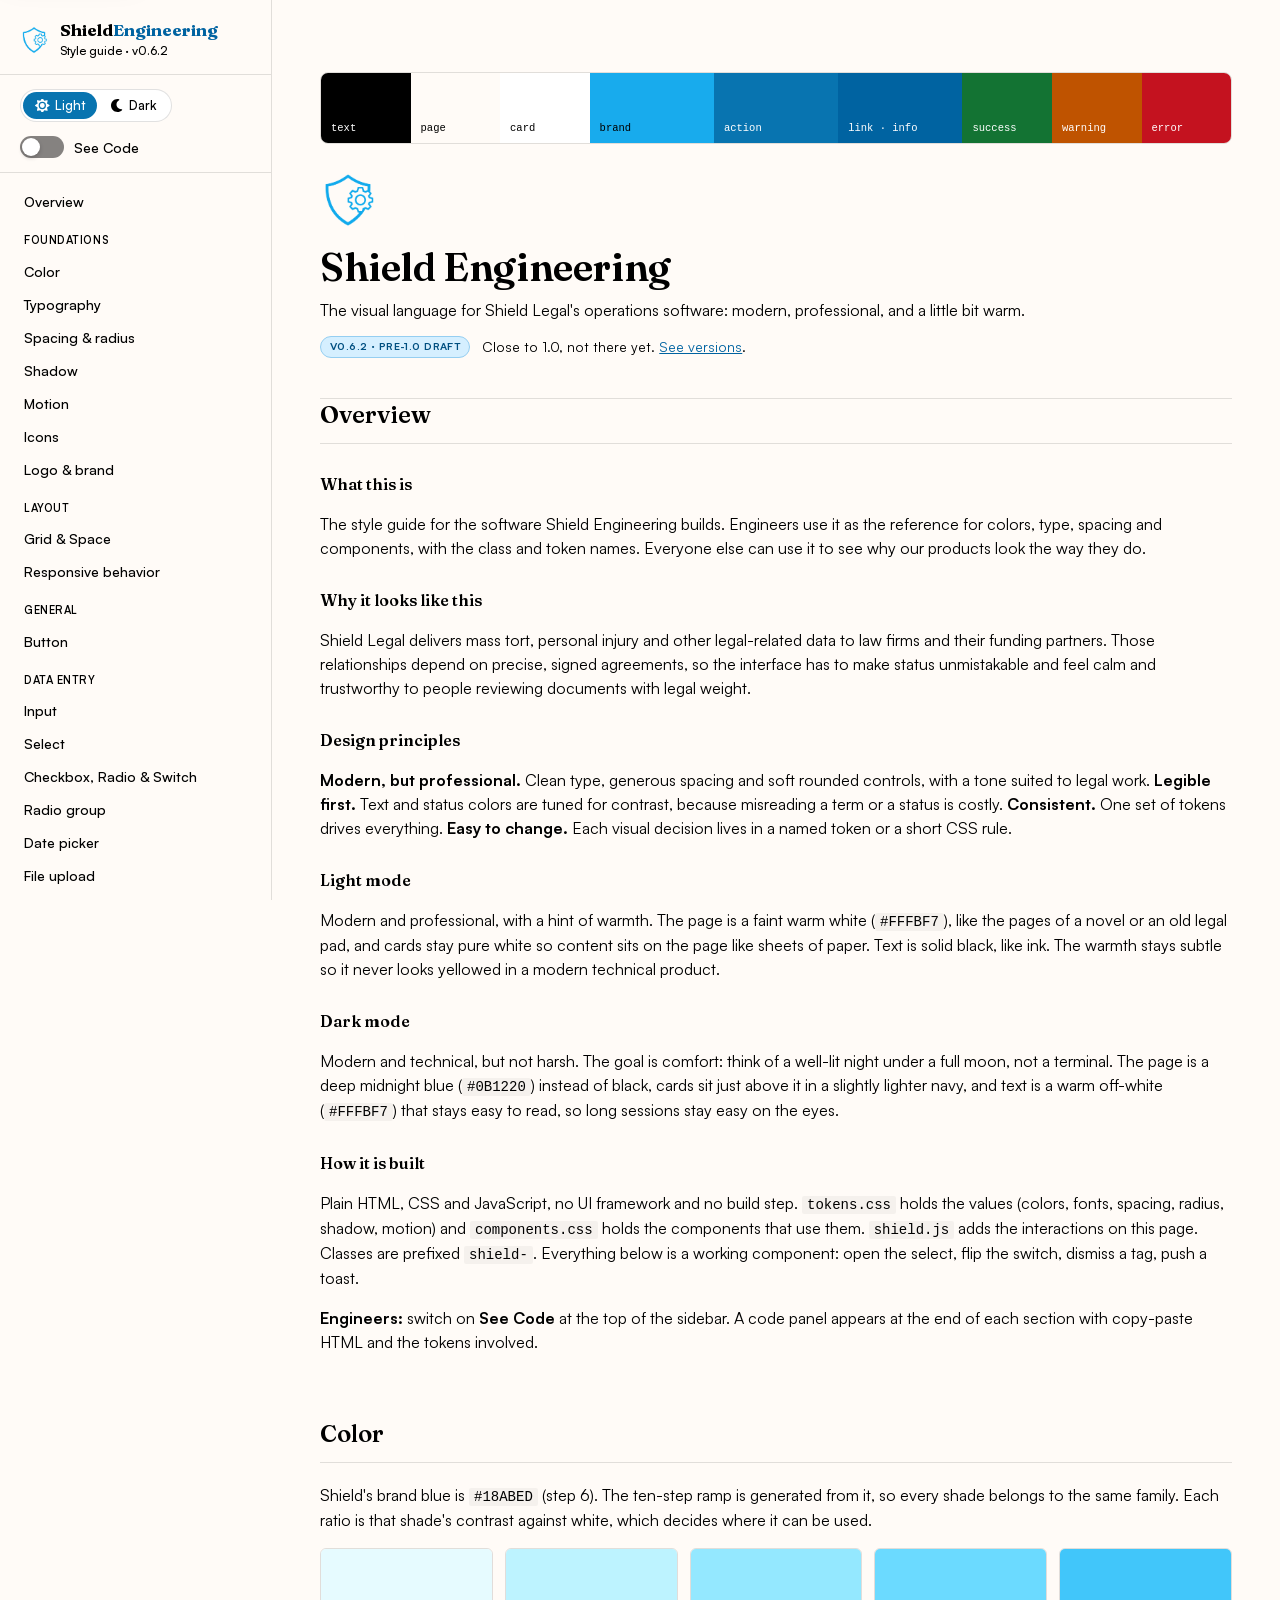
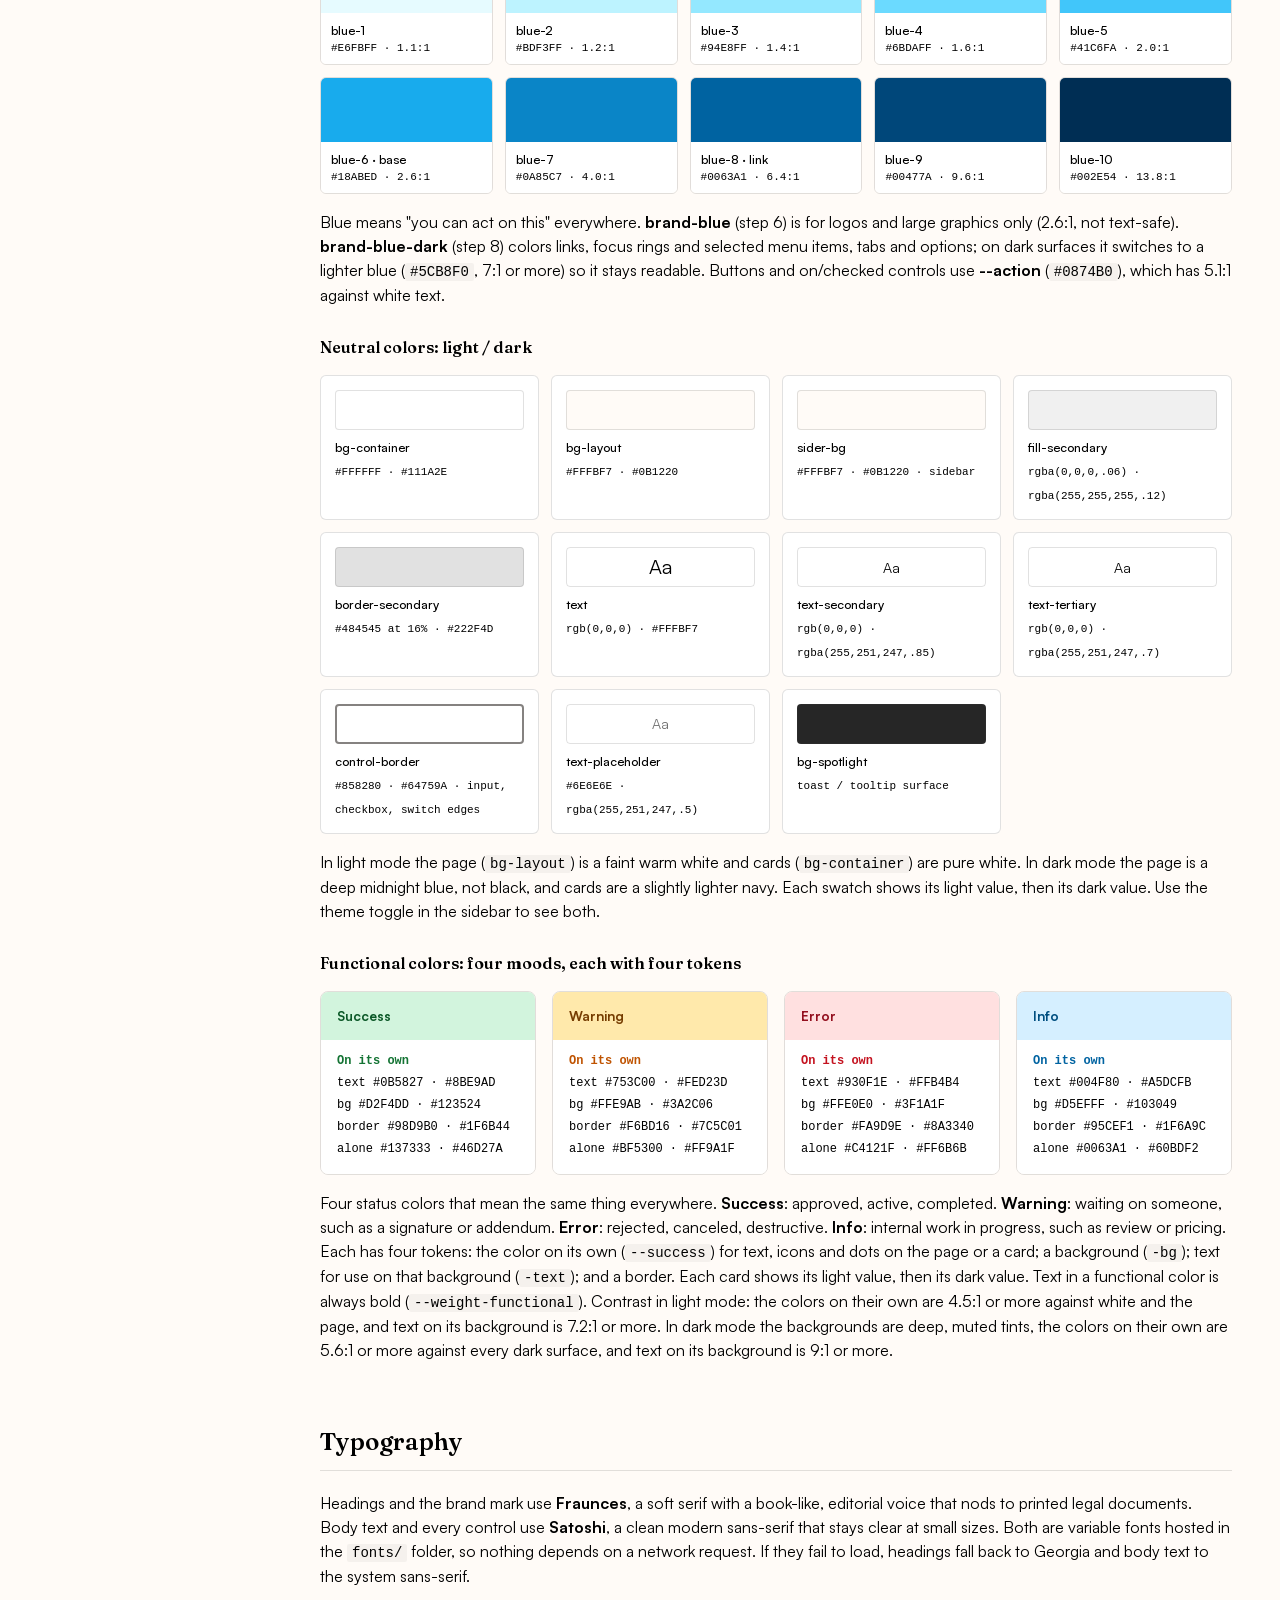
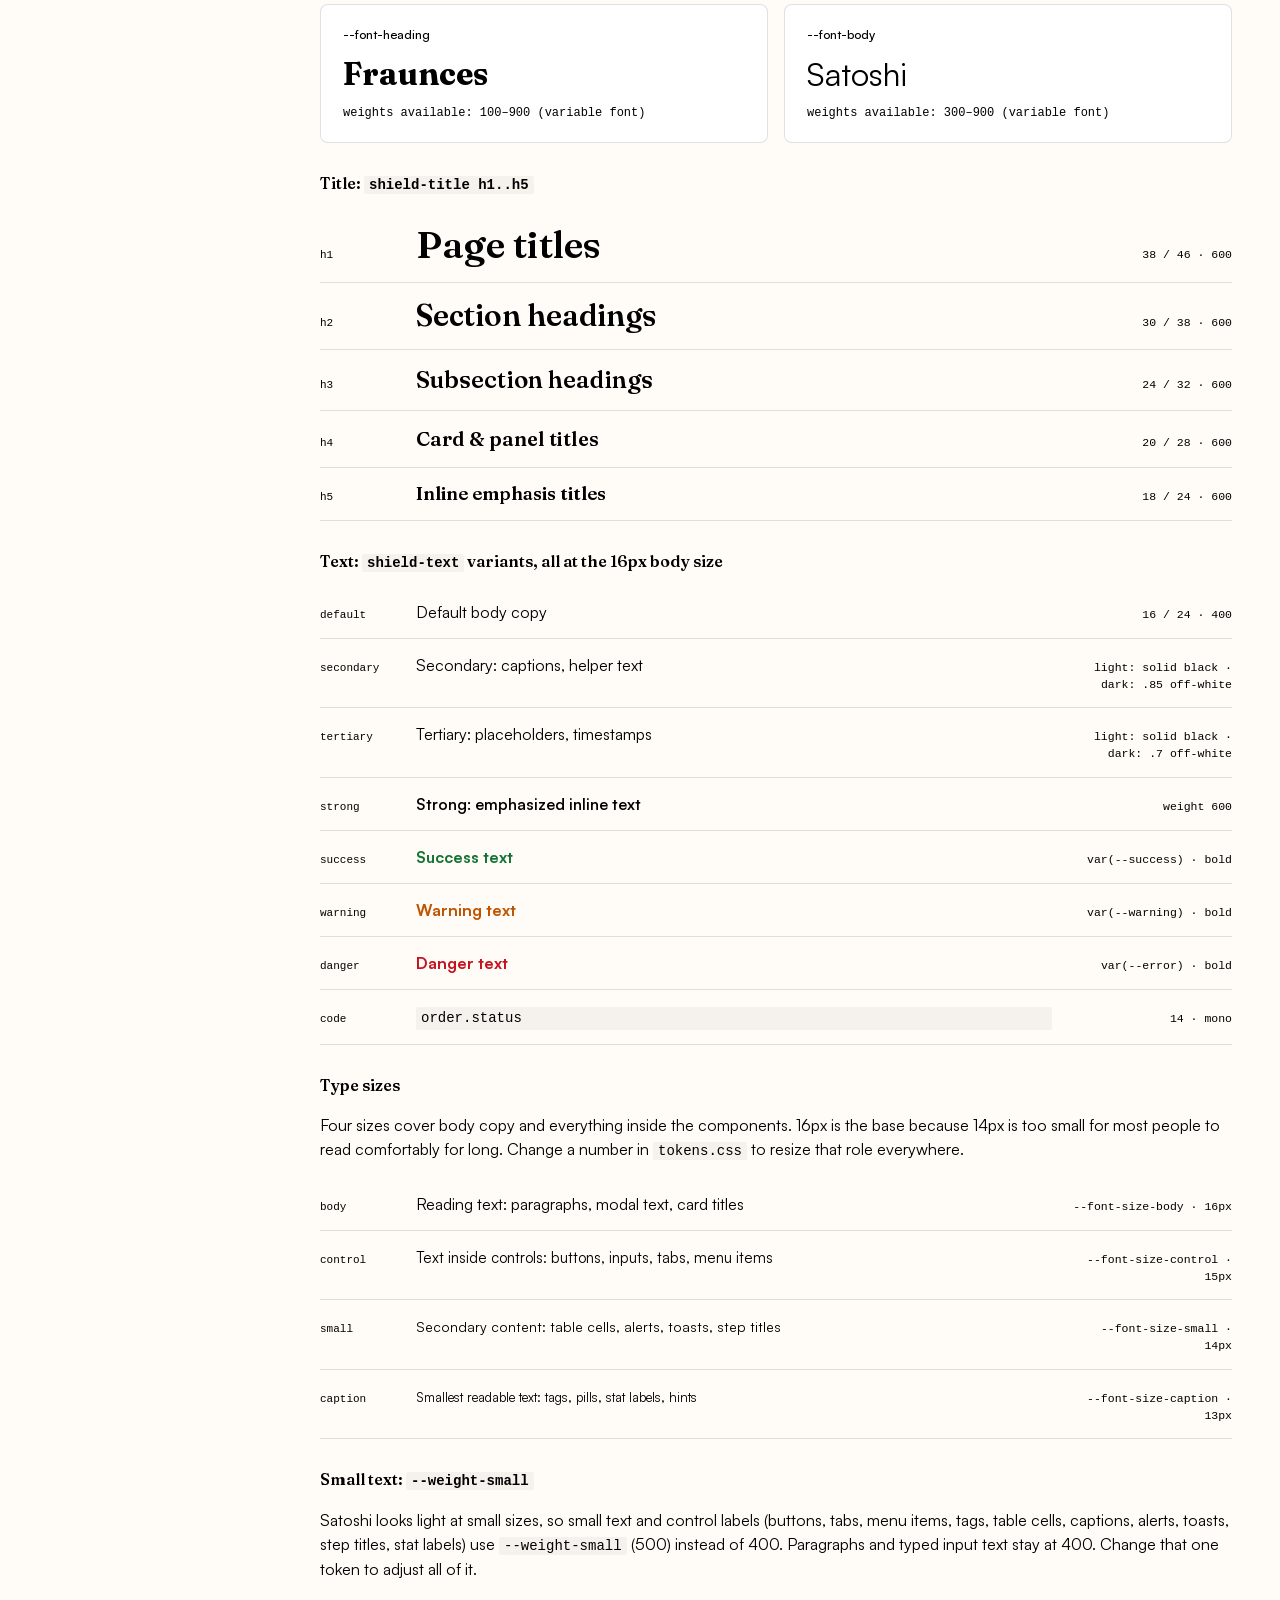
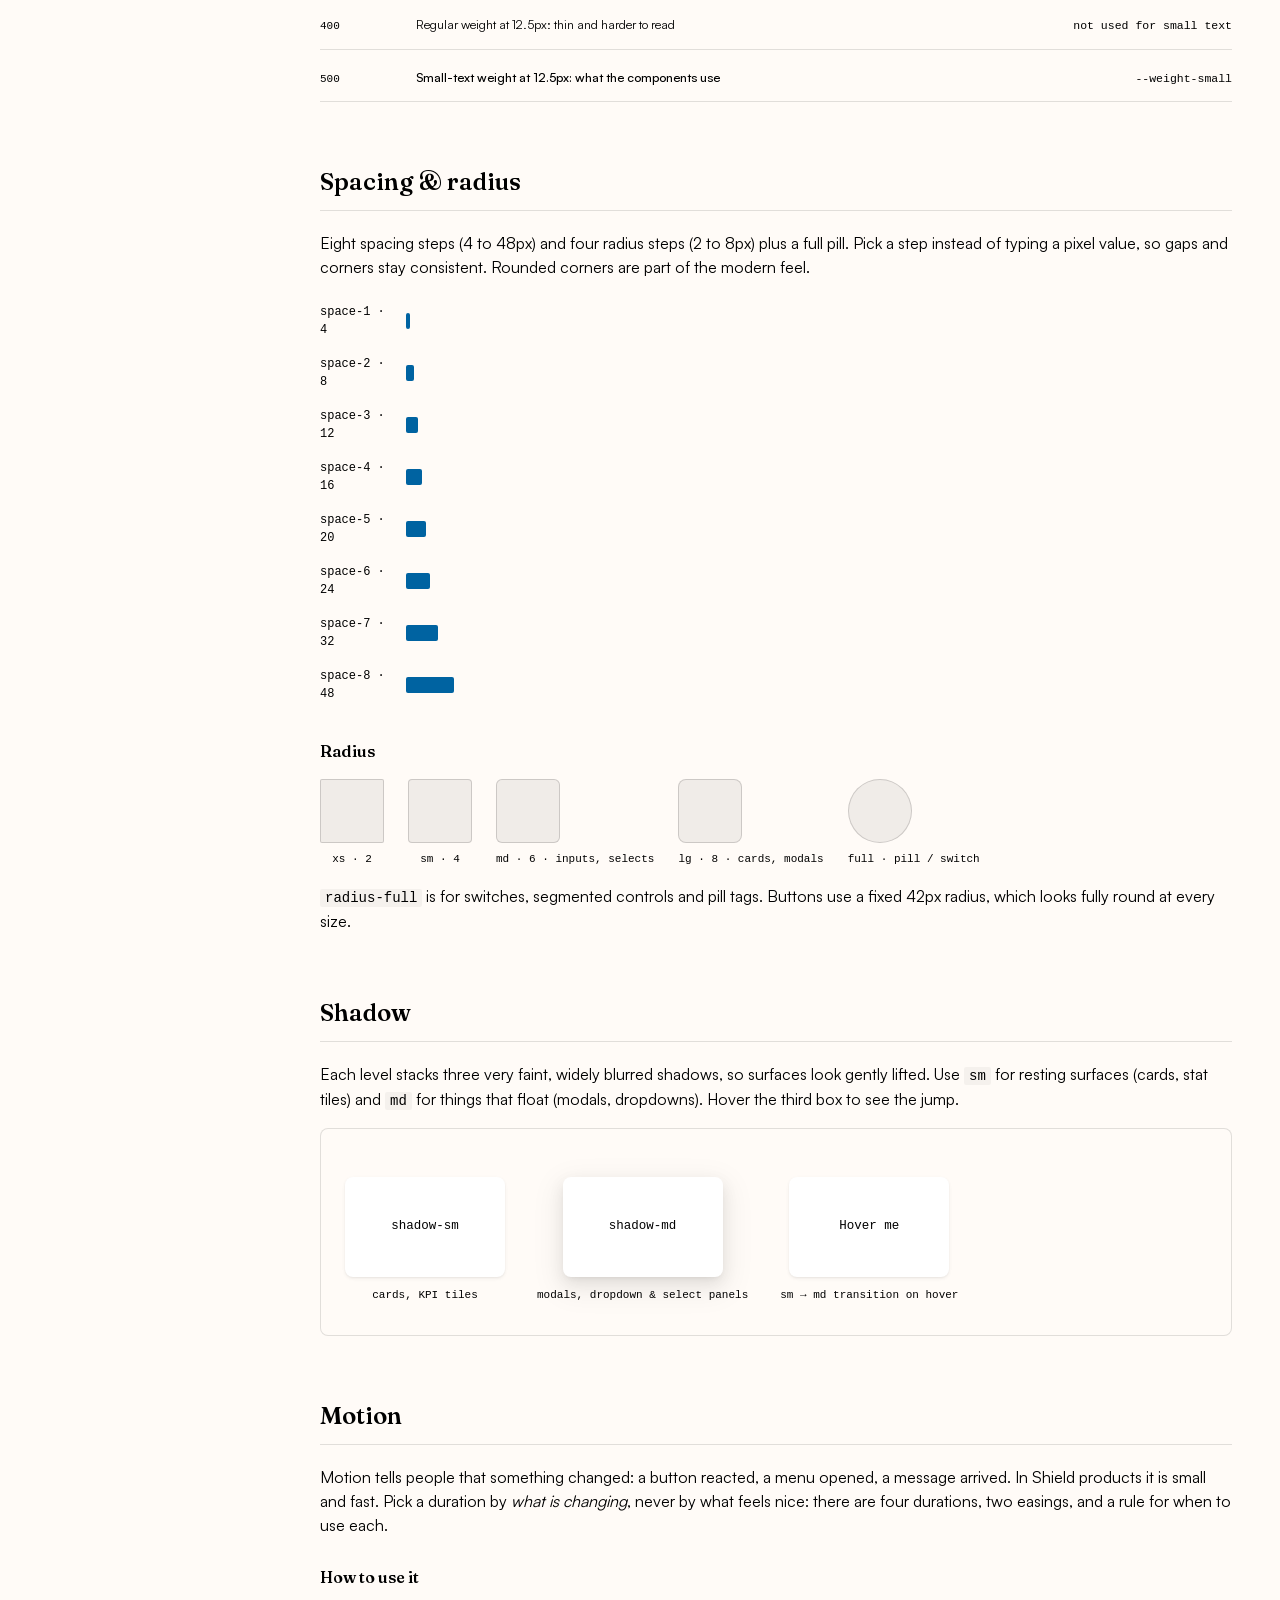
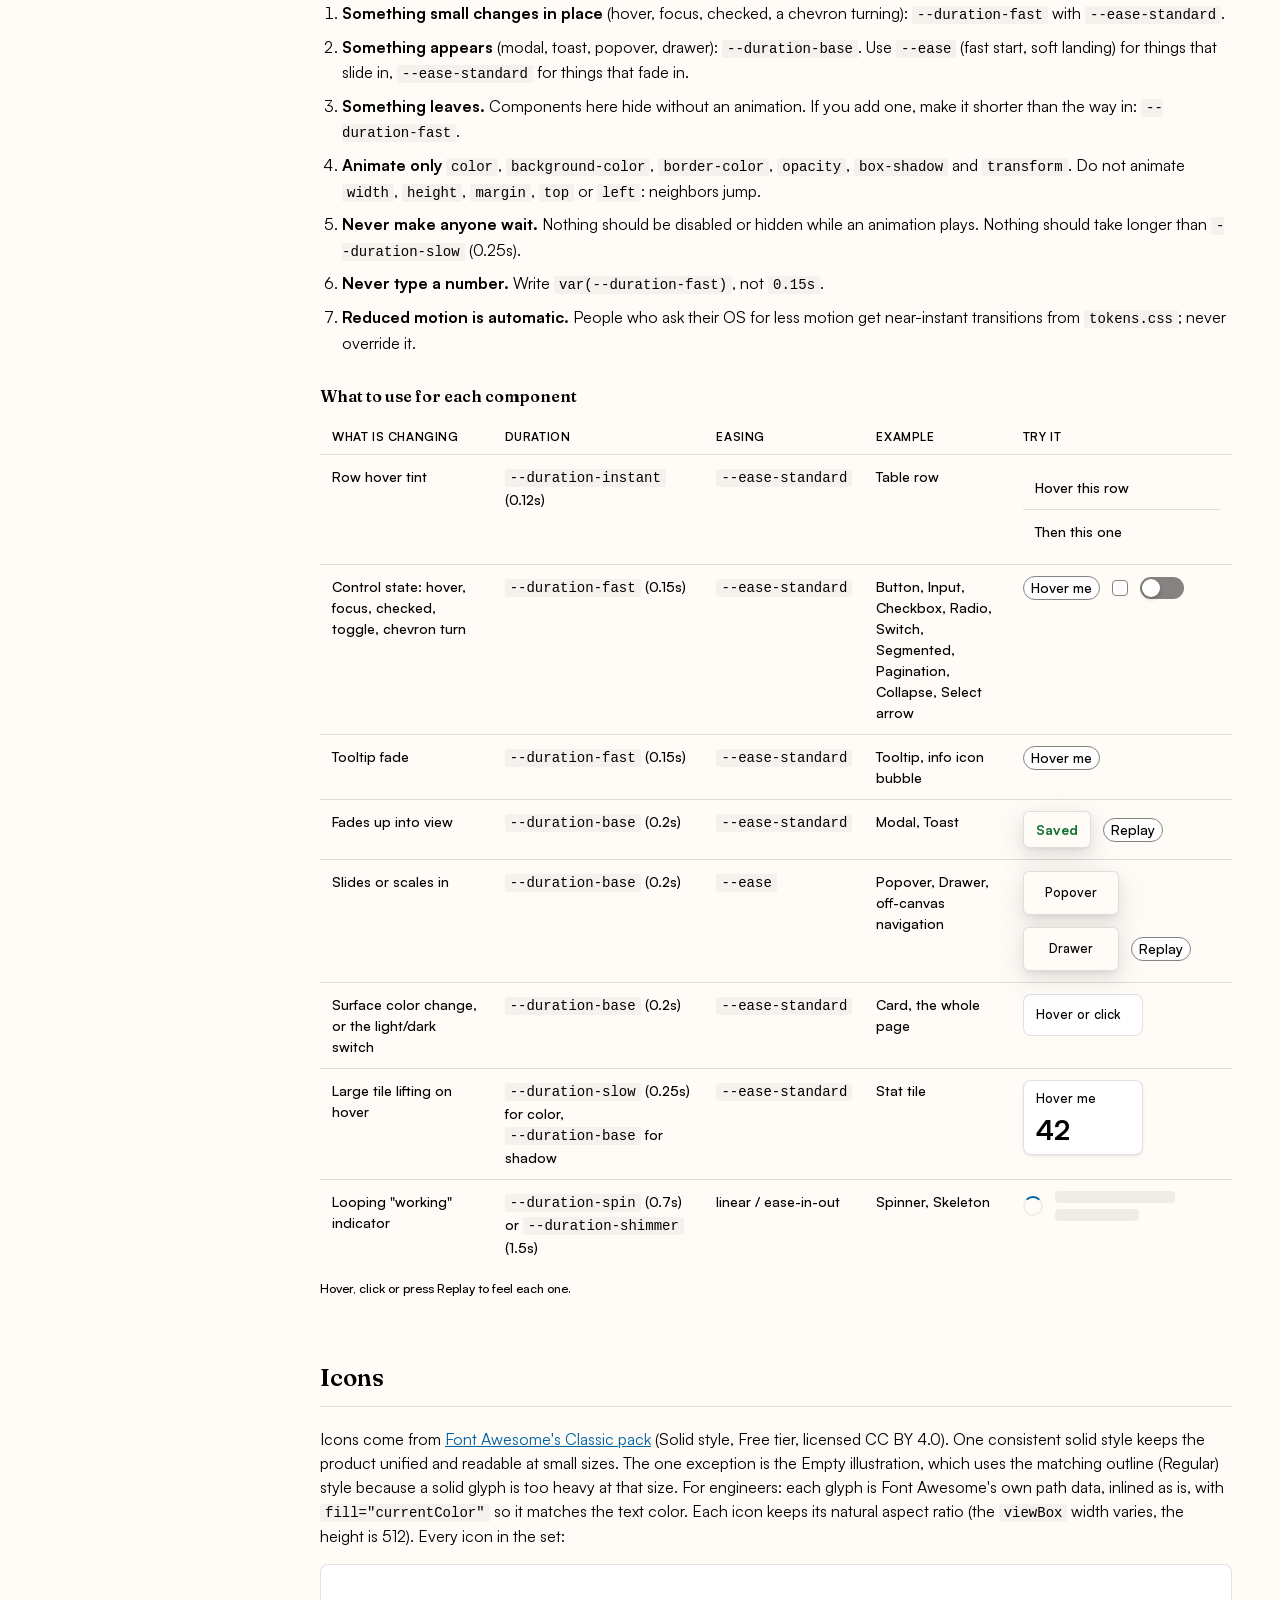
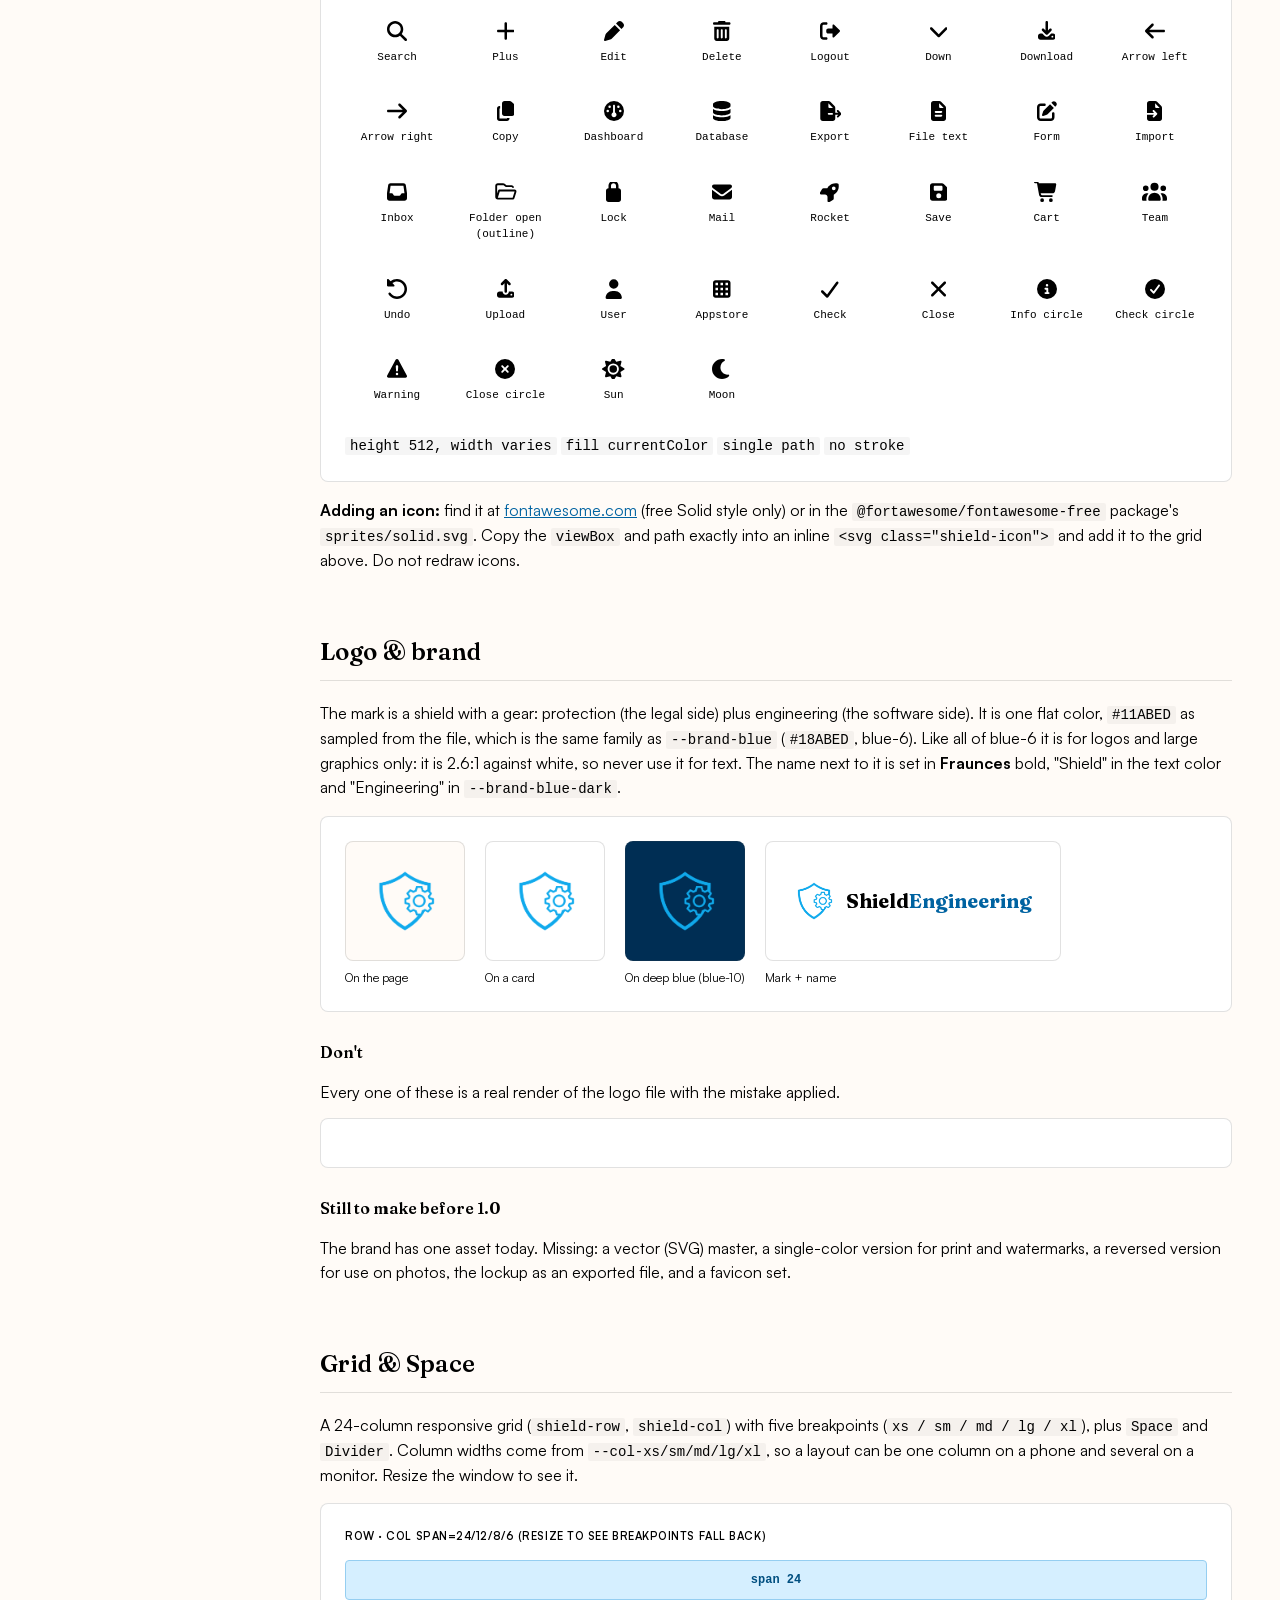
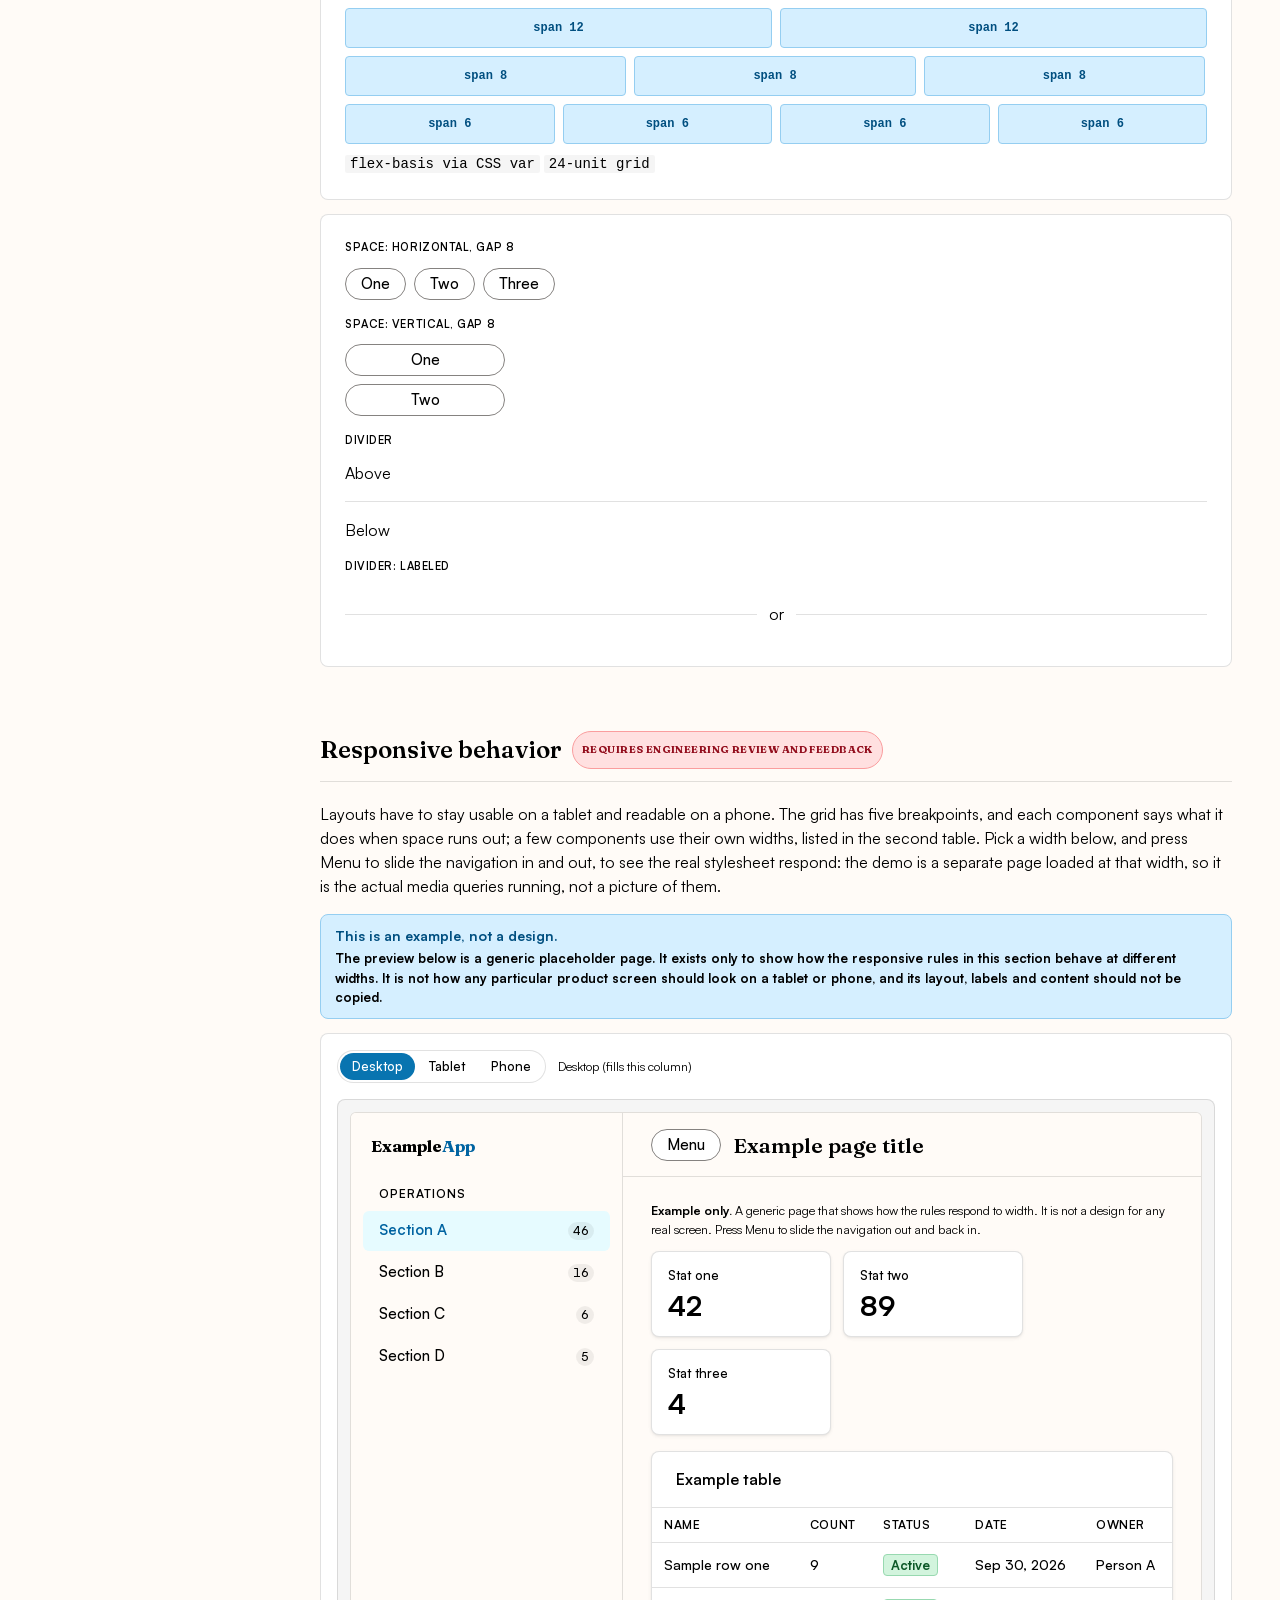
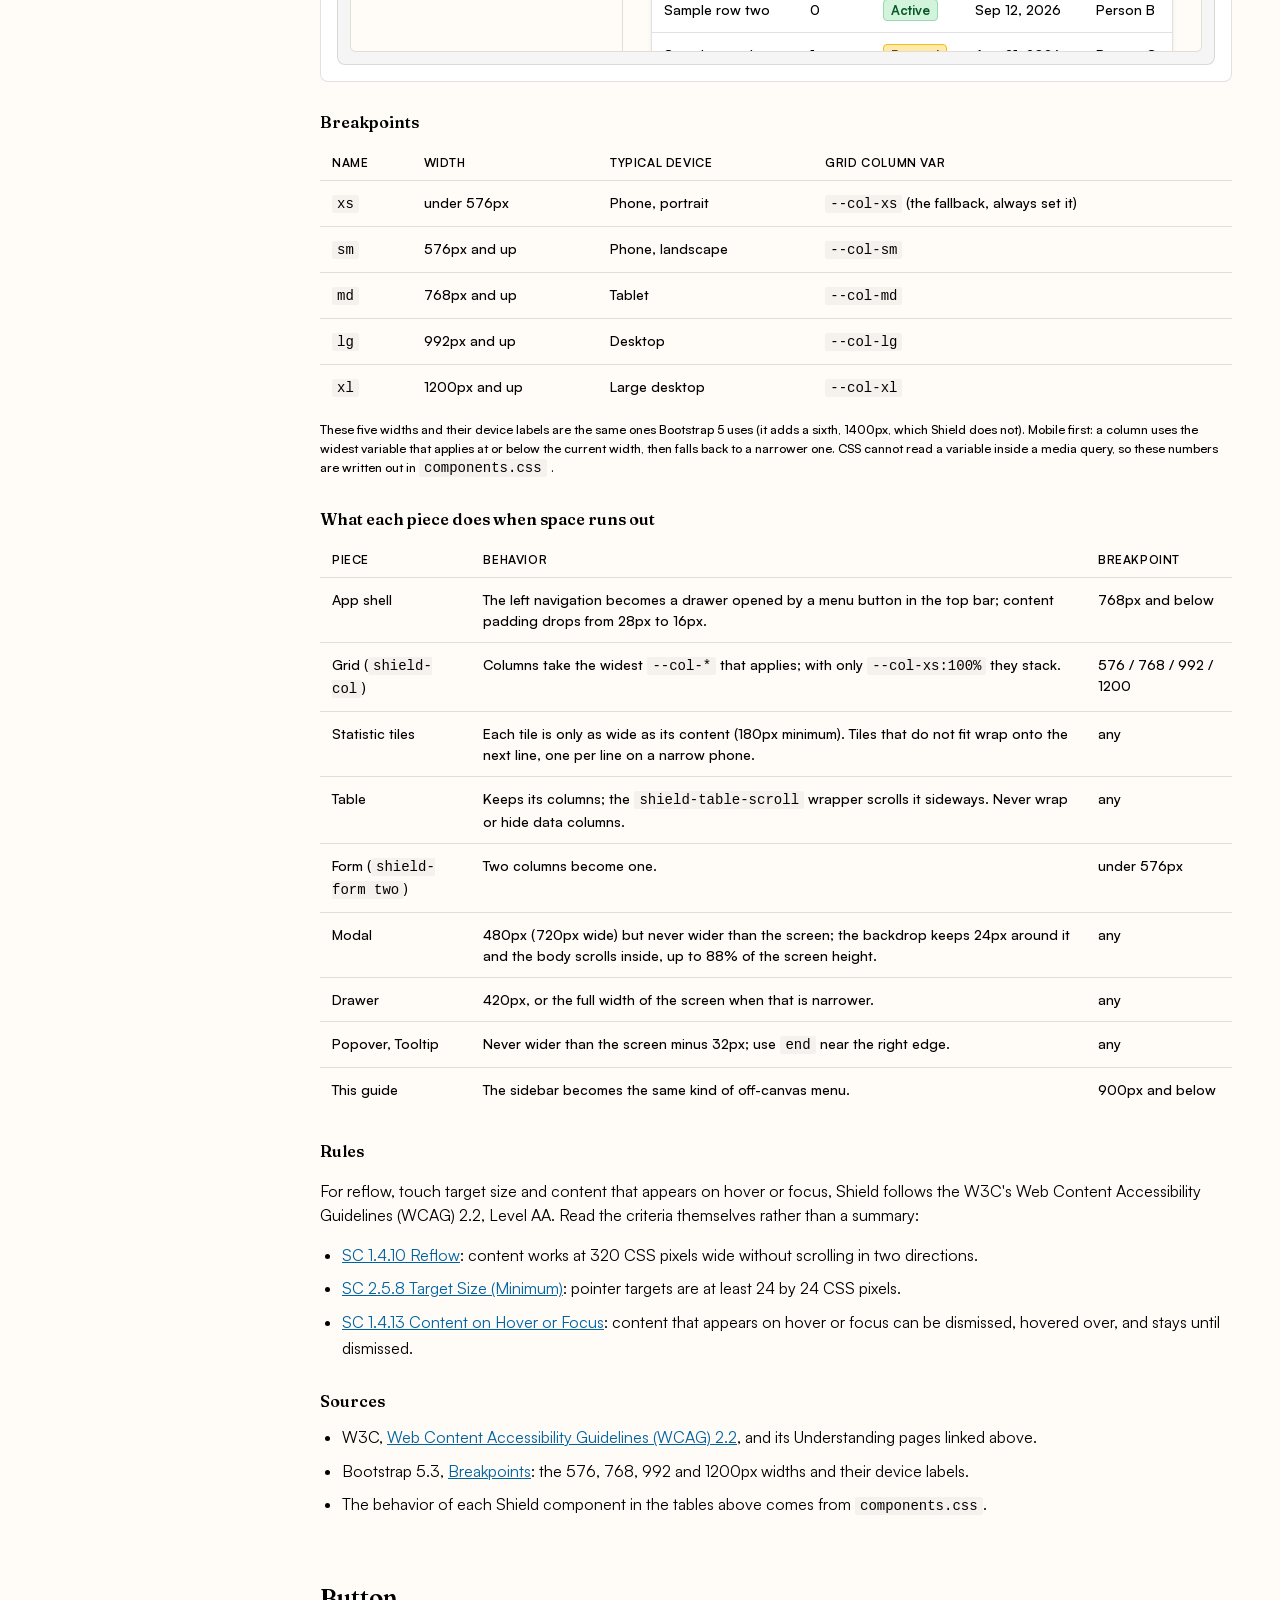
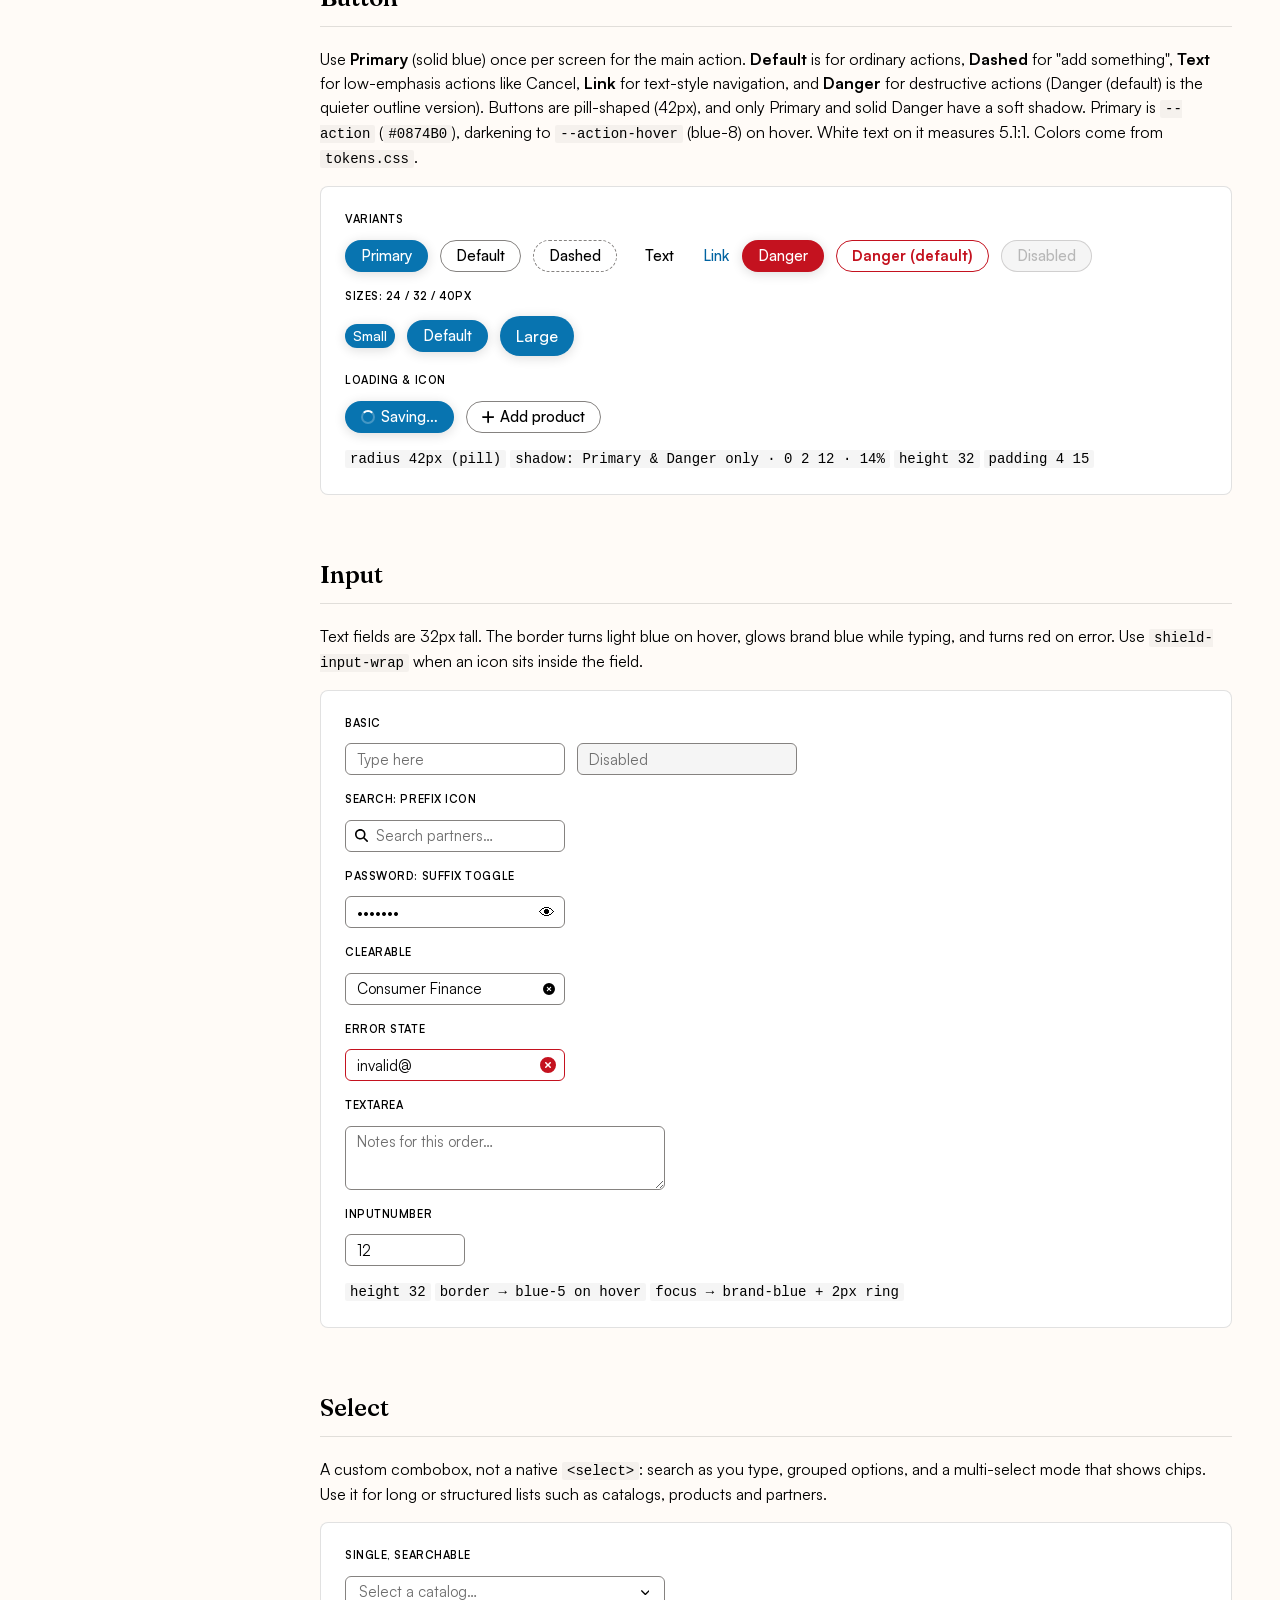
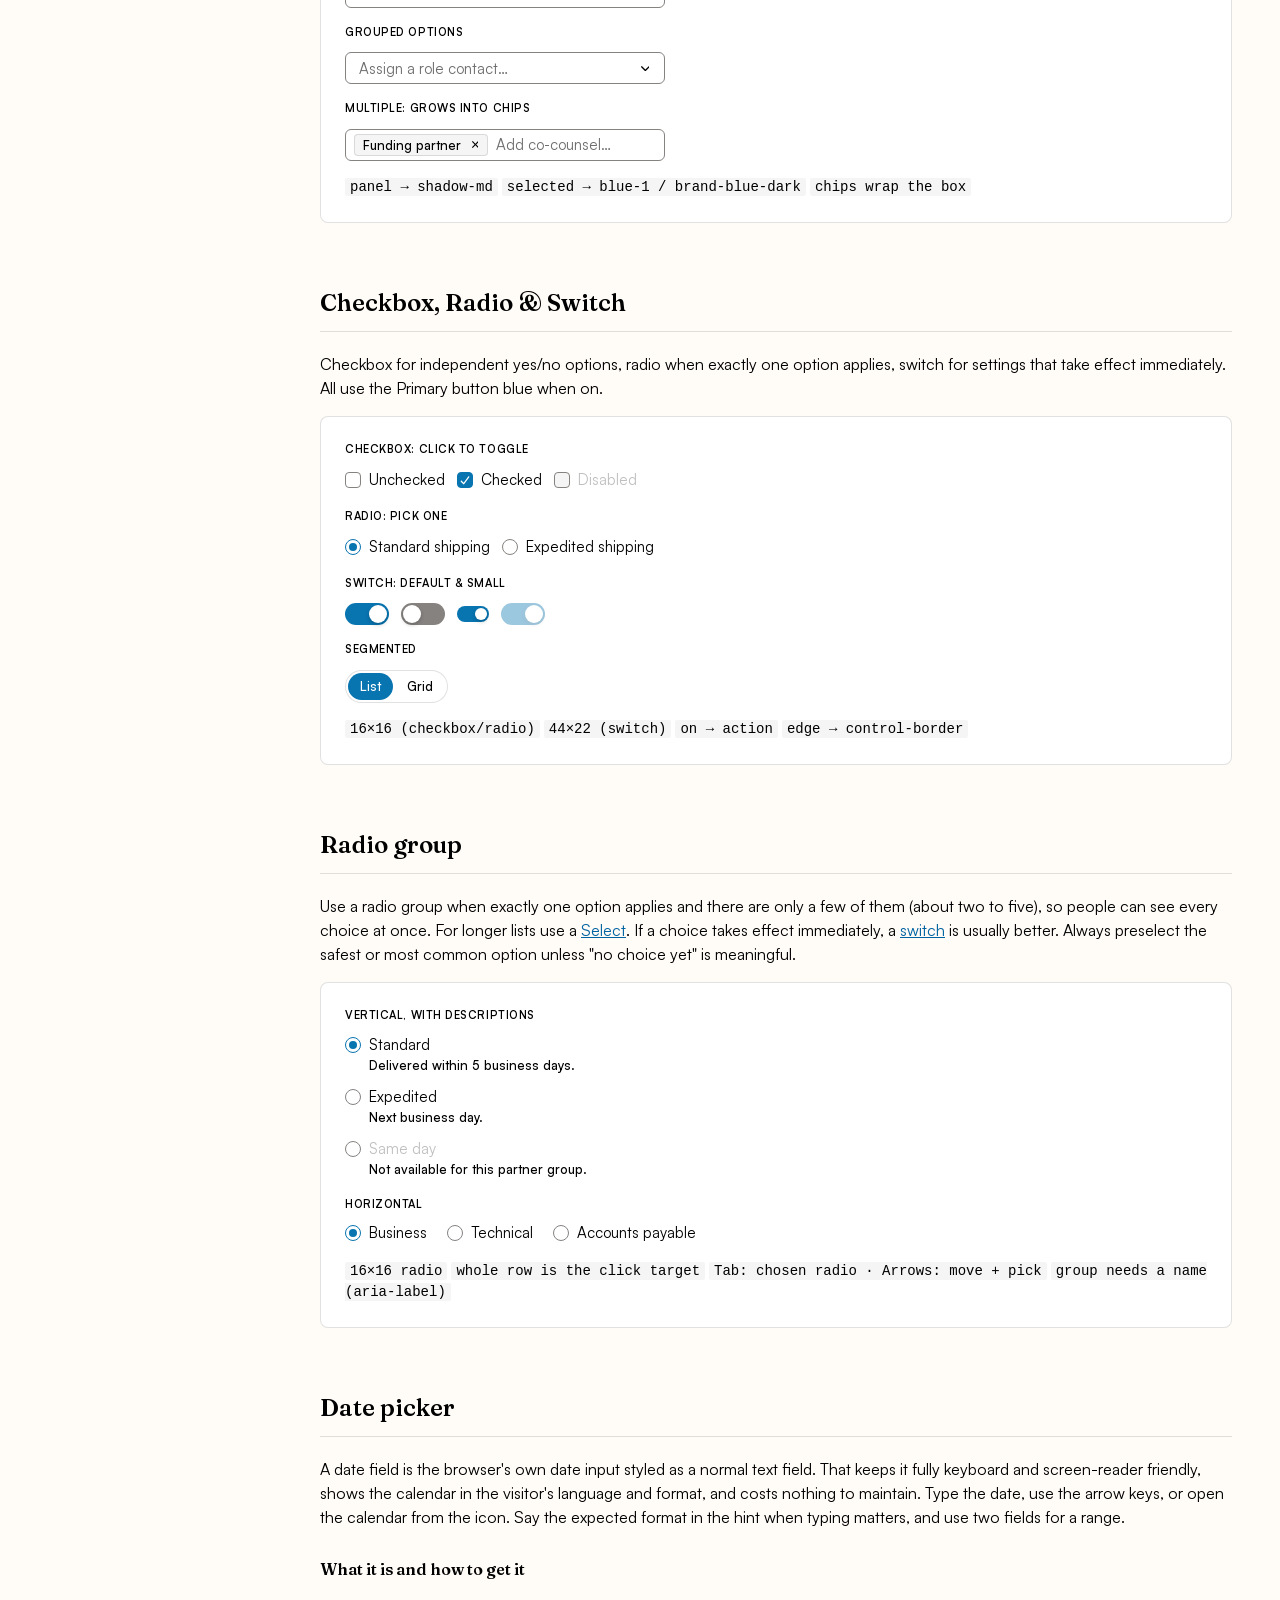
<file: index.html>
<!doctype html>
<html lang="en">
<head>
<meta charset="utf-8">
<title>Shield Engineering Style Guide</title>
<meta name="viewport" content="width=device-width, initial-scale=1">
<link rel="stylesheet" href="fonts.css">
<link rel="stylesheet" href="tokens.css">
<link rel="stylesheet" href="components.css">
<style>
/* ---- page-specific layout (the style guide's own chrome, not shipped component styles) ---- */
.shell{display:flex;min-height:100vh}
.side{width:272px;flex-shrink:0;background:var(--sider-bg);border-right:1px solid var(--border-secondary);position:sticky;top:0;height:100vh;overflow-y:auto;overflow-x:hidden}
.side-brand{padding:20px 20px 14px;border-bottom:1px solid var(--border-secondary);display:flex;align-items:center;gap:12px}
.side-brand .brand-logo{width:28px;height:28px;flex-shrink:0}
.side-brand .mark{font-family:var(--font-heading);font-size:17px;line-height:1.15;font-weight:700;color:var(--text);white-space:nowrap}
.side-brand .mark span{color:var(--brand-blue-dark)}
.side-brand .sub{display:block;font-size:12px;color:var(--text-tertiary);margin-top:2px;font-weight:var(--weight-small);text-decoration:none}
.side-brand a.sub:hover{color:var(--brand-blue-dark);text-decoration:underline}
a.live-badge{text-decoration:none}
a.live-badge:hover{text-decoration:underline}
#versions td:nth-child(1),#versions td:nth-child(2){white-space:nowrap}
.side-theme{padding:14px 20px;border-bottom:1px solid var(--border-secondary)}
.side-nav{padding:12px}
.side-nav .grp{font-size:11px;font-weight:600;letter-spacing:.05em;text-transform:uppercase;color:var(--text-tertiary);padding:14px 12px 6px}
.side-nav a{display:block;padding:6px 12px;border-radius:var(--radius-md);font-size:var(--font-size-small);color:var(--text-secondary);text-decoration:none;font-weight:var(--weight-small)}
.side-nav a:hover{background:var(--fill-secondary);color:var(--text)}
.main{flex:1;min-width:0;max-width:1040px;margin:0 auto;padding:56px 48px 120px}
@media (max-width: 900px){.main{padding:32px 24px 80px}}
section{margin-bottom:64px;scroll-margin-top:24px}
section > h2{font-family:var(--font-heading);font-size:24px;line-height:32px;padding-bottom:12px;border-bottom:1px solid var(--border-secondary);margin-bottom:20px;display:flex;align-items:center;gap:10px}
section p.lede{font-size:var(--font-size-body);color:var(--text-secondary)}
h3.sub{font-family:var(--font-heading);font-size:16px;margin:28px 0 12px;color:var(--text)}
.live-badge{font-size:10.5px;font-weight:700;letter-spacing:.04em;text-transform:uppercase;color:var(--success-text);background:var(--success-bg);border:1px solid var(--success-border);border-radius:var(--radius-full);padding:2px 9px}
.live-badge.new{color:var(--info-text);background:var(--info-bg);border-color:var(--info-border)}
.live-badge.review{color:var(--error-text);background:var(--error-bg);border-color:var(--error-border)}

/* ---- cover ---- */
.cover{padding:16px 0 40px;border-bottom:1px solid var(--border-secondary)}
.cover .swatches{display:flex;height:72px;border-radius:var(--radius-lg);overflow:hidden;margin-bottom:28px;border:1px solid var(--border-secondary)}
.cover .swatches div{display:flex;align-items:flex-end;padding:8px 10px;font-family:var(--font-mono);font-size:10.5px;line-height:1.2;min-width:0;white-space:nowrap;overflow:hidden}
.cover .cover-logo{width:56px;height:56px;display:block;margin-bottom:16px}
.cover h1{font-family:var(--font-heading);font-size:40px;line-height:1.15;letter-spacing:-.01em}
.cover .tagline{font-size:var(--font-size-body);color:var(--text-secondary);margin-top:8px}

/* ---- swatch grids ---- */
.ramp{display:grid;grid-template-columns:repeat(5,1fr);gap:var(--space-3);margin:16px 0}
.sw{border-radius:var(--radius-md);overflow:hidden;border:1px solid var(--border-secondary)}
.sw .fill{height:64px}
.sw .meta{padding:8px 10px;background:var(--bg-container)}
.sw .meta b{display:block;font-size:12.5px;font-weight:var(--weight-small)}
.sw .meta span{display:block;font-size:11px;color:var(--text-tertiary);font-family:var(--font-mono)}
.neutral-grid{display:grid;grid-template-columns:repeat(4,1fr);gap:var(--space-3);margin:16px 0}
.n-sw{border:1px solid var(--border-secondary);border-radius:var(--radius-md);padding:14px;background:var(--bg-container)}
.n-sw .chip{width:100%;height:40px;border-radius:var(--radius-sm);border:1px solid var(--border-secondary);margin-bottom:8px}
.n-sw b{font-size:12.5px;display:block;font-weight:var(--weight-small)}
.n-sw span{font-size:11px;color:var(--text-tertiary);font-family:var(--font-mono)}
.func-row{display:grid;grid-template-columns:repeat(4,1fr);gap:var(--space-4);margin:16px 0}
.func-card{border-radius:var(--radius-lg);overflow:hidden;border:1px solid var(--border-secondary)}
.func-card .head{padding:14px 16px;font-weight:var(--weight-functional);font-size:13.5px}
.func-card .body{padding:10px 16px 14px;font-size:12px;font-family:var(--font-mono);background:var(--bg-container);color:var(--text-tertiary)}
.func-card .body div{padding:2px 0}
.sidebar-swatch{border-radius:var(--radius-lg);background:var(--sider-bg);padding:16px 18px;margin:16px 0;display:flex;flex-wrap:wrap;gap:24px}
.sidebar-swatch .item{font-size:12px;font-family:var(--font-mono)}
.sidebar-swatch .item b{display:block;font-family:var(--font-body);font-size:12.5px;margin-bottom:6px;font-weight:var(--weight-small)}

/* ---- type scale ---- */
.type-row{display:flex;align-items:baseline;gap:20px;padding:14px 0;border-bottom:1px solid var(--border-secondary)}
.type-row:last-child{border-bottom:none}
.type-row .tagcell{width:76px;flex-shrink:0;font-size:11px;font-family:var(--font-mono);color:var(--text-tertiary);padding-top:6px}
.type-row .sample{flex:1}
.type-row .meta{width:160px;flex-shrink:0;font-size:11.5px;color:var(--text-tertiary);text-align:right;font-family:var(--font-mono);padding-top:6px}
.font-cards{display:grid;grid-template-columns:1fr 1fr;gap:var(--space-4);margin:16px 0}
.font-card{border:1px solid var(--border-secondary);border-radius:var(--radius-lg);padding:20px 22px;background:var(--bg-container)}
.font-card .sample{font-size:32px;margin:6px 0}
.font-card .weights{font-size:12px;color:var(--text-tertiary);font-family:var(--font-mono)}

/* ---- spacing / radius / shadow ---- */
.scale-row{display:flex;align-items:center;gap:16px;padding:8px 0}
.scale-row .bar{background:var(--brand-blue-dark);border-radius:2px;height:16px}
.scale-row .lbl{width:70px;font-family:var(--font-mono);font-size:12px;color:var(--text-secondary)}
.radius-row{display:flex;gap:24px;align-items:flex-end;margin:16px 0;flex-wrap:wrap}
.radius-row div{text-align:center}
.radius-row .box{width:64px;height:64px;background:var(--fill-secondary);border:1px solid var(--border)}
.radius-row span{display:block;font-size:11px;font-family:var(--font-mono);color:var(--text-tertiary);margin-top:8px}
.shadow-row{display:flex;gap:32px;margin:24px 0 8px;flex-wrap:wrap}
.shadow-col{display:flex;flex-direction:column;align-items:center;gap:10px}
.shadow-box{width:160px;height:100px;background:var(--bg-container);border-radius:var(--radius-lg);display:flex;align-items:center;justify-content:center;text-align:center;padding:12px;box-sizing:border-box;font-size:12.5px;color:var(--text-secondary);font-family:var(--font-mono)}
.shadow-box.shadow-hover{color:var(--text-tertiary);box-shadow:var(--shadow-sm);transition:box-shadow .2s ease,color .2s ease;cursor:default}
.shadow-box.shadow-hover:hover{box-shadow:var(--shadow-md);color:var(--text-secondary)}
.shadow-caption{font-size:11px;color:var(--text-tertiary);font-family:var(--font-mono);text-align:center}

/* ---- icon grid ---- */
.icon-grid{display:grid;grid-template-columns:repeat(auto-fill,minmax(96px,1fr));gap:4px;margin:16px 0}
.icon-cell{display:flex;flex-direction:column;align-items:center;gap:8px;padding:16px 8px;border-radius:var(--radius-md);color:var(--text-secondary)}
.icon-cell:hover{background:var(--fill-secondary);color:var(--brand-blue-dark)}
.icon-cell span{font-size:11px;font-family:var(--font-mono);text-align:center;color:var(--text-tertiary)}

/* ---- layout demo ---- */
.grid-demo{display:flex;flex-wrap:wrap;gap:8px;width:100%}
.grid-block{background:var(--info-bg);border:1px solid var(--info-border);color:var(--info-text);font-weight:var(--weight-functional);border-radius:var(--radius-sm);padding:10px;text-align:center;font-size:12px;font-family:var(--font-mono);box-sizing:border-box}
.g-24{flex:0 0 100%}
.g-12{flex:0 0 calc(50% - 4px)}
.g-8{flex:0 0 calc(33.333% - 6px)}
.g-6{flex:0 0 calc(25% - 6px)}
@media (max-width: 700px){.g-12,.g-8,.g-6{flex:0 0 100%}}

/* ---- component demo shells ---- */
.demo{border:1px solid var(--border-secondary);border-radius:var(--radius-lg);background:var(--bg-container);padding:24px;margin:14px 0;position:relative}
.demo-row{display:flex;align-items:center;gap:12px;flex-wrap:wrap;margin-bottom:16px}
.demo-row:last-child{margin-bottom:0}
.demo-row.stack{align-items:stretch;flex-direction:column;gap:10px}
.demo-label{font-size:11px;font-weight:600;letter-spacing:.05em;text-transform:uppercase;color:var(--text-tertiary);width:100%}
.spec{font-size:12.5px;color:var(--text-tertiary);margin-top:10px;font-weight:var(--weight-small)}
.spec code{margin-right:4px}
.field{width:220px}
.field-wide{width:320px}

/* ---- See Code (guide chrome: the switch and the code panels) ---- */
.side-engineer{display:flex;align-items:center;gap:10px;margin-top:14px;font-size:var(--font-size-small);font-weight:var(--weight-small)}
.side-engineer label{cursor:pointer;color:var(--text)}
.sg-code{display:none;margin-top:20px;border:1px solid var(--border-secondary);border-radius:var(--radius-lg);background:var(--bg-container);overflow:hidden}
:root[data-engineer="on"] .sg-code{display:block}
.sg-code-bar{display:flex;align-items:center;gap:12px;flex-wrap:wrap;padding:10px 12px;border-bottom:1px solid var(--border-secondary)}
.sg-code-bar .sg-copy{margin-left:auto}
.sg-pane{margin:0;padding:14px 16px;overflow:auto;max-height:440px;font-family:var(--font-mono);font-size:12.5px;line-height:1.6;background:var(--fill-quaternary);color:var(--text);white-space:pre;tab-size:2}
.sg-pane[hidden]{display:none}
.sg-pane code{background:none;padding:0;font-size:inherit}

/* ---- cover version note, mobile top bar ---- */
.cover-meta{display:flex;align-items:center;gap:12px;flex-wrap:wrap;margin-top:14px;font-size:var(--font-size-small);color:var(--text-secondary)}
.m-top,.m-scrim{display:none}
.m-top .mark{font-family:var(--font-heading);font-size:17px;font-weight:700;color:var(--text)}
.m-top .mark span{color:var(--brand-blue-dark)}
@media (max-width: 900px){
  .shell{display:block}
  .side{position:fixed;left:0;top:0;z-index:var(--z-drawer);max-width:85vw;transform:translateX(-100%);visibility:hidden;transition:transform var(--duration-base) var(--ease),visibility 0s linear var(--duration-base)}
  body.nav-open .side{transform:none;visibility:visible;transition-delay:0s;box-shadow:var(--shadow-md)}
  body.nav-open .m-scrim{display:block;position:fixed;inset:0;z-index:calc(var(--z-drawer) - 1);background:var(--scrim)}
  .m-top{display:flex;align-items:center;gap:12px;position:sticky;top:0;z-index:5;height:56px;padding:0 16px;background:var(--sider-bg);border-bottom:1px solid var(--border-secondary)}
}
@media (max-width: 700px){
  .ramp{grid-template-columns:repeat(2,1fr) !important}
  .neutral-grid,.func-row{grid-template-columns:repeat(2,1fr)}
  .font-cards{grid-template-columns:1fr}
  .type-row .meta{display:none}
}
.main:focus{outline:none}
.main{overflow-x:clip} /* hidden tooltips and popovers are positioned past the edge; clip them so they never create a sideways scrollbar */
.main code{overflow-wrap:anywhere}


.sg-steps-list{margin:0 0 8px;padding-left:22px;color:var(--text-secondary);font-size:var(--font-size-body);line-height:1.6}
.sg-steps-list li{margin-bottom:8px}
/* ---- motion "Try it" cells: small live examples next to each row of the table ---- */
.sg-try{display:flex;align-items:center;gap:12px;flex-wrap:wrap;min-width:190px}
.sg-try .shield-table{min-width:150px;margin:0}
.sg-try .shield-toast{min-width:0;padding:7px 12px}
.sg-try .shield-stat{padding:8px 12px;min-width:120px}
.sg-try-card{width:120px;padding:10px 12px;font-size:var(--font-size-caption);cursor:pointer;color:var(--text-secondary)}
.sg-try-card.sg-try-alt,.sg-try-card:hover{background:var(--info-bg);border-color:var(--info-border);color:var(--info-text);font-weight:var(--weight-functional)}
.sg-try-panel{width:96px;height:44px;border:1px solid var(--border-secondary);border-radius:var(--radius-md);background:var(--bg-elevated);box-shadow:var(--shadow-md);display:flex;align-items:center;justify-content:center;font-size:var(--font-size-caption);color:var(--text-secondary)}
.sg-try-pop{animation:fadeUp var(--duration-base) var(--ease) both}
.sg-try-drawer{animation:drawerIn var(--duration-base) var(--ease) both}
.sg-try-skel{display:flex;flex-direction:column;gap:6px;width:120px}
#motion .shield-table td code{white-space:nowrap}
/* the tooltip bubble would be clipped by the scrolling wrapper, so on wide screens let it overflow */
@media (min-width: 1000px){#motion .shield-table-scroll{overflow:visible}}

/* ---- logo section ---- */
.sg-logo-row{display:flex;flex-wrap:wrap;gap:20px;align-items:flex-start}
.sg-logo-cell{display:flex;flex-direction:column;gap:8px;font-size:12px;color:var(--text-tertiary);max-width:220px}
.sg-logo-cell b{color:var(--error);font-weight:var(--weight-functional)}
.sg-logo-stage{display:flex;align-items:center;justify-content:center;gap:12px;min-width:120px;height:120px;padding:16px;border:1px solid var(--border-secondary);border-radius:var(--radius-lg);background:var(--bg-container)}
.sg-logo-cell.wide{max-width:none}
.sg-logo-stage.lockup{min-width:230px;padding:16px 28px;box-sizing:border-box}
.sg-logo-stage.lockup img{flex-shrink:0}
.sg-logo-stage.lockup .mark{white-space:nowrap}
.sg-logo-stage .mark{font-family:var(--font-heading);font-size:20px;line-height:1.15;font-weight:700;color:var(--text)}
.sg-logo-stage .mark span{color:var(--brand-blue-dark)}


/* ---- responsive demo frame ---- */
.sg-frame-wrap{display:flex;justify-content:center;overflow:auto;padding:12px;border:1px solid var(--border-secondary);border-radius:var(--radius-lg);background:var(--fill-tertiary)}
.sg-frame-wrap iframe{height:540px;max-width:100%;border:1px solid var(--border-secondary);border-radius:var(--radius-md);background:var(--bg-layout);transition:width var(--duration-base) var(--ease)}

/* ---- do / don't ---- */

footer{padding:32px 48px;color:var(--text-tertiary);font-size:12px;border-top:1px solid var(--border-secondary);font-weight:var(--weight-small)}
</style>
</head>
<body>
<a href="#main" class="shield-skip-link">Skip to content</a>
<div class="shell">
  <div class="m-top"><button type="button" class="shield-button shield-button-default" aria-label="Open navigation" aria-expanded="false" onclick="sgGuideNav(true)">Menu</button><span class="mark">Shield<span>Engineering</span></span></div>
  <div class="m-scrim" onclick="sgGuideNav(false)"></div>
  <nav class="side">
    <div class="side-brand">
      <img class="brand-logo" src="source_images/Shield_Engineering_Icon.png" alt="Shield Engineering">
      <div>
        <div class="mark">Shield<span>Engineering</span></div>
        <a class="sub" href="#versions" title="See versions">Style guide · v0.6.2</a>
      </div>
    </div>
    <div class="side-theme">
      <div class="shield-segmented" data-theme-seg>
        <button type="button" data-mode="light" class="is-on" onclick="sgSetTheme('light')">
          <svg class="shield-icon" width="14.62" height="13" viewBox="0 0 576 512" fill="currentColor"><path d="M288-32c8.4 0 16.3 4.4 20.6 11.7L364.1 72.3 468.9 46c8.2-2 16.9 .4 22.8 6.3S500 67 498 75.1l-26.3 104.7 92.7 55.5c7.2 4.3 11.7 12.2 11.7 20.6s-4.4 16.3-11.7 20.6L471.7 332.1 498 436.8c2 8.2-.4 16.9-6.3 22.8S477 468 468.9 466l-104.7-26.3-55.5 92.7c-4.3 7.2-12.2 11.7-20.6 11.7s-16.3-4.4-20.6-11.7L211.9 439.7 107.2 466c-8.2 2-16.8-.4-22.8-6.3S76 445 78 436.8l26.2-104.7-92.6-55.5C4.4 272.2 0 264.4 0 256s4.4-16.3 11.7-20.6L104.3 179.9 78 75.1c-2-8.2 .3-16.8 6.3-22.8S99 44 107.2 46l104.7 26.2 55.5-92.6 1.8-2.6c4.5-5.7 11.4-9.1 18.8-9.1zm0 144a144 144 0 1 0 0 288 144 144 0 1 0 0-288zm0 240a96 96 0 1 1 0-192 96 96 0 1 1 0 192z"/></svg>
          Light
        </button>
        <button type="button" data-mode="dark" onclick="sgSetTheme('dark')">
          <svg class="shield-icon" width="13" height="13" viewBox="0 0 512 512" fill="currentColor"><path d="M256 0C114.6 0 0 114.6 0 256S114.6 512 256 512c68.8 0 131.3-27.2 177.3-71.4 7.3-7 9.4-17.9 5.3-27.1s-13.7-14.9-23.8-14.1c-4.9 .4-9.8 .6-14.8 .6-101.6 0-184-82.4-184-184 0-72.1 41.5-134.6 102.1-164.8 9.1-4.5 14.3-14.3 13.1-24.4S322.6 8.5 312.7 6.3C294.4 2.2 275.4 0 256 0z"/></svg>
          Dark
        </button>
      </div>
      <div class="side-engineer">
        <button type="button" id="engineer-switch" class="shield-switch-track" role="switch" aria-checked="false" onclick="sgToggleEngineer()"><span class="shield-switch-thumb"></span></button>
        <label for="engineer-switch">See Code</label>
      </div>
    </div>
    <div class="side-nav">
      <a href="#overview">Overview</a>
      <div class="grp">Foundations</div>
      <a href="#color">Color</a>
      <a href="#typography">Typography</a>
      <a href="#spacing">Spacing &amp; radius</a>
      <a href="#shadow">Shadow</a>
      <a href="#motion">Motion</a>
      <a href="#icons">Icons</a>
      <a href="#logo">Logo &amp; brand</a>
      <div class="grp">Layout</div>
      <a href="#layout">Grid &amp; Space</a>
      <a href="#responsive">Responsive behavior</a>
      <div class="grp">General</div>
      <a href="#button">Button</a>
      <div class="grp">Data entry</div>
      <a href="#input">Input</a>
      <a href="#select">Select</a>
      <a href="#checkbox">Checkbox, Radio &amp; Switch</a>
      <a href="#radio">Radio group</a>
      <a href="#datepicker">Date picker</a>
      <a href="#upload">File upload</a>
      <a href="#forms">Form layout</a>
      <div class="grp">Data display</div>
      <a href="#tag">Tag &amp; Pill</a>
      <a href="#avatar">Avatar &amp; Badge</a>
      <a href="#card">Card</a>
      <a href="#table">Table</a>
      <a href="#descriptions">Descriptions</a>
      <a href="#timeline">Timeline</a>
      <a href="#statistic">Statistic</a>
      <div class="grp">Feedback</div>
      <a href="#alert">Alert</a>
      <a href="#modal">Modal</a>
      <a href="#drawer">Drawer</a>
      <a href="#empty">Empty</a>
      <a href="#skeleton">Skeleton &amp; Spin</a>
      <a href="#toast">Toast</a>
      <a href="#tooltip">Tooltip</a>
      <a href="#popover">Popover</a>
      <div class="grp">Navigation</div>
      <a href="#steps">Steps</a>
      <a href="#tabs">Tabs</a>
      <a href="#collapse">Collapse</a>
      <a href="#dropdown">Dropdown</a>
      <a href="#menu">Menu</a>
      <a href="#breadcrumb">Breadcrumb</a>
      <a href="#pagination">Pagination</a>
      <div class="grp">Release</div>
      <a href="#versions">Versions</a>
    </div>
  </nav>

  <main class="main" id="main" tabindex="-1">
    <div class="cover" id="overview">
      <div class="swatches" title="Palette: follows the light/dark toggle"><div style="flex:2;background:var(--text);color:var(--bg-container)" title="text">text</div><div style="flex:2;background:var(--bg-layout);color:var(--text)" title="page">page</div><div style="flex:2;background:var(--bg-container);color:var(--text)" title="card">card</div><div style="flex:3;background:var(--blue-6);color:#000" title="brand">brand</div><div style="flex:3;background:var(--action);color:#fff" title="action">action</div><div style="flex:3;background:var(--brand-blue-dark);color:var(--bg-container)" title="link and info (the same blue in light mode)">link · info</div><div style="flex:2;background:var(--success);color:var(--bg-container)" title="success">success</div><div style="flex:2;background:var(--warning);color:var(--bg-container)" title="warning">warning</div><div style="flex:2;background:var(--error);color:var(--bg-container)" title="error">error</div></div>
      <img class="cover-logo" src="source_images/Shield_Engineering_Icon.png" alt="Shield Engineering logo">
      <h1>Shield Engineering</h1>
      <div class="tagline">The visual language for Shield Legal's operations software: modern, professional, and a little bit warm.</div>
      <div class="cover-meta"><a class="live-badge new" href="#versions" title="See versions">v0.6.2 · pre-1.0 draft</a><span>Close to 1.0, not there yet. <a href="#versions">See versions</a>.</span></div>
    </div>

    <!-- Intro copy for the whole page, no components demoed here, just the overview text. -->
    <section>
      <h2>Overview</h2>
      <h3 class="sub">What this is</h3>
      <p class="lede">The style guide for the software Shield Engineering builds. Engineers use it as the reference for colors, type, spacing and components, with the class and token names. Everyone else can use it to see why our products look the way they do.</p>

      <h3 class="sub">Why it looks like this</h3>
      <p class="lede">Shield Legal delivers mass tort, personal injury and other legal-related data to law firms and their funding partners. Those relationships depend on precise, signed agreements, so the interface has to make status unmistakable and feel calm and trustworthy to people reviewing documents with legal weight.</p>

      <h3 class="sub">Design principles</h3>
      <p class="lede"><b style="color:var(--text)">Modern, but professional.</b> Clean type, generous spacing and soft rounded controls, with a tone suited to legal work. <b style="color:var(--text)">Legible first.</b> Text and status colors are tuned for contrast, because misreading a term or a status is costly. <b style="color:var(--text)">Consistent.</b> One set of tokens drives everything. <b style="color:var(--text)">Easy to change.</b> Each visual decision lives in a named token or a short CSS rule.</p>

      <h3 class="sub">Light mode</h3>
      <p class="lede">Modern and professional, with a hint of warmth. The page is a faint warm white (<code>#FFFBF7</code>), like the pages of a novel or an old legal pad, and cards stay pure white so content sits on the page like sheets of paper. Text is solid black, like ink. The warmth stays subtle so it never looks yellowed in a modern technical product.</p>

      <h3 class="sub">Dark mode</h3>
      <p class="lede">Modern and technical, but not harsh. The goal is comfort: think of a well-lit night under a full moon, not a terminal. The page is a deep midnight blue (<code>#0B1220</code>) instead of black, cards sit just above it in a slightly lighter navy, and text is a warm off-white (<code>#FFFBF7</code>) that stays easy to read, so long sessions stay easy on the eyes.</p>

      <h3 class="sub">How it is built</h3>
      <p class="lede">Plain HTML, CSS and JavaScript, no UI framework and no build step. <code>tokens.css</code> holds the values (colors, fonts, spacing, radius, shadow, motion) and <code>components.css</code> holds the components that use them. <code>shield.js</code> adds the interactions on this page. Classes are prefixed <code>shield-</code>. Everything below is a working component: open the select, flip the switch, dismiss a tag, push a toast.</p>
      <p class="lede" style="margin-top:12px"><b style="color:var(--text)">Engineers:</b> switch on <b style="color:var(--text)">See Code</b> at the top of the sidebar. A code panel appears at the end of each section with copy-paste HTML and the tokens involved.</p>
    </section>

    <!-- Demonstrates the color tokens from tokens.css (the --blue-* ramp, neutrals, and the
             success/warning/error/info functional colors). Static, no shield.js involved. -->
    <section id="color">
      <h2>Color</h2>
      <p class="lede">Shield's brand blue is <code>#18ABED</code> (step 6). The ten-step ramp is generated from it, so every shade belongs to the same family. Each ratio is that shade's contrast against white, which decides where it can be used.</p>
      <div class="ramp">
        <div class="sw"><div class="fill" style="background:var(--blue-1)"></div><div class="meta"><b>blue-1</b><span>#E6FBFF · 1.1:1</span></div></div>
        <div class="sw"><div class="fill" style="background:var(--blue-2)"></div><div class="meta"><b>blue-2</b><span>#BDF3FF · 1.2:1</span></div></div>
        <div class="sw"><div class="fill" style="background:var(--blue-3)"></div><div class="meta"><b>blue-3</b><span>#94E8FF · 1.4:1</span></div></div>
        <div class="sw"><div class="fill" style="background:var(--blue-4)"></div><div class="meta"><b>blue-4</b><span>#6BDAFF · 1.6:1</span></div></div>
        <div class="sw"><div class="fill" style="background:var(--blue-5)"></div><div class="meta"><b>blue-5</b><span>#41C6FA · 2.0:1</span></div></div>
        <div class="sw"><div class="fill" style="background:var(--blue-6)"></div><div class="meta"><b>blue-6 · base</b><span>#18ABED · 2.6:1</span></div></div>
        <div class="sw"><div class="fill" style="background:var(--blue-7)"></div><div class="meta"><b>blue-7</b><span>#0A85C7 · 4.0:1</span></div></div>
        <div class="sw"><div class="fill" style="background:var(--blue-8)"></div><div class="meta"><b>blue-8 · link</b><span>#0063A1 · 6.4:1</span></div></div>
        <div class="sw"><div class="fill" style="background:var(--blue-9)"></div><div class="meta"><b>blue-9</b><span>#00477A · 9.6:1</span></div></div>
        <div class="sw"><div class="fill" style="background:var(--blue-10)"></div><div class="meta"><b>blue-10</b><span>#002E54 · 13.8:1</span></div></div>
      </div>
      <p class="lede">Blue means "you can act on this" everywhere. <b style="color:var(--text)">brand-blue</b> (step 6) is for logos and large graphics only (2.6:1, not text-safe). <b style="color:var(--text)">brand-blue-dark</b> (step 8) colors links, focus rings and selected menu items, tabs and options; on dark surfaces it switches to a lighter blue (<code>#5CB8F0</code>, 7:1 or more) so it stays readable. Buttons and on/checked controls use <b style="color:var(--text)">--action</b> (<code>#0874B0</code>), which has 5.1:1 against white text.</p>

      <h3 class="sub">Neutral colors: light / dark</h3>
      <div class="neutral-grid">
        <div class="n-sw"><div class="chip" style="background:var(--bg-container)"></div><b>bg-container</b><span>#FFFFFF · #111A2E</span></div>
        <div class="n-sw"><div class="chip" style="background:var(--bg-layout)"></div><b>bg-layout</b><span>#FFFBF7 · #0B1220</span></div>
        <div class="n-sw"><div class="chip" style="background:var(--sider-bg)"></div><b>sider-bg</b><span>#FFFBF7 · #0B1220 · sidebar</span></div>
        <div class="n-sw"><div class="chip" style="background:var(--fill-secondary)"></div><b>fill-secondary</b><span>rgba(0,0,0,.06) · rgba(255,255,255,.12)</span></div>
        <div class="n-sw"><div class="chip" style="background:var(--border-secondary)"></div><b>border-secondary</b><span>#484545 at 16% · #222F4D</span></div>
        <div class="n-sw"><div class="chip" style="display:flex;align-items:center;justify-content:center;font-size:20px;color:var(--text)">Aa</div><b>text</b><span>rgb(0,0,0) · #FFFBF7</span></div>
        <div class="n-sw"><div class="chip" style="display:flex;align-items:center;justify-content:center;font-size:14px;color:var(--text-secondary)">Aa</div><b>text-secondary</b><span>rgb(0,0,0) · rgba(255,251,247,.85)</span></div>
        <div class="n-sw"><div class="chip" style="display:flex;align-items:center;justify-content:center;font-size:14px;color:var(--text-tertiary)">Aa</div><b>text-tertiary</b><span>rgb(0,0,0) · rgba(255,251,247,.7)</span></div>
        <div class="n-sw"><div class="chip" style="background:var(--bg-container);border:2px solid var(--control-border)"></div><b>control-border</b><span>#858280 · #64759A · input, checkbox, switch edges</span></div>
        <div class="n-sw"><div class="chip" style="display:flex;align-items:center;justify-content:center;font-size:14px;color:var(--text-placeholder)">Aa</div><b>text-placeholder</b><span>#6E6E6E · rgba(255,251,247,.5)</span></div>
        <div class="n-sw"><div class="chip" style="background:var(--bg-spotlight)"></div><b>bg-spotlight</b><span>toast / tooltip surface</span></div>
      </div>
      <p class="lede">In light mode the page (<code>bg-layout</code>) is a faint warm white and cards (<code>bg-container</code>) are pure white. In dark mode the page is a deep midnight blue, not black, and cards are a slightly lighter navy. Each swatch shows its light value, then its dark value. Use the theme toggle in the sidebar to see both.</p>

      <h3 class="sub">Functional colors: four moods, each with four tokens</h3>
      <div class="func-row">
        <div class="func-card"><div class="head" style="background:var(--success-bg);color:var(--success-text)">Success</div><div class="body"><div class="alone" style="font-weight:var(--weight-functional);color:var(--success)">On its own</div><div>text #0B5827 · #8BE9AD</div><div>bg #D2F4DD · #123524</div><div>border #98D9B0 · #1F6B44</div><div>alone #137333 · #46D27A</div></div></div>
        <div class="func-card"><div class="head" style="background:var(--warning-bg);color:var(--warning-text)">Warning</div><div class="body"><div class="alone" style="font-weight:var(--weight-functional);color:var(--warning)">On its own</div><div>text #753C00 · #FED23D</div><div>bg #FFE9AB · #3A2C06</div><div>border #F6BD16 · #7C5C01</div><div>alone #BF5300 · #FF9A1F</div></div></div>
        <div class="func-card"><div class="head" style="background:var(--error-bg);color:var(--error-text)">Error</div><div class="body"><div class="alone" style="font-weight:var(--weight-functional);color:var(--error)">On its own</div><div>text #930F1E · #FFB4B4</div><div>bg #FFE0E0 · #3F1A1F</div><div>border #FA9D9E · #8A3340</div><div>alone #C4121F · #FF6B6B</div></div></div>
        <div class="func-card"><div class="head" style="background:var(--info-bg);color:var(--info-text)">Info</div><div class="body"><div class="alone" style="font-weight:var(--weight-functional);color:var(--info)">On its own</div><div>text #004F80 · #A5DCFB</div><div>bg #D5EFFF · #103049</div><div>border #95CEF1 · #1F6A9C</div><div>alone #0063A1 · #60BDF2</div></div></div>
      </div>
      <p class="lede">Four status colors that mean the same thing everywhere. <b style="color:var(--text)">Success</b>: approved, active, completed. <b style="color:var(--text)">Warning</b>: waiting on someone, such as a signature or addendum. <b style="color:var(--text)">Error</b>: rejected, canceled, destructive. <b style="color:var(--text)">Info</b>: internal work in progress, such as review or pricing. Each has four tokens: the color on its own (<code>--success</code>) for text, icons and dots on the page or a card; a background (<code>-bg</code>); text for use on that background (<code>-text</code>); and a border. Each card shows its light value, then its dark value. Text in a functional color is always bold (<code>--weight-functional</code>). Contrast in light mode: the colors on their own are 4.5:1 or more against white and the page, and text on its background is 7.2:1 or more. In dark mode the backgrounds are deep, muted tints, the colors on their own are 5.6:1 or more against every dark surface, and text on its background is 9:1 or more.</p>
    </section>

    <!-- Demonstrates .shield-title and .shield-text from components.css, plus the Fraunces/Satoshi
             webfonts loaded via <head>. Static. -->
    <section id="typography">
      <h2>Typography</h2>
      <p class="lede">Headings and the brand mark use <b style="color:var(--text)">Fraunces</b>, a soft serif with a book-like, editorial voice that nods to printed legal documents. Body text and every control use <b style="color:var(--text)">Satoshi</b>, a clean modern sans-serif that stays clear at small sizes. Both are variable fonts hosted in the <code>fonts/</code> folder, so nothing depends on a network request. If they fail to load, headings fall back to Georgia and body text to the system sans-serif.</p>
      <div class="font-cards">
        <div class="font-card">
          <div class="spec" style="margin:0">--font-heading</div>
          <div class="sample" style="font-family:var(--font-heading);font-weight:700">Fraunces</div>
          <div class="weights">weights available: 100–900 (variable font)</div>
        </div>
        <div class="font-card">
          <div class="spec" style="margin:0">--font-body</div>
          <div class="sample" style="font-family:var(--font-body);font-weight:400">Satoshi</div>
          <div class="weights">weights available: 300–900 (variable font)</div>
        </div>
      </div>
      <h3 class="sub">Title: <code>shield-title h1..h5</code></h3>
      <div class="type-row"><span class="tagcell">h1</span><span class="sample shield-title h1">Page titles</span><span class="meta">38 / 46 · 600</span></div>
      <div class="type-row"><span class="tagcell">h2</span><span class="sample shield-title h2">Section headings</span><span class="meta">30 / 38 · 600</span></div>
      <div class="type-row"><span class="tagcell">h3</span><span class="sample shield-title h3">Subsection headings</span><span class="meta">24 / 32 · 600</span></div>
      <div class="type-row"><span class="tagcell">h4</span><span class="sample shield-title h4">Card &amp; panel titles</span><span class="meta">20 / 28 · 600</span></div>
      <div class="type-row"><span class="tagcell">h5</span><span class="sample shield-title h5">Inline emphasis titles</span><span class="meta">18 / 24 · 600</span></div>
      <h3 class="sub">Text: <code>shield-text</code> variants, all at the 16px body size</h3>
      <div class="type-row"><span class="tagcell">default</span><span class="sample shield-text">Default body copy</span><span class="meta">16 / 24 · 400</span></div>
      <div class="type-row"><span class="tagcell">secondary</span><span class="sample shield-text secondary">Secondary: captions, helper text</span><span class="meta">light: solid black · dark: .85 off-white</span></div>
      <div class="type-row"><span class="tagcell">tertiary</span><span class="sample shield-text tertiary">Tertiary: placeholders, timestamps</span><span class="meta">light: solid black · dark: .7 off-white</span></div>
      <div class="type-row"><span class="tagcell">strong</span><span class="sample shield-text strong">Strong: emphasized inline text</span><span class="meta">weight 600</span></div>
      <div class="type-row"><span class="tagcell">success</span><span class="sample shield-text success">Success text</span><span class="meta">var(--success) · bold</span></div>
      <div class="type-row"><span class="tagcell">warning</span><span class="sample shield-text warning">Warning text</span><span class="meta">var(--warning) · bold</span></div>
      <div class="type-row"><span class="tagcell">danger</span><span class="sample shield-text danger">Danger text</span><span class="meta">var(--error) · bold</span></div>
      <div class="type-row"><span class="tagcell">code</span><span class="sample shield-text code">order.status</span><span class="meta">14 · mono</span></div>
      <h3 class="sub">Type sizes</h3>
      <p class="lede">Four sizes cover body copy and everything inside the components. 16px is the base because 14px is too small for most people to read comfortably for long. Change a number in <code>tokens.css</code> to resize that role everywhere.</p>
      <div class="type-row"><span class="tagcell">body</span><span class="sample" style="font-size:var(--font-size-body)">Reading text: paragraphs, modal text, card titles</span><span class="meta">--font-size-body · 16px</span></div>
      <div class="type-row"><span class="tagcell">control</span><span class="sample" style="font-size:var(--font-size-control)">Text inside controls: buttons, inputs, tabs, menu items</span><span class="meta">--font-size-control · 15px</span></div>
      <div class="type-row"><span class="tagcell">small</span><span class="sample" style="font-size:var(--font-size-small)">Secondary content: table cells, alerts, toasts, step titles</span><span class="meta">--font-size-small · 14px</span></div>
      <div class="type-row"><span class="tagcell">caption</span><span class="sample" style="font-size:var(--font-size-caption)">Smallest readable text: tags, pills, stat labels, hints</span><span class="meta">--font-size-caption · 13px</span></div>
      <h3 class="sub">Small text: <code>--weight-small</code></h3>
      <p class="lede">Satoshi looks light at small sizes, so small text and control labels (buttons, tabs, menu items, tags, table cells, captions, alerts, toasts, step titles, stat labels) use <code>--weight-small</code> (500) instead of 400. Paragraphs and typed input text stay at 400. Change that one token to adjust all of it.</p>
      <div class="type-row"><span class="tagcell">400</span><span class="sample shield-text" style="font-size:12.5px;font-weight:400">Regular weight at 12.5px: thin and harder to read</span><span class="meta">not used for small text</span></div>
      <div class="type-row"><span class="tagcell">500</span><span class="sample shield-text" style="font-size:12.5px;font-weight:var(--weight-small)">Small-text weight at 12.5px: what the components use</span><span class="meta">--weight-small</span></div>
    </section>

    <!-- Demonstrates the --space-* and --radius-* scale tokens from tokens.css. Static. -->
    <section id="spacing">
      <h2>Spacing &amp; radius</h2>
      <p class="lede">Eight spacing steps (4 to 48px) and four radius steps (2 to 8px) plus a full pill. Pick a step instead of typing a pixel value, so gaps and corners stay consistent. Rounded corners are part of the modern feel.</p>
      <div class="scale-row"><span class="lbl">space-1 · 4</span><div class="bar" style="width:4px"></div></div>
      <div class="scale-row"><span class="lbl">space-2 · 8</span><div class="bar" style="width:8px"></div></div>
      <div class="scale-row"><span class="lbl">space-3 · 12</span><div class="bar" style="width:12px"></div></div>
      <div class="scale-row"><span class="lbl">space-4 · 16</span><div class="bar" style="width:16px"></div></div>
      <div class="scale-row"><span class="lbl">space-5 · 20</span><div class="bar" style="width:20px"></div></div>
      <div class="scale-row"><span class="lbl">space-6 · 24</span><div class="bar" style="width:24px"></div></div>
      <div class="scale-row"><span class="lbl">space-7 · 32</span><div class="bar" style="width:32px"></div></div>
      <div class="scale-row"><span class="lbl">space-8 · 48</span><div class="bar" style="width:48px"></div></div>

      <h3 class="sub">Radius</h3>
      <div class="radius-row">
        <div><div class="box" style="border-radius:var(--radius-xs)"></div><span>xs · 2</span></div>
        <div><div class="box" style="border-radius:var(--radius-sm)"></div><span>sm · 4</span></div>
        <div><div class="box" style="border-radius:var(--radius-md)"></div><span>md · 6 · inputs, selects</span></div>
        <div><div class="box" style="border-radius:var(--radius-lg)"></div><span>lg · 8 · cards, modals</span></div>
        <div><div class="box" style="border-radius:var(--radius-full)"></div><span>full · pill / switch</span></div>
      </div>
      <p class="lede" style="margin-top:8px"><code>radius-full</code> is for switches, segmented controls and pill tags. Buttons use a fixed 42px radius, which looks fully round at every size.</p>
    </section>

    <!-- Demonstrates the --shadow-sm / --shadow-md tokens from tokens.css. The third box's
             sm→md hover swap is plain CSS (:hover in the <style> block above), no JS. -->
    <section id="shadow">
      <h2>Shadow</h2>
      <p class="lede">Each level stacks three very faint, widely blurred shadows, so surfaces look gently lifted. Use <code>sm</code> for resting surfaces (cards, stat tiles) and <code>md</code> for things that float (modals, dropdowns). Hover the third box to see the jump.</p>
      <div class="demo" style="background:var(--bg-layout)">
        <div class="shadow-row">
          <div class="shadow-col">
            <div class="shadow-box" style="box-shadow:var(--shadow-sm)">shadow-sm</div>
            <span class="shadow-caption">cards, KPI tiles</span>
          </div>
          <div class="shadow-col">
            <div class="shadow-box" style="box-shadow:var(--shadow-md)">shadow-md</div>
            <span class="shadow-caption">modals, dropdown &amp; select panels</span>
          </div>
          <div class="shadow-col">
            <div class="shadow-box shadow-hover">Hover me</div>
            <span class="shadow-caption">sm → md transition on hover</span>
          </div>
        </div>
      </div>
    </section>


    <!-- Motion tokens (--duration-*, --ease*) from tokens.css. The Try it cells reuse the real components and the same
         tokens, so the timing you feel is the timing in the table. sgReplayMotion is in shield.js. -->
    <section id="motion">
      <h2>Motion</h2>
      <p class="lede">Motion tells people that something changed: a button reacted, a menu opened, a message arrived. In Shield products it is small and fast. Pick a duration by <i>what is changing</i>, never by what feels nice: there are four durations, two easings, and a rule for when to use each.</p>

      <h3 class="sub">How to use it</h3>
      <ol class="sg-steps-list">
        <li><b style="color:var(--text)">Something small changes in place</b> (hover, focus, checked, a chevron turning): <code>--duration-fast</code> with <code>--ease-standard</code>.</li>
        <li><b style="color:var(--text)">Something appears</b> (modal, toast, popover, drawer): <code>--duration-base</code>. Use <code>--ease</code> (fast start, soft landing) for things that slide in, <code>--ease-standard</code> for things that fade in.</li>
        <li><b style="color:var(--text)">Something leaves.</b> Components here hide without an animation. If you add one, make it shorter than the way in: <code>--duration-fast</code>.</li>
        <li><b style="color:var(--text)">Animate only</b> <code>color</code>, <code>background-color</code>, <code>border-color</code>, <code>opacity</code>, <code>box-shadow</code> and <code>transform</code>. Do not animate <code>width</code>, <code>height</code>, <code>margin</code>, <code>top</code> or <code>left</code>: neighbors jump.</li>
        <li><b style="color:var(--text)">Never make anyone wait.</b> Nothing should be disabled or hidden while an animation plays. Nothing should take longer than <code>--duration-slow</code> (0.25s).</li>
        <li><b style="color:var(--text)">Never type a number.</b> Write <code>var(--duration-fast)</code>, not <code>0.15s</code>.</li>
        <li><b style="color:var(--text)">Reduced motion is automatic.</b> People who ask their OS for less motion get near-instant transitions from <code>tokens.css</code>; never override it.</li>
      </ol>

      <h3 class="sub">What to use for each component</h3>
      <div class="shield-table-scroll">
        <table class="shield-table">
          <thead><tr><th>What is changing</th><th>Duration</th><th>Easing</th><th>Example</th><th>Try it</th></tr></thead>
          <tbody>
            <tr><td>Row hover tint</td><td><code>--duration-instant</code> (0.12s)</td><td><code>--ease-standard</code></td><td>Table row</td>
              <td><div class="sg-try"><table class="shield-table"><tbody><tr><td>Hover this row</td></tr><tr><td>Then this one</td></tr></tbody></table></div></td></tr>
            <tr><td>Control state: hover, focus, checked, toggle, chevron turn</td><td><code>--duration-fast</code> (0.15s)</td><td><code>--ease-standard</code></td><td>Button, Input, Checkbox, Radio, Switch, Segmented, Pagination, Collapse, Select arrow</td>
              <td><div class="sg-try"><button type="button" class="shield-button shield-button-default small">Hover me</button><span class="shield-checkbox" role="checkbox" tabindex="0" aria-checked="false" aria-label="Try the checkbox" onclick="sgToggleCheckbox(this)"></span><button type="button" class="shield-switch-track" role="switch" aria-checked="false" aria-label="Try the switch" onclick="sgToggleSwitch(this)"><span class="shield-switch-thumb"></span></button></div></td></tr>
            <tr><td>Tooltip fade</td><td><code>--duration-fast</code> (0.15s)</td><td><code>--ease-standard</code></td><td>Tooltip, info icon bubble</td>
              <td><div class="sg-try"><span class="shield-tooltip top"><button type="button" class="shield-button shield-button-default small" aria-describedby="tip-motion">Hover me</button><span class="shield-tooltip-body" id="tip-motion" role="tooltip">Fades in at --duration-fast.</span></span></div></td></tr>
            <tr><td>Fades up into view</td><td><code>--duration-base</code> (0.2s)</td><td><code>--ease-standard</code></td><td>Modal, Toast</td>
              <td><div class="sg-try"><div class="shield-toast success sg-anim"><span>Saved</span></div><button type="button" class="shield-button shield-button-default small" onclick="sgReplayMotion(this)">Replay</button></div></td></tr>
            <tr><td>Slides or scales in</td><td><code>--duration-base</code> (0.2s)</td><td><code>--ease</code></td><td>Popover, Drawer, off-canvas navigation</td>
              <td><div class="sg-try"><div class="sg-try-panel sg-try-pop sg-anim">Popover</div><div class="sg-try-panel sg-try-drawer sg-anim">Drawer</div><button type="button" class="shield-button shield-button-default small" onclick="sgReplayMotion(this)">Replay</button></div></td></tr>
            <tr><td>Surface color change, or the light/dark switch</td><td><code>--duration-base</code> (0.2s)</td><td><code>--ease-standard</code></td><td>Card, the whole page</td>
              <td><div class="sg-try"><div class="shield-card sg-try-card" tabindex="0" role="button" aria-label="Try the card color change" onclick="this.classList.toggle('sg-try-alt')" onkeydown="if(event.key==='Enter'||event.key===' '){event.preventDefault();this.classList.toggle('sg-try-alt')}">Hover or click</div></div></td></tr>
            <tr><td>Large tile lifting on hover</td><td><code>--duration-slow</code> (0.25s) for color, <code>--duration-base</code> for shadow</td><td><code>--ease-standard</code></td><td>Stat tile</td>
              <td><div class="sg-try"><div class="shield-stat"><div class="shield-stat-label">Hover me</div><div class="shield-stat-value">42</div></div></div></td></tr>
            <tr><td>Looping "working" indicator</td><td><code>--duration-spin</code> (0.7s) or <code>--duration-shimmer</code> (1.5s)</td><td>linear / ease-in-out</td><td>Spinner, Skeleton</td>
              <td><div class="sg-try"><span class="shield-spinner"></span><span class="sg-try-skel"><span class="shield-skeleton" style="width:100%;height:12px"></span><span class="shield-skeleton" style="width:70%;height:12px"></span></span></div></td></tr>
          </tbody>
        </table>
      </div>
      <p class="spec">Hover, click or press Replay to feel each one.</p>
    </section>


    <!-- Every icon currently used on this page, each a literal Font Awesome <svg> styled by
             the .shield-icon class in components.css. See the paragraph below the grid for how
             to add a new one without redrawing it. -->
    <section id="icons">
      <h2>Icons</h2>
      <p class="lede">Icons come from <a href="https://fontawesome.com/icons/packs/classic" target="_blank" rel="noopener">Font Awesome's Classic pack</a> (Solid style, Free tier, licensed CC BY 4.0). One consistent solid style keeps the product unified and readable at small sizes. The one exception is the Empty illustration, which uses the matching outline (Regular) style because a solid glyph is too heavy at that size. For engineers: each glyph is Font Awesome's own path data, inlined as is, with <code>fill="currentColor"</code> so it matches the text color. Each icon keeps its natural aspect ratio (the <code>viewBox</code> width varies, the height is 512). Every icon in the set:</p>
      <div class="demo">
        <div class="icon-grid">
          <div class="icon-cell"><svg class="shield-icon" width="20" height="20" viewBox="0 0 512 512" fill="currentColor"><path d="M416 208c0 45.9-14.9 88.3-40 122.7L502.6 457.4c12.5 12.5 12.5 32.8 0 45.3s-32.8 12.5-45.3 0L330.7 376C296.3 401.1 253.9 416 208 416 93.1 416 0 322.9 0 208S93.1 0 208 0 416 93.1 416 208zM208 352a144 144 0 1 0 0-288 144 144 0 1 0 0 288z"/></svg><span>Search</span></div>
          <div class="icon-cell"><svg class="shield-icon" width="17.5" height="20" viewBox="0 0 448 512" fill="currentColor"><path d="M256 64c0-17.7-14.3-32-32-32s-32 14.3-32 32l0 160-160 0c-17.7 0-32 14.3-32 32s14.3 32 32 32l160 0 0 160c0 17.7 14.3 32 32 32s32-14.3 32-32l0-160 160 0c17.7 0 32-14.3 32-32s-14.3-32-32-32l-160 0 0-160z"/></svg><span>Plus</span></div>
          <div class="icon-cell"><svg class="shield-icon" width="20" height="20" viewBox="0 0 512 512" fill="currentColor"><path d="M352.9 21.2L308 66.1 445.9 204 490.8 159.1C504.4 145.6 512 127.2 512 108s-7.6-37.6-21.2-51.1L455.1 21.2C441.6 7.6 423.2 0 404 0s-37.6 7.6-51.1 21.2zM274.1 100L58.9 315.1c-10.7 10.7-18.5 24.1-22.6 38.7L.9 481.6c-2.3 8.3 0 17.3 6.2 23.4s15.1 8.5 23.4 6.2l127.8-35.5c14.6-4.1 27.9-11.8 38.7-22.6L412 237.9 274.1 100z"/></svg><span>Edit</span></div>
          <div class="icon-cell"><svg class="shield-icon" width="17.5" height="20" viewBox="0 0 448 512" fill="currentColor"><path d="M136.7 5.9C141.1-7.2 153.3-16 167.1-16l113.9 0c13.8 0 26 8.8 30.4 21.9L320 32 416 32c17.7 0 32 14.3 32 32s-14.3 32-32 32L32 96C14.3 96 0 81.7 0 64S14.3 32 32 32l96 0 8.7-26.1zM32 144l384 0 0 304c0 35.3-28.7 64-64 64L96 512c-35.3 0-64-28.7-64-64l0-304zm88 64c-13.3 0-24 10.7-24 24l0 192c0 13.3 10.7 24 24 24s24-10.7 24-24l0-192c0-13.3-10.7-24-24-24zm104 0c-13.3 0-24 10.7-24 24l0 192c0 13.3 10.7 24 24 24s24-10.7 24-24l0-192c0-13.3-10.7-24-24-24zm104 0c-13.3 0-24 10.7-24 24l0 192c0 13.3 10.7 24 24 24s24-10.7 24-24l0-192c0-13.3-10.7-24-24-24z"/></svg><span>Delete</span></div>
          <div class="icon-cell"><svg class="shield-icon" width="20" height="20" viewBox="0 0 512 512" fill="currentColor"><path d="M505 273c9.4-9.4 9.4-24.6 0-33.9L361 95c-6.9-6.9-17.2-8.9-26.2-5.2S320 102.3 320 112l0 80-112 0c-26.5 0-48 21.5-48 48l0 32c0 26.5 21.5 48 48 48l112 0 0 80c0 9.7 5.8 18.5 14.8 22.2s19.3 1.7 26.2-5.2L505 273zM160 96c17.7 0 32-14.3 32-32s-14.3-32-32-32L96 32C43 32 0 75 0 128L0 384c0 53 43 96 96 96l64 0c17.7 0 32-14.3 32-32s-14.3-32-32-32l-64 0c-17.7 0-32-14.3-32-32l0-256c0-17.7 14.3-32 32-32l64 0z"/></svg><span>Logout</span></div>
          <div class="icon-cell"><svg class="shield-icon" width="17.5" height="20" viewBox="0 0 448 512" fill="currentColor"><path d="M201.4 406.6c12.5 12.5 32.8 12.5 45.3 0l192-192c12.5-12.5 12.5-32.8 0-45.3s-32.8-12.5-45.3 0L224 338.7 54.6 169.4c-12.5-12.5-32.8-12.5-45.3 0s-12.5 32.8 0 45.3l192 192z"/></svg><span>Down</span></div>
          <div class="icon-cell"><svg class="shield-icon" width="17.5" height="20" viewBox="0 0 448 512" fill="currentColor"><path d="M256 32c0-17.7-14.3-32-32-32s-32 14.3-32 32l0 210.7-41.4-41.4c-12.5-12.5-32.8-12.5-45.3 0s-12.5 32.8 0 45.3l96 96c12.5 12.5 32.8 12.5 45.3 0l96-96c12.5-12.5 12.5-32.8 0-45.3s-32.8-12.5-45.3 0L256 242.7 256 32zM64 320c-35.3 0-64 28.7-64 64l0 32c0 35.3 28.7 64 64 64l320 0c35.3 0 64-28.7 64-64l0-32c0-35.3-28.7-64-64-64l-46.9 0-56.6 56.6c-31.2 31.2-81.9 31.2-113.1 0L110.9 320 64 320zm304 56a24 24 0 1 1 0 48 24 24 0 1 1 0-48z"/></svg><span>Download</span></div>
          <div class="icon-cell"><svg class="shield-icon" width="20" height="20" viewBox="0 0 512 512" fill="currentColor"><path d="M9.4 233.4c-12.5 12.5-12.5 32.8 0 45.3l160 160c12.5 12.5 32.8 12.5 45.3 0s12.5-32.8 0-45.3L109.3 288 480 288c17.7 0 32-14.3 32-32s-14.3-32-32-32l-370.7 0 105.4-105.4c12.5-12.5 12.5-32.8 0-45.3s-32.8-12.5-45.3 0l-160 160z"/></svg><span>Arrow left</span></div>
          <div class="icon-cell"><svg class="shield-icon" width="20" height="20" viewBox="0 0 512 512" fill="currentColor"><path d="M502.6 278.6c12.5-12.5 12.5-32.8 0-45.3l-160-160c-12.5-12.5-32.8-12.5-45.3 0s-12.5 32.8 0 45.3L402.7 224 32 224c-17.7 0-32 14.3-32 32s14.3 32 32 32l370.7 0-105.4 105.4c-12.5 12.5-12.5 32.8 0 45.3s32.8 12.5 45.3 0l160-160z"/></svg><span>Arrow right</span></div>
          <div class="icon-cell"><svg class="shield-icon" width="17.5" height="20" viewBox="0 0 448 512" fill="currentColor"><path d="M192 0c-35.3 0-64 28.7-64 64l0 256c0 35.3 28.7 64 64 64l192 0c35.3 0 64-28.7 64-64l0-200.6c0-17.4-7.1-34.1-19.7-46.2L370.6 17.8C358.7 6.4 342.8 0 326.3 0L192 0zM64 128c-35.3 0-64 28.7-64 64L0 448c0 35.3 28.7 64 64 64l192 0c35.3 0 64-28.7 64-64l0-16-64 0 0 16-192 0 0-256 16 0 0-64-16 0z"/></svg><span>Copy</span></div>
          <div class="icon-cell"><svg class="shield-icon" width="20" height="20" viewBox="0 0 512 512" fill="currentColor"><path d="M0 256a256 256 0 1 1 512 0 256 256 0 1 1 -512 0zm320 96c0-26.9-16.5-49.9-40-59.3L280 120c0-13.3-10.7-24-24-24s-24 10.7-24 24l0 172.7c-23.5 9.5-40 32.5-40 59.3 0 35.3 28.7 64 64 64s64-28.7 64-64zM144 176a32 32 0 1 0 0-64 32 32 0 1 0 0 64zm-16 80a32 32 0 1 0 -64 0 32 32 0 1 0 64 0zm288 32a32 32 0 1 0 0-64 32 32 0 1 0 0 64zM400 144a32 32 0 1 0 -64 0 32 32 0 1 0 64 0z"/></svg><span>Dashboard</span></div>
          <div class="icon-cell"><svg class="shield-icon" width="17.5" height="20" viewBox="0 0 448 512" fill="currentColor"><path d="M448 205.8c-14.8 9.8-31.8 17.7-49.5 24-47 16.8-108.7 26.2-174.5 26.2S96.4 246.5 49.5 229.8c-17.6-6.3-34.7-14.2-49.5-24L0 288c0 44.2 100.3 80 224 80s224-35.8 224-80l0-82.2zm0-77.8l0-48C448 35.8 347.7 0 224 0S0 35.8 0 80l0 48c0 44.2 100.3 80 224 80s224-35.8 224-80zM398.5 389.8C351.6 406.5 289.9 416 224 416S96.4 406.5 49.5 389.8c-17.6-6.3-34.7-14.2-49.5-24L0 432c0 44.2 100.3 80 224 80s224-35.8 224-80l0-66.2c-14.8 9.8-31.8 17.7-49.5 24z"/></svg><span>Database</span></div>
          <div class="icon-cell"><svg class="shield-icon" width="22.5" height="20" viewBox="0 0 576 512" fill="currentColor"><path d="M96.5 0c-35.3 0-64 28.7-64 64l0 384c0 35.3 28.7 64 64 64l256 0c35.3 0 64-28.7 64-64l0-96 78.1 0-31 31c-9.4 9.4-9.4 24.6 0 33.9s24.6 9.4 33.9 0l72-72c9.4-9.4 9.4-24.6 0-33.9l-72-72c-9.4-9.4-24.6-9.4-33.9 0s-9.4 24.6 0 33.9l31 31-78.1 0 0-133.5c0-17-6.7-33.3-18.7-45.3L291.2 18.7C279.2 6.7 263 0 246 0L96.5 0zM358 176l-93.5 0c-13.3 0-24-10.7-24-24L240.5 58.5 358 176zM224.5 328c0-13.3 10.7-24 24-24l104 0 0 48-104 0c-13.3 0-24-10.7-24-24z"/></svg><span>Export</span></div>
          <div class="icon-cell"><svg class="shield-icon" width="15" height="20" viewBox="0 0 384 512" fill="currentColor"><path d="M0 64C0 28.7 28.7 0 64 0L213.5 0c17 0 33.3 6.7 45.3 18.7L365.3 125.3c12 12 18.7 28.3 18.7 45.3L384 448c0 35.3-28.7 64-64 64L64 512c-35.3 0-64-28.7-64-64L0 64zm208-5.5l0 93.5c0 13.3 10.7 24 24 24L325.5 176 208 58.5zM120 256c-13.3 0-24 10.7-24 24s10.7 24 24 24l144 0c13.3 0 24-10.7 24-24s-10.7-24-24-24l-144 0zm0 96c-13.3 0-24 10.7-24 24s10.7 24 24 24l144 0c13.3 0 24-10.7 24-24s-10.7-24-24-24l-144 0z"/></svg><span>File text</span></div>
          <div class="icon-cell"><svg class="shield-icon" width="20" height="20" viewBox="0 0 512 512" fill="currentColor"><path d="M471.6 21.7c-21.9-21.9-57.3-21.9-79.2 0L368 46.1 465.9 144 490.3 119.6c21.9-21.9 21.9-57.3 0-79.2L471.6 21.7zm-299.2 220c-6.1 6.1-10.8 13.6-13.5 21.9l-29.6 88.8c-2.9 8.6-.6 18.1 5.8 24.6s15.9 8.7 24.6 5.8l88.8-29.6c8.2-2.7 15.7-7.4 21.9-13.5L432 177.9 334.1 80 172.4 241.7zM96 64C43 64 0 107 0 160L0 416c0 53 43 96 96 96l256 0c53 0 96-43 96-96l0-96c0-17.7-14.3-32-32-32s-32 14.3-32 32l0 96c0 17.7-14.3 32-32 32L96 448c-17.7 0-32-14.3-32-32l0-256c0-17.7 14.3-32 32-32l96 0c17.7 0 32-14.3 32-32s-14.3-32-32-32L96 64z"/></svg><span>Form</span></div>
          <div class="icon-cell"><svg class="shield-icon" width="15" height="20" viewBox="0 0 384 512" fill="currentColor"><path d="M64 0C28.7 0 0 28.7 0 64l0 240 182.1 0-31-31c-9.4-9.4-9.4-24.6 0-33.9s24.6-9.4 33.9 0l72 72c9.4 9.4 9.4 24.6 0 33.9l-72 72c-9.4 9.4-24.6 9.4-33.9 0s-9.4-24.6 0-33.9l31-31-182.1 0 0 96c0 35.3 28.7 64 64 64l256 0c35.3 0 64-28.7 64-64l0-277.5c0-17-6.7-33.3-18.7-45.3L258.7 18.7C246.7 6.7 230.5 0 213.5 0L64 0zM325.5 176L232 176c-13.3 0-24-10.7-24-24L208 58.5 325.5 176z"/></svg><span>Import</span></div>
          <div class="icon-cell"><svg class="shield-icon" width="20" height="20" viewBox="0 0 512 512" fill="currentColor"><path d="M91.8 32C59.9 32 32.9 55.4 28.4 86.9L.6 281.2c-.4 3-.6 6-.6 9.1L0 416c0 35.3 28.7 64 64 64l384 0c35.3 0 64-28.7 64-64l0-125.7c0-3-.2-6.1-.6-9.1L483.6 86.9C479.1 55.4 452.1 32 420.2 32L91.8 32zm0 64l328.5 0 27.4 192-59.9 0c-12.1 0-23.2 6.8-28.6 17.7l-14.3 28.6c-5.4 10.8-16.5 17.7-28.6 17.7l-120.4 0c-12.1 0-23.2-6.8-28.6-17.7l-14.3-28.6c-5.4-10.8-16.5-17.7-28.6-17.7L64.3 288 91.8 96z"/></svg><span>Inbox</span></div>
          <div class="icon-cell"><svg class="shield-icon" width="22.5" height="20" viewBox="0 0 576 512" fill="currentColor"><path d="M97.5 400l50-160 379.4 0-50 160-379.4 0zm190.7 48L477 448c21 0 39.6-13.6 45.8-33.7l50-160c9.7-30.9-13.4-62.3-45.8-62.3l-379.4 0c-21 0-39.6 13.6-45.8 33.7L80.2 294.4 80.2 96c0-8.8 7.2-16 16-16l138.7 0c3.5 0 6.8 1.1 9.6 3.2L282.9 112c13.8 10.4 30.7 16 48 16l117.3 0c8.8 0 16 7.2 16 16l48 0c0-35.3-28.7-64-64-64L330.9 80c-6.9 0-13.7-2.2-19.2-6.4L273.3 44.8C262.2 36.5 248.8 32 234.9 32L96.2 32c-35.3 0-64 28.7-64 64l0 288c0 35.3 28.7 64 64 64l192 0z"/></svg><span>Folder open (outline)</span></div>
          <div class="icon-cell"><svg class="shield-icon" width="15" height="20" viewBox="0 0 384 512" fill="currentColor"><path d="M128 96l0 64 128 0 0-64c0-35.3-28.7-64-64-64s-64 28.7-64 64zM64 160l0-64C64 25.3 121.3-32 192-32S320 25.3 320 96l0 64c35.3 0 64 28.7 64 64l0 224c0 35.3-28.7 64-64 64L64 512c-35.3 0-64-28.7-64-64L0 224c0-35.3 28.7-64 64-64z"/></svg><span>Lock</span></div>
          <div class="icon-cell"><svg class="shield-icon" width="20" height="20" viewBox="0 0 512 512" fill="currentColor"><path d="M48 64c-26.5 0-48 21.5-48 48 0 15.1 7.1 29.3 19.2 38.4l208 156c17.1 12.8 40.5 12.8 57.6 0l208-156c12.1-9.1 19.2-23.3 19.2-38.4 0-26.5-21.5-48-48-48L48 64zM0 196L0 384c0 35.3 28.7 64 64 64l384 0c35.3 0 64-28.7 64-64l0-188-198.4 148.8c-34.1 25.6-81.1 25.6-115.2 0L0 196z"/></svg><span>Mail</span></div>
          <div class="icon-cell"><svg class="shield-icon" width="20" height="20" viewBox="0 0 512 512" fill="currentColor"><path d="M128 320L24.5 320c-24.9 0-40.2-27.1-27.4-48.5L50 183.3C58.7 168.8 74.3 160 91.2 160l95 0c76.1-128.9 189.6-135.4 265.5-124.3 12.8 1.9 22.8 11.9 24.6 24.6 11.1 75.9 4.6 189.4-124.3 265.5l0 95c0 16.9-8.8 32.5-23.3 41.2l-88.2 52.9c-21.3 12.8-48.5-2.6-48.5-27.4L192 384c0-35.3-28.7-64-64-64l-.1 0zM400 160a48 48 0 1 0 -96 0 48 48 0 1 0 96 0z"/></svg><span>Rocket</span></div>
          <div class="icon-cell"><svg class="shield-icon" width="17.5" height="20" viewBox="0 0 448 512" fill="currentColor"><path d="M64 32C28.7 32 0 60.7 0 96L0 416c0 35.3 28.7 64 64 64l320 0c35.3 0 64-28.7 64-64l0-242.7c0-17-6.7-33.3-18.7-45.3L352 50.7C340 38.7 323.7 32 306.7 32L64 32zm32 96c0-17.7 14.3-32 32-32l160 0c17.7 0 32 14.3 32 32l0 64c0 17.7-14.3 32-32 32l-160 0c-17.7 0-32-14.3-32-32l0-64zM224 288a64 64 0 1 1 0 128 64 64 0 1 1 0-128z"/></svg><span>Save</span></div>
          <div class="icon-cell"><svg class="shield-icon" width="25" height="20" viewBox="0 0 640 512" fill="currentColor"><path d="M24-16C10.7-16 0-5.3 0 8S10.7 32 24 32l45.3 0c3.9 0 7.2 2.8 7.9 6.6l52.1 286.3c6.2 34.2 36 59.1 70.8 59.1L456 384c13.3 0 24-10.7 24-24s-10.7-24-24-24l-255.9 0c-11.6 0-21.5-8.3-23.6-19.7l-5.1-28.3 303.6 0c30.8 0 57.2-21.9 62.9-52.2L568.9 69.9C572.6 50.2 557.5 32 537.4 32l-412.7 0-.4-2c-4.8-26.6-28-46-55.1-46L24-16zM208 512a48 48 0 1 0 0-96 48 48 0 1 0 0 96zm224 0a48 48 0 1 0 0-96 48 48 0 1 0 0 96z"/></svg><span>Cart</span></div>
          <div class="icon-cell"><svg class="shield-icon" width="25" height="20" viewBox="0 0 640 512" fill="currentColor"><path d="M320 16a104 104 0 1 1 0 208 104 104 0 1 1 0-208zM96 88a72 72 0 1 1 0 144 72 72 0 1 1 0-144zM0 416c0-70.7 57.3-128 128-128 12.8 0 25.2 1.9 36.9 5.4-32.9 36.8-52.9 85.4-52.9 138.6l0 16c0 11.4 2.4 22.2 6.7 32L32 480c-17.7 0-32-14.3-32-32l0-32zm521.3 64c4.3-9.8 6.7-20.6 6.7-32l0-16c0-53.2-20-101.8-52.9-138.6 11.7-3.5 24.1-5.4 36.9-5.4 70.7 0 128 57.3 128 128l0 32c0 17.7-14.3 32-32 32l-86.7 0zM472 160a72 72 0 1 1 144 0 72 72 0 1 1 -144 0zM160 432c0-88.4 71.6-160 160-160s160 71.6 160 160l0 16c0 17.7-14.3 32-32 32l-256 0c-17.7 0-32-14.3-32-32l0-16z"/></svg><span>Team</span></div>
          <div class="icon-cell"><svg class="shield-icon" width="20" height="20" viewBox="0 0 512 512" fill="currentColor"><path d="M24 192l144 0c9.7 0 18.5-5.8 22.2-14.8s1.7-19.3-5.2-26.2l-46.7-46.7c75.3-58.6 184.3-53.3 253.5 15.9 75 75 75 196.5 0 271.5s-196.5 75-271.5 0c-10.2-10.2-19-21.3-26.4-33-9.5-14.9-29.3-19.3-44.2-9.8s-19.3 29.3-9.8 44.2C49.7 408.7 61.4 423.5 75 437 175 537 337 537 437 437S537 175 437 75C342.8-19.3 193.3-24.7 92.7 58.8L41 7C34.1 .2 23.8-1.9 14.8 1.8S0 14.3 0 24L0 168c0 13.3 10.7 24 24 24z"/></svg><span>Undo</span></div>
          <div class="icon-cell"><svg class="shield-icon" width="17.5" height="20" viewBox="0 0 448 512" fill="currentColor"><path d="M256 109.3L256 320c0 17.7-14.3 32-32 32s-32-14.3-32-32l0-210.7-41.4 41.4c-12.5 12.5-32.8 12.5-45.3 0s-12.5-32.8 0-45.3l96-96c12.5-12.5 32.8-12.5 45.3 0l96 96c12.5 12.5 12.5 32.8 0 45.3s-32.8 12.5-45.3 0L256 109.3zM224 400c44.2 0 80-35.8 80-80l80 0c35.3 0 64 28.7 64 64l0 32c0 35.3-28.7 64-64 64L64 480c-35.3 0-64-28.7-64-64l0-32c0-35.3 28.7-64 64-64l80 0c0 44.2 35.8 80 80 80zm144 24a24 24 0 1 0 0-48 24 24 0 1 0 0 48z"/></svg><span>Upload</span></div>
          <div class="icon-cell"><svg class="shield-icon" width="17.5" height="20" viewBox="0 0 448 512" fill="currentColor"><path d="M224 248a120 120 0 1 0 0-240 120 120 0 1 0 0 240zm-29.7 56C95.8 304 16 383.8 16 482.3 16 498.7 29.3 512 45.7 512l356.6 0c16.4 0 29.7-13.3 29.7-29.7 0-98.5-79.8-178.3-178.3-178.3l-59.4 0z"/></svg><span>User</span></div>
          <div class="icon-cell"><svg class="shield-icon" width="17.5" height="20" viewBox="0 0 448 512" fill="currentColor"><path d="M384 96l0 64-64 0 0-64 64 0zm0 128l0 64-64 0 0-64 64 0zm0 128l0 64-64 0 0-64 64 0zM256 288l-64 0 0-64 64 0 0 64zm-64 64l64 0 0 64-64 0 0-64zm-64-64l-64 0 0-64 64 0 0 64zM64 352l64 0 0 64-64 0 0-64zm0-192l0-64 64 0 0 64-64 0zm128 0l0-64 64 0 0 64-64 0zM64 32C28.7 32 0 60.7 0 96L0 416c0 35.3 28.7 64 64 64l320 0c35.3 0 64-28.7 64-64l0-320c0-35.3-28.7-64-64-64L64 32z"/></svg><span>Appstore</span></div>
          <div class="icon-cell"><svg class="shield-icon" width="17.5" height="20" viewBox="0 0 448 512" fill="currentColor"><path d="M434.8 70.1c14.3 10.4 17.5 30.4 7.1 44.7l-256 352c-5.5 7.6-14 12.3-23.4 13.1s-18.5-2.7-25.1-9.3l-128-128c-12.5-12.5-12.5-32.8 0-45.3s32.8-12.5 45.3 0l101.5 101.5 234-321.7c10.4-14.3 30.4-17.5 44.7-7.1z"/></svg><span>Check</span></div>
          <div class="icon-cell"><svg class="shield-icon" width="15" height="20" viewBox="0 0 384 512" fill="currentColor"><path d="M55.1 73.4c-12.5-12.5-32.8-12.5-45.3 0s-12.5 32.8 0 45.3L147.2 256 9.9 393.4c-12.5 12.5-12.5 32.8 0 45.3s32.8 12.5 45.3 0L192.5 301.3 329.9 438.6c12.5 12.5 32.8 12.5 45.3 0s12.5-32.8 0-45.3L237.8 256 375.1 118.6c12.5-12.5 12.5-32.8 0-45.3s-32.8-12.5-45.3 0L192.5 210.7 55.1 73.4z"/></svg><span>Close</span></div>
          <div class="icon-cell"><svg class="shield-icon" width="20" height="20" viewBox="0 0 512 512" fill="currentColor"><path d="M256 512a256 256 0 1 0 0-512 256 256 0 1 0 0 512zM224 160a32 32 0 1 1 64 0 32 32 0 1 1 -64 0zm-8 64l48 0c13.3 0 24 10.7 24 24l0 88 8 0c13.3 0 24 10.7 24 24s-10.7 24-24 24l-80 0c-13.3 0-24-10.7-24-24s10.7-24 24-24l24 0 0-64-24 0c-13.3 0-24-10.7-24-24s10.7-24 24-24z"/></svg><span>Info circle</span></div>
          <div class="icon-cell"><svg class="shield-icon" width="20" height="20" viewBox="0 0 512 512" fill="currentColor"><path d="M256 512a256 256 0 1 1 0-512 256 256 0 1 1 0 512zM374 145.7c-10.7-7.8-25.7-5.4-33.5 5.3L221.1 315.2 169 263.1c-9.4-9.4-24.6-9.4-33.9 0s-9.4 24.6 0 33.9l72 72c5 5 11.8 7.5 18.8 7s13.4-4.1 17.5-9.8L379.3 179.2c7.8-10.7 5.4-25.7-5.3-33.5z"/></svg><span>Check circle</span></div>
          <div class="icon-cell"><svg class="shield-icon" width="20" height="20" viewBox="0 0 512 512" fill="currentColor"><path d="M256 0c14.7 0 28.2 8.1 35.2 21l216 400c6.7 12.4 6.4 27.4-.8 39.5S486.1 480 472 480L40 480c-14.1 0-27.2-7.4-34.4-19.5s-7.5-27.1-.8-39.5l216-400c7-12.9 20.5-21 35.2-21zm0 352a32 32 0 1 0 0 64 32 32 0 1 0 0-64zm0-192c-18.2 0-32.7 15.5-31.4 33.7l7.4 104c.9 12.5 11.4 22.3 23.9 22.3 12.6 0 23-9.7 23.9-22.3l7.4-104c1.3-18.2-13.1-33.7-31.4-33.7z"/></svg><span>Warning</span></div>
          <div class="icon-cell"><svg class="shield-icon" width="20" height="20" viewBox="0 0 512 512" fill="currentColor"><path d="M256 512a256 256 0 1 0 0-512 256 256 0 1 0 0 512zM167 167c9.4-9.4 24.6-9.4 33.9 0l55 55 55-55c9.4-9.4 24.6-9.4 33.9 0s9.4 24.6 0 33.9l-55 55 55 55c9.4 9.4 9.4 24.6 0 33.9s-24.6 9.4-33.9 0l-55-55-55 55c-9.4 9.4-24.6 9.4-33.9 0s-9.4-24.6 0-33.9l55-55-55-55c-9.4-9.4-9.4-24.6 0-33.9z"/></svg><span>Close circle</span></div>
          <div class="icon-cell"><svg class="shield-icon" width="22.5" height="20" viewBox="0 0 576 512" fill="currentColor"><path d="M288-32c8.4 0 16.3 4.4 20.6 11.7L364.1 72.3 468.9 46c8.2-2 16.9 .4 22.8 6.3S500 67 498 75.1l-26.3 104.7 92.7 55.5c7.2 4.3 11.7 12.2 11.7 20.6s-4.4 16.3-11.7 20.6L471.7 332.1 498 436.8c2 8.2-.4 16.9-6.3 22.8S477 468 468.9 466l-104.7-26.3-55.5 92.7c-4.3 7.2-12.2 11.7-20.6 11.7s-16.3-4.4-20.6-11.7L211.9 439.7 107.2 466c-8.2 2-16.8-.4-22.8-6.3S76 445 78 436.8l26.2-104.7-92.6-55.5C4.4 272.2 0 264.4 0 256s4.4-16.3 11.7-20.6L104.3 179.9 78 75.1c-2-8.2 .3-16.8 6.3-22.8S99 44 107.2 46l104.7 26.2 55.5-92.6 1.8-2.6c4.5-5.7 11.4-9.1 18.8-9.1zm0 144a144 144 0 1 0 0 288 144 144 0 1 0 0-288zm0 240a96 96 0 1 1 0-192 96 96 0 1 1 0 192z"/></svg><span>Sun</span></div>
          <div class="icon-cell"><svg class="shield-icon" width="20" height="20" viewBox="0 0 512 512" fill="currentColor"><path d="M256 0C114.6 0 0 114.6 0 256S114.6 512 256 512c68.8 0 131.3-27.2 177.3-71.4 7.3-7 9.4-17.9 5.3-27.1s-13.7-14.9-23.8-14.1c-4.9 .4-9.8 .6-14.8 .6-101.6 0-184-82.4-184-184 0-72.1 41.5-134.6 102.1-164.8 9.1-4.5 14.3-14.3 13.1-24.4S322.6 8.5 312.7 6.3C294.4 2.2 275.4 0 256 0z"/></svg><span>Moon</span></div>
        </div>
        <div class="spec"><code>height 512, width varies</code><code>fill currentColor</code><code>single path</code><code>no stroke</code></div>
      </div>
      <p class="lede"><b style="color:var(--text)">Adding an icon:</b> find it at <a href="https://fontawesome.com/icons/packs/classic" target="_blank" rel="noopener">fontawesome.com</a> (free Solid style only) or in the <code>@fortawesome/fontawesome-free</code> package's <code>sprites/solid.svg</code>. Copy the <code>viewBox</code> and path exactly into an inline <code>&lt;svg class="shield-icon"&gt;</code> and add it to the grid above. Do not redraw icons.</p>
    </section>

    <!-- Logo usage. The one asset is source_images/Shield_Engineering_Icon.png (1254 x 1254, transparent).
         The "don't" examples are real renders of that file with a transform or filter applied. -->
    <section id="logo">
      <h2>Logo &amp; brand</h2>
      <p class="lede">The mark is a shield with a gear: protection (the legal side) plus engineering (the software side). It is one flat color, <code>#11ABED</code> as sampled from the file, which is the same family as <code>--brand-blue</code> (<code>#18ABED</code>, blue-6). Like all of blue-6 it is for logos and large graphics only: it is 2.6:1 against white, so never use it for text. The name next to it is set in <b style="color:var(--text)">Fraunces</b> bold, "Shield" in the text color and "Engineering" in <code>--brand-blue-dark</code>.</p>
      <div class="demo">
        <div class="sg-logo-row">
          <div class="sg-logo-cell"><div class="sg-logo-stage" style="background:var(--bg-layout)"><img src="source_images/Shield_Engineering_Icon.png" alt="Shield Engineering logo" width="64" height="64"></div><span>On the page</span></div>
          <div class="sg-logo-cell"><div class="sg-logo-stage" style="background:var(--bg-container)"><img src="source_images/Shield_Engineering_Icon.png" alt="Shield Engineering logo" width="64" height="64"></div><span>On a card</span></div>
          <div class="sg-logo-cell"><div class="sg-logo-stage" style="background:var(--blue-10)"><img src="source_images/Shield_Engineering_Icon.png" alt="Shield Engineering logo" width="64" height="64"></div><span>On deep blue (blue-10)</span></div>
          <div class="sg-logo-cell wide"><div class="sg-logo-stage lockup" style="background:var(--bg-container)"><img src="source_images/Shield_Engineering_Icon.png" alt="" width="40" height="40"><div class="mark">Shield<span>Engineering</span></div></div><span>Mark + name</span></div>
        </div>
      </div>
      <h3 class="sub">Don't</h3>
      <p class="lede" style="margin-bottom:12px">Every one of these is a real render of the logo file with the mistake applied.</p>
      <div class="demo">
        <div class="sg-logo-row">
        </div>
      </div>
      <h3 class="sub">Still to make before 1.0</h3>
      <p class="lede">The brand has one asset today. Missing: a vector (SVG) master, a single-color version for print and watermarks, a reversed version for use on photos, the lockup as an exported file, and a favicon set.</p>
    </section>



    <!-- Demonstrates the .shield-row/.shield-col 24-unit responsive grid and the .shield-space/
             .shield-divider helpers, all from components.css. Resize the window to see the grid
             breakpoints (defined in components.css) fall back. -->
    <section id="layout">
      <h2>Grid &amp; Space</h2>
      <p class="lede">A 24-column responsive grid (<code>shield-row</code>, <code>shield-col</code>) with five breakpoints (<code>xs / sm / md / lg / xl</code>), plus <code>Space</code> and <code>Divider</code>. Column widths come from <code>--col-xs/sm/md/lg/xl</code>, so a layout can be one column on a phone and several on a monitor. Resize the window to see it.</p>
      <div class="demo">
        <div class="demo-row"><span class="demo-label">Row · Col span=24/12/8/6 (resize to see breakpoints fall back)</span></div>
        <div class="grid-demo">
          <div class="grid-block g-24">span 24</div>
          <div class="grid-block g-12">span 12</div>
          <div class="grid-block g-12">span 12</div>
          <div class="grid-block g-8">span 8</div>
          <div class="grid-block g-8">span 8</div>
          <div class="grid-block g-8">span 8</div>
          <div class="grid-block g-6">span 6</div>
          <div class="grid-block g-6">span 6</div>
          <div class="grid-block g-6">span 6</div>
          <div class="grid-block g-6">span 6</div>
        </div>
        <div class="spec"><code>flex-basis via CSS var</code><code>24-unit grid</code></div>
      </div>
      <div class="demo">
        <div class="demo-row"><span class="demo-label">Space: horizontal, gap 8</span>
          <div class="shield-space" style="gap:8px"><button class="shield-button shield-button-default">One</button><button class="shield-button shield-button-default">Two</button><button class="shield-button shield-button-default">Three</button></div>
        </div>
        <div class="demo-row"><span class="demo-label">Space: vertical, gap 8</span>
          <div class="shield-space vertical" style="gap:8px;width:160px"><button class="shield-button shield-button-default block">One</button><button class="shield-button shield-button-default block">Two</button></div>
        </div>
        <div class="demo-row"><span class="demo-label">Divider</span>
          <div style="width:100%"><span class="shield-text">Above</span><hr class="shield-divider"><span class="shield-text">Below</span></div>
        </div>
        <div class="demo-row"><span class="demo-label">Divider: labeled</span>
          <div style="width:100%"><div class="shield-divider-labeled"><span></span><span class="shield-text secondary">or</span><span></span></div></div>
        </div>
      </div>
    </section>

    <!-- Responsive behavior. The demo is a real iframe (responsive-demo.html) so the real @media rules run
         against its width. Breakpoints are the ones in components.css. -->
    <section id="responsive">
      <h2>Responsive behavior <span class="live-badge review">Requires Engineering Review and Feedback</span></h2>
      <p class="lede">Layouts have to stay usable on a tablet and readable on a phone. The grid has five breakpoints, and each component says what it does when space runs out; a few components use their own widths, listed in the second table. Pick a width below, and press Menu to slide the navigation in and out, to see the real stylesheet respond: the demo is a separate page loaded at that width, so it is the actual media queries running, not a picture of them.</p>
      <div class="shield-alert info" style="margin-bottom:12px"><div class="shield-alert-body"><div class="shield-alert-title">This is an example, not a design.</div><div class="shield-alert-description">The preview below is a generic placeholder page. It exists only to show how the responsive rules in this section behave at different widths. It is not how any particular product screen should look on a tablet or phone, and its layout, labels and content should not be copied.</div></div></div>
      <div class="demo" style="padding:16px">
        <div class="demo-row">
          <div class="shield-segmented" role="group" aria-label="Preview width">
            <button type="button" class="is-on" data-frame="resp-frame" data-width="100%" data-label="Desktop (fills this column)" onclick="sgFrameSize(this)">Desktop</button>
            <button type="button" data-frame="resp-frame" data-width="768px" data-label="Tablet, 768px" onclick="sgFrameSize(this)">Tablet</button>
            <button type="button" data-frame="resp-frame" data-width="375px" data-label="Phone, 375px" onclick="sgFrameSize(this)">Phone</button>
          </div>
          <span class="shield-text tertiary" style="font-size:12.5px" id="resp-frame-label" aria-live="polite">Desktop (fills this column)</span>
        </div>
        <div class="sg-frame-wrap">
          <iframe id="resp-frame" data-sg-frame src="responsive-demo.html" title="Example only: a generic placeholder page showing the responsive rules (an app shell, a stats row, a table and a modal)" onload="sgFrameTheme(this)" style="width:100%"></iframe>
        </div>
      </div>

      <h3 class="sub">Breakpoints</h3>
      <div class="shield-table-scroll">
        <table class="shield-table">
          <thead><tr><th>Name</th><th>Width</th><th>Typical device</th><th>Grid column var</th></tr></thead>
          <tbody>
            <tr><td><code>xs</code></td><td>under 576px</td><td>Phone, portrait</td><td><code>--col-xs</code> (the fallback, always set it)</td></tr>
            <tr><td><code>sm</code></td><td>576px and up</td><td>Phone, landscape</td><td><code>--col-sm</code></td></tr>
            <tr><td><code>md</code></td><td>768px and up</td><td>Tablet</td><td><code>--col-md</code></td></tr>
            <tr><td><code>lg</code></td><td>992px and up</td><td>Desktop</td><td><code>--col-lg</code></td></tr>
            <tr><td><code>xl</code></td><td>1200px and up</td><td>Large desktop</td><td><code>--col-xl</code></td></tr>
          </tbody>
        </table>
      </div>
      <p class="spec">These five widths and their device labels are the same ones Bootstrap 5 uses (it adds a sixth, 1400px, which Shield does not). Mobile first: a column uses the widest variable that applies at or below the current width, then falls back to a narrower one. CSS cannot read a variable inside a media query, so these numbers are written out in <code>components.css</code>.</p>

      <h3 class="sub">What each piece does when space runs out</h3>
      <div class="shield-table-scroll">
        <table class="shield-table">
          <thead><tr><th>Piece</th><th>Behavior</th><th>Breakpoint</th></tr></thead>
          <tbody>
            <tr><td>App shell</td><td>The left navigation becomes a drawer opened by a menu button in the top bar; content padding drops from 28px to 16px.</td><td>768px and below</td></tr>
            <tr><td>Grid (<code>shield-col</code>)</td><td>Columns take the widest <code>--col-*</code> that applies; with only <code>--col-xs:100%</code> they stack.</td><td>576 / 768 / 992 / 1200</td></tr>
            <tr><td>Statistic tiles</td><td>Each tile is only as wide as its content (180px minimum). Tiles that do not fit wrap onto the next line, one per line on a narrow phone.</td><td>any</td></tr>
            <tr><td>Table</td><td>Keeps its columns; the <code>shield-table-scroll</code> wrapper scrolls it sideways. Never wrap or hide data columns.</td><td>any</td></tr>
            <tr><td>Form (<code>shield-form two</code>)</td><td>Two columns become one.</td><td>under 576px</td></tr>
            <tr><td>Modal</td><td>480px (720px wide) but never wider than the screen; the backdrop keeps 24px around it and the body scrolls inside, up to 88% of the screen height.</td><td>any</td></tr>
            <tr><td>Drawer</td><td>420px, or the full width of the screen when that is narrower.</td><td>any</td></tr>
            <tr><td>Popover, Tooltip</td><td>Never wider than the screen minus 32px; use <code>end</code> near the right edge.</td><td>any</td></tr>
            <tr><td>This guide</td><td>The sidebar becomes the same kind of off-canvas menu.</td><td>900px and below</td></tr>
          </tbody>
        </table>
      </div>
      <h3 class="sub">Rules</h3>
      <p class="lede">For reflow, touch target size and content that appears on hover or focus, Shield follows the W3C's Web Content Accessibility Guidelines (WCAG) 2.2, Level AA. Read the criteria themselves rather than a summary:</p>
      <ul class="sg-steps-list">
        <li><a href="https://www.w3.org/WAI/WCAG22/Understanding/reflow.html" target="_blank" rel="noopener">SC 1.4.10 Reflow</a>: content works at 320 CSS pixels wide without scrolling in two directions.</li>
        <li><a href="https://www.w3.org/WAI/WCAG22/Understanding/target-size-minimum.html" target="_blank" rel="noopener">SC 2.5.8 Target Size (Minimum)</a>: pointer targets are at least 24 by 24 CSS pixels.</li>
        <li><a href="https://www.w3.org/WAI/WCAG22/Understanding/content-on-hover-or-focus.html" target="_blank" rel="noopener">SC 1.4.13 Content on Hover or Focus</a>: content that appears on hover or focus can be dismissed, hovered over, and stays until dismissed.</li>
      </ul>

      <h3 class="sub">Sources</h3>
      <ul class="sg-steps-list">
        <li>W3C, <a href="https://www.w3.org/TR/WCAG22/" target="_blank" rel="noopener">Web Content Accessibility Guidelines (WCAG) 2.2</a>, and its Understanding pages linked above.</li>
        <li>Bootstrap 5.3, <a href="https://getbootstrap.com/docs/5.3/layout/breakpoints/" target="_blank" rel="noopener">Breakpoints</a>: the 576, 768, 992 and 1200px widths and their device labels.</li>
        <li>The behavior of each Shield component in the tables above comes from <code>components.css</code>.</li>
      </ul>
    </section>


    <!-- Demonstrates the .shield-button component, variants, sizes, and states, from
             components.css. Static; clicking these buttons doesn't do anything. -->
    <section id="button">
      <h2>Button</h2>
      <p class="lede">Use <b style="color:var(--text)">Primary</b> (solid blue) once per screen for the main action. <b style="color:var(--text)">Default</b> is for ordinary actions, <b style="color:var(--text)">Dashed</b> for "add something", <b style="color:var(--text)">Text</b> for low-emphasis actions like Cancel, <b style="color:var(--text)">Link</b> for text-style navigation, and <b style="color:var(--text)">Danger</b> for destructive actions (Danger (default) is the quieter outline version). Buttons are pill-shaped (42px), and only Primary and solid Danger have a soft shadow. Primary is <code>--action</code> (<code>#0874B0</code>), darkening to <code>--action-hover</code> (blue-8) on hover. White text on it measures 5.1:1. Colors come from <code>tokens.css</code>.</p>
      <div class="demo">
        <div class="demo-row"><span class="demo-label">Variants</span>
          <button class="shield-button shield-button-primary">Primary</button>
          <button class="shield-button shield-button-default">Default</button>
          <button class="shield-button shield-button-dashed">Dashed</button>
          <button class="shield-button shield-button-text">Text</button>
          <button class="shield-button shield-button-link">Link</button>
          <button class="shield-button shield-button-danger">Danger</button>
          <button class="shield-button shield-button-default shield-button-danger">Danger (default)</button>
          <button class="shield-button shield-button-primary" disabled>Disabled</button>
        </div>
        <div class="demo-row"><span class="demo-label">Sizes: 24 / 32 / 40px</span>
          <button class="shield-button shield-button-primary small">Small</button>
          <button class="shield-button shield-button-primary">Default</button>
          <button class="shield-button shield-button-primary large">Large</button>
        </div>
        <div class="demo-row"><span class="demo-label">Loading &amp; icon</span>
          <button class="shield-button shield-button-primary"><span class="shield-spinner" style="width:14px;height:14px;border-width:2px"></span>Saving…</button>
          <button class="shield-button shield-button-default"><svg class="shield-icon" width="12.25" height="14" viewBox="0 0 448 512" fill="currentColor"><path d="M256 64c0-17.7-14.3-32-32-32s-32 14.3-32 32l0 160-160 0c-17.7 0-32 14.3-32 32s14.3 32 32 32l160 0 0 160c0 17.7 14.3 32 32 32s32-14.3 32-32l0-160 160 0c17.7 0 32-14.3 32-32s-14.3-32-32-32l-160 0 0-160z"/></svg>Add product</button>
        </div>
        <div class="spec"><code>radius 42px (pill)</code><code>shadow: Primary &amp; Danger only · 0 2 12 · 14%</code><code>height 32</code><code>padding 4 15</code></div>
      </div>
    </section>

    <!-- Demonstrates .shield-input/.shield-textarea from components.css. The clear (×) and
             password-reveal (👁) behavior is wired to shield.js's sgClearInput() and
             sgTogglePassword(). The File upload block below is a PROPOSED component (see its
             own "Proposed" badge) driven by shield.js's sgHandleUpload/sgHandleDrop/
             sgRenderUploadFiles. -->
    <section id="input">
      <h2>Input</h2>
      <p class="lede">Text fields are 32px tall. The border turns light blue on hover, glows brand blue while typing, and turns red on error. Use <code>shield-input-wrap</code> when an icon sits inside the field.</p>
      <div class="demo">
        <div class="demo-row"><span class="demo-label">Basic</span>
          <span class="shield-input-wrap field"><input class="shield-input" placeholder="Type here"></span>
          <span class="shield-input-wrap field"><input class="shield-input" placeholder="Disabled" disabled></span>
        </div>
        <div class="demo-row"><span class="demo-label">Search: prefix icon</span>
          <span class="shield-input-wrap field">
            <span class="shield-input-icon prefix"><svg class="shield-icon" width="13" height="13" viewBox="0 0 512 512" fill="currentColor"><path d="M416 208c0 45.9-14.9 88.3-40 122.7L502.6 457.4c12.5 12.5 12.5 32.8 0 45.3s-32.8 12.5-45.3 0L330.7 376C296.3 401.1 253.9 416 208 416 93.1 416 0 322.9 0 208S93.1 0 208 0 416 93.1 416 208zM208 352a144 144 0 1 0 0-288 144 144 0 1 0 0 288z"/></svg></span>
            <input class="shield-input has-prefix" placeholder="Search partners…">
          </span>
        </div>
        <div class="demo-row"><span class="demo-label">Password: suffix toggle</span>
          <span class="shield-input-wrap field">
            <input class="shield-input has-suffix" type="password" value="hunter2" id="pw-demo">
            <span class="shield-input-icon suffix clearable" style="pointer-events:auto;cursor:pointer" onclick="sgTogglePassword(this)">👁</span>
          </span>
        </div>
        <div class="demo-row"><span class="demo-label">Clearable</span>
          <span class="shield-input-wrap field">
            <input class="shield-input has-suffix" value="Consumer Finance" oninput="this.nextElementSibling.style.display = this.value ? '' : 'none'">
            <span class="shield-input-icon suffix clearable" onclick="sgClearInput(this)"><svg class="shield-icon" width="12" height="12" viewBox="0 0 512 512" fill="currentColor"><path d="M256 512a256 256 0 1 0 0-512 256 256 0 1 0 0 512zM167 167c9.4-9.4 24.6-9.4 33.9 0l55 55 55-55c9.4-9.4 24.6-9.4 33.9 0s9.4 24.6 0 33.9l-55 55 55 55c9.4 9.4 9.4 24.6 0 33.9s-24.6 9.4-33.9 0l-55-55-55 55c-9.4 9.4-24.6 9.4-33.9 0s-9.4-24.6 0-33.9l55-55-55-55c-9.4-9.4-9.4-24.6 0-33.9z"/></svg></span>
          </span>
        </div>
        <div class="demo-row"><span class="demo-label">Error state</span>
          <div>
            <span class="shield-input-wrap field"><input class="shield-input error has-suffix" value="invalid@" aria-invalid="true" aria-describedby="in-err"><span class="shield-input-error shield-tooltip top"><span class="shield-input-error-icon" tabindex="0" role="img" aria-label="Error: Enter a valid email address."><svg class="shield-icon" width="16" height="16" viewBox="0 0 512 512" fill="currentColor" aria-hidden="true"><path d="M256 512a256 256 0 1 0 0-512 256 256 0 1 0 0 512zM167 167c9.4-9.4 24.6-9.4 33.9 0l55 55 55-55c9.4-9.4 24.6-9.4 33.9 0s9.4 24.6 0 33.9l-55 55 55 55c9.4 9.4 9.4 24.6 0 33.9s-24.6 9.4-33.9 0l-55-55-55 55c-9.4 9.4-24.6 9.4-33.9 0s-9.4-24.6 0-33.9l55-55-55-55c-9.4-9.4-9.4-24.6 0-33.9z"/></svg></span><span class="shield-tooltip-body" id="in-err" role="tooltip">Enter a valid email address.</span></span></span>
          </div>
        </div>
        <div class="demo-row"><span class="demo-label">TextArea</span>
          <textarea class="shield-textarea field-wide" placeholder="Notes for this order…"></textarea>
        </div>
        <div class="demo-row"><span class="demo-label">InputNumber</span>
          <span class="shield-input-wrap" style="width:120px"><input class="shield-input" type="number" value="12" min="0" step="1"></span>
        </div>
        <div class="spec"><code>height 32</code><code>border → blue-5 on hover</code><code>focus → brand-blue + 2px ring</code></div>
</div>
    </section>

    <!-- Demonstrates the hand-rolled .shield-select combobox (NOT a native <select>). Read the
             comment above the Select functions in shield.js, sgSelectOpen/sgSelectFilter/
             sgSelectPick/sgSelectRemoveChip, for how open/search/pick/chips all fit together. -->
    <section id="select">
      <h2>Select</h2>
      <p class="lede">A custom combobox, not a native <code>&lt;select&gt;</code>: search as you type, grouped options, and a multi-select mode that shows chips. Use it for long or structured lists such as catalogs, products and partners.</p>
      <div class="demo" style="min-height:260px">
        <div class="demo-row"><span class="demo-label">Single, searchable</span>
          <div class="shield-select field-wide" id="sel-single">
            <div class="shield-select-box">
              <input class="shield-select-search" placeholder="Select a catalog…" autocomplete="off" oninput="sgSelectFilter('sel-single', this)" onfocus="sgSelectOpen('sel-single')" onclick="sgSelectOpen('sel-single')">
              <span class="shield-select-arrow"><svg class="shield-icon" width="8.75" height="10" viewBox="0 0 448 512" fill="currentColor"><path d="M201.4 406.6c12.5 12.5 32.8 12.5 45.3 0l192-192c12.5-12.5 12.5-32.8 0-45.3s-32.8-12.5-45.3 0L224 338.7 54.6 169.4c-12.5-12.5-32.8-12.5-45.3 0s-12.5 32.8 0 45.3l192 192z"/></svg></span>
            </div>
            <div class="shield-select-panel">
              <div class="shield-select-option" data-value="mt" data-label="Mass Tort Intake" onmousedown="event.preventDefault();sgSelectPick('sel-single','mt','Mass Tort Intake')">Mass Tort Intake</div>
              <div class="shield-select-option selected" data-value="cf" data-label="Consumer Finance" onmousedown="event.preventDefault();sgSelectPick('sel-single','cf','Consumer Finance')">Consumer Finance</div>
              <div class="shield-select-option" data-value="pl" data-label="Product Liability" onmousedown="event.preventDefault();sgSelectPick('sel-single','pl','Product Liability')">Product Liability</div>
              <div class="shield-select-empty" style="display:none">No matches</div>
            </div>
          </div>
        </div>
        <div class="demo-row"><span class="demo-label">Grouped options</span>
          <div class="shield-select field-wide" id="sel-grouped">
            <div class="shield-select-box">
              <input class="shield-select-search" placeholder="Assign a role contact…" autocomplete="off" oninput="sgSelectFilter('sel-grouped', this)" onfocus="sgSelectOpen('sel-grouped')" onclick="sgSelectOpen('sel-grouped')">
              <span class="shield-select-arrow"><svg class="shield-icon" width="8.75" height="10" viewBox="0 0 448 512" fill="currentColor"><path d="M201.4 406.6c12.5 12.5 32.8 12.5 45.3 0l192-192c12.5-12.5 12.5-32.8 0-45.3s-32.8-12.5-45.3 0L224 338.7 54.6 169.4c-12.5-12.5-32.8-12.5-45.3 0s-12.5 32.8 0 45.3l192 192z"/></svg></span>
            </div>
            <div class="shield-select-panel">
              <div class="shield-select-group-label">Business contacts</div>
              <div class="shield-select-option" data-value="jt" data-label="J. Turner" onmousedown="event.preventDefault();sgSelectPick('sel-grouped','jt','J. Turner')">J. Turner</div>
              <div class="shield-select-option" data-value="mh" data-label="M. Harlow" onmousedown="event.preventDefault();sgSelectPick('sel-grouped','mh','M. Harlow')">M. Harlow</div>
              <div class="shield-select-group-label">Technical contacts</div>
              <div class="shield-select-option" data-value="rv" data-label="R. Vance" onmousedown="event.preventDefault();sgSelectPick('sel-grouped','rv','R. Vance')">R. Vance</div>
              <div class="shield-select-empty" style="display:none">No matches</div>
            </div>
          </div>
        </div>
        <div class="demo-row"><span class="demo-label">Multiple: grows into chips</span>
          <div class="shield-select multiple field-wide" id="sel-multi">
            <div class="shield-select-box">
              <span class="shield-select-tag" data-chip="funding">Funding partner <button type="button" class="shield-select-tag-remove" onclick="sgSelectRemoveChip('sel-multi','funding')"><svg class="shield-icon" width="6.75" height="9" viewBox="0 0 384 512" fill="currentColor"><path d="M55.1 73.4c-12.5-12.5-32.8-12.5-45.3 0s-12.5 32.8 0 45.3L147.2 256 9.9 393.4c-12.5 12.5-12.5 32.8 0 45.3s32.8 12.5 45.3 0L192.5 301.3 329.9 438.6c12.5 12.5 32.8 12.5 45.3 0s12.5-32.8 0-45.3L237.8 256 375.1 118.6c12.5-12.5 12.5-32.8 0-45.3s-32.8-12.5-45.3 0L192.5 210.7 55.1 73.4z"/></svg></button></span>
              <input class="shield-select-search" placeholder="Add co-counsel…" autocomplete="off" oninput="sgSelectFilter('sel-multi', this)" onfocus="sgSelectOpen('sel-multi')" onclick="sgSelectOpen('sel-multi')">
            </div>
            <div class="shield-select-panel">
              <div class="shield-select-option selected" data-value="funding" data-label="Funding partner" onmousedown="event.preventDefault();sgSelectPick('sel-multi','funding','Funding partner')">Funding partner</div>
              <div class="shield-select-option" data-value="cocounsel" data-label="Co-counsel" onmousedown="event.preventDefault();sgSelectPick('sel-multi','cocounsel','Co-counsel')">Co-counsel</div>
              <div class="shield-select-option" data-value="referring" data-label="Referring firm" onmousedown="event.preventDefault();sgSelectPick('sel-multi','referring','Referring firm')">Referring firm</div>
              <div class="shield-select-empty" style="display:none">No matches</div>
            </div>
          </div>
        </div>
        <div class="spec"><code>panel → shadow-md</code><code>selected → blue-1 / brand-blue-dark</code><code>chips wrap the box</code></div>
      </div>
    </section>

    <!-- Demonstrates .shield-checkbox, .shield-radio, .shield-switch-track, and .shield-segmented from
             components.css, each toggled by shield.js (sgToggleCheckbox, sgSelectRadio,
             sgToggleSwitch, sgSegPick). -->
    <section id="checkbox">
      <h2>Checkbox, Radio &amp; Switch</h2>
      <p class="lede">Checkbox for independent yes/no options, radio when exactly one option applies, switch for settings that take effect immediately. All use the Primary button blue when on.</p>
      <div class="demo">
        <div class="demo-row"><span class="demo-label">Checkbox: click to toggle</span>
          <label class="shield-check-row"><span class="shield-checkbox" role="checkbox" tabindex="0" aria-checked="false" onclick="sgToggleCheckbox(this)"></span>Unchecked</label>
          <label class="shield-check-row"><span class="shield-checkbox is-on" role="checkbox" tabindex="0" aria-checked="true" onclick="sgToggleCheckbox(this)"><svg width="2.19" height="2.5" viewBox="0 0 448 512" fill="#fff"><path d="M434.8 70.1c14.3 10.4 17.5 30.4 7.1 44.7l-256 352c-5.5 7.6-14 12.3-23.4 13.1s-18.5-2.7-25.1-9.3l-128-128c-12.5-12.5-12.5-32.8 0-45.3s32.8-12.5 45.3 0l101.5 101.5 234-321.7c10.4-14.3 30.4-17.5 44.7-7.1z"/></svg></span>Checked</label>
          <label class="shield-check-row disabled"><span class="shield-checkbox disabled" role="checkbox" aria-checked="false" aria-disabled="true"></span>Disabled</label>
        </div>
        <div class="demo-row"><span class="demo-label">Radio: pick one</span>
          <label class="shield-check-row"><span class="shield-radio is-on" role="radio" tabindex="0" aria-checked="true" data-group="ship" onclick="sgSelectRadio(this)"></span>Standard shipping</label>
          <label class="shield-check-row"><span class="shield-radio" role="radio" tabindex="-1" aria-checked="false" data-group="ship" onclick="sgSelectRadio(this)"></span>Expedited shipping</label>
        </div>
        <div class="demo-row"><span class="demo-label">Switch: default &amp; small</span>
          <button type="button" class="shield-switch-track is-on" onclick="sgToggleSwitch(this)" role="switch" aria-checked="true" aria-label="Notifications"><span class="shield-switch-thumb"></span></button>
          <button type="button" class="shield-switch-track" onclick="sgToggleSwitch(this)" role="switch" aria-checked="false" aria-label="Notifications (off)"><span class="shield-switch-thumb"></span></button>
          <button type="button" class="shield-switch-track small is-on" onclick="sgToggleSwitch(this)" role="switch" aria-checked="true" aria-label="Notifications"><span class="shield-switch-thumb"></span></button>
          <button type="button" class="shield-switch-track is-on" disabled role="switch" aria-checked="true" aria-label="Notifications"><span class="shield-switch-thumb"></span></button>
        </div>
        <div class="demo-row"><span class="demo-label">Segmented</span>
          <div class="shield-segmented" role="group" aria-label="View">
            <button type="button" class="is-on" onclick="sgSegPick(this)">List</button>
            <button type="button" onclick="sgSegPick(this)">Grid</button>
          </div>
        </div>
        <div class="spec"><code>16×16 (checkbox/radio)</code><code>44×22 (switch)</code><code>on → action</code><code>edge → control-border</code></div>
      </div>
    </section>

    <!-- Radio group: .shield-radio options wrapped in role="radiogroup". Keyboard: Tab to the chosen radio,
         arrow keys move and pick (shield.js, "Keyboard + label behavior"). -->
    <section id="radio">
      <h2>Radio group</h2>
      <p class="lede">Use a radio group when exactly one option applies and there are only a few of them (about two to five), so people can see every choice at once. For longer lists use a <a href="#select">Select</a>. If a choice takes effect immediately, a <a href="#checkbox">switch</a> is usually better. Always preselect the safest or most common option unless "no choice yet" is meaningful.</p>
      <div class="demo">
        <div class="demo-row stack"><span class="demo-label">Vertical, with descriptions</span>
          <div class="shield-radio-group" role="radiogroup" aria-label="Delivery method">
            <label class="shield-check-row has-desc"><span class="shield-radio is-on" role="radio" tabindex="0" aria-checked="true" data-group="delivery" onclick="sgSelectRadio(this)"></span><span class="shield-radio-text">Standard<span class="shield-radio-desc">Delivered within 5 business days.</span></span></label>
            <label class="shield-check-row has-desc"><span class="shield-radio" role="radio" tabindex="-1" aria-checked="false" data-group="delivery" onclick="sgSelectRadio(this)"></span><span class="shield-radio-text">Expedited<span class="shield-radio-desc">Next business day.</span></span></label>
            <label class="shield-check-row has-desc disabled"><span class="shield-radio disabled" role="radio" aria-checked="false" aria-disabled="true"></span><span class="shield-radio-text">Same day<span class="shield-radio-desc">Not available for this partner group.</span></span></label>
          </div>
        </div>
        <div class="demo-row stack"><span class="demo-label">Horizontal</span>
          <div class="shield-radio-group horizontal" role="radiogroup" aria-label="Contact type">
            <label class="shield-check-row"><span class="shield-radio is-on" role="radio" tabindex="0" aria-checked="true" data-group="contact" onclick="sgSelectRadio(this)"></span>Business</label>
            <label class="shield-check-row"><span class="shield-radio" role="radio" tabindex="-1" aria-checked="false" data-group="contact" onclick="sgSelectRadio(this)"></span>Technical</label>
            <label class="shield-check-row"><span class="shield-radio" role="radio" tabindex="-1" aria-checked="false" data-group="contact" onclick="sgSelectRadio(this)"></span>Accounts payable</label>
          </div>
        </div>
        <div class="spec"><code>16×16 radio</code><code>whole row is the click target</code><code>Tab: chosen radio · Arrows: move + pick</code><code>group needs a name (aria-label)</code></div>
      </div>
    </section>

    <!-- Date picker: the native <input type="date"> styled as .shield-input; no custom calendar. -->
    <section id="datepicker">
      <h2>Date picker</h2>
      <p class="lede">A date field is the browser's own date input styled as a normal text field. That keeps it fully keyboard and screen-reader friendly, shows the calendar in the visitor's language and format, and costs nothing to maintain. Type the date, use the arrow keys, or open the calendar from the icon. Say the expected format in the hint when typing matters, and use two fields for a range.</p>
      <h3 class="sub">What it is and how to get it</h3>
      <p class="lede">The native HTML date input, <code>&lt;input type="date"&gt;</code>. It is built into every browser, so there is nothing to install: add the element and the <code>shield-input</code> class. The calendar popup is drawn by the browser, so it looks different from browser to browser and cannot be restyled. People see the date as <b style="color:var(--text)">MM/DD/YYYY</b> (US browsers follow the visitor's language settings). Your code reads and writes the value as <code>YYYY-MM-DD</code>, which follows the ISO 8601 standard (as HTML uses it) and is how the element passes it along, not what is shown on screen. It is a plain calendar date with no time or time zone.</p>
      <div class="demo">
        <div class="demo-row"><span class="demo-label">Single date</span>
          <div class="shield-field" style="margin:0"><label class="shield-field-label" for="d-eff">Effective date</label><span class="shield-input-wrap" style="width:190px"><input class="shield-input" id="d-eff" type="date" value="2026-10-05"></span></div>
        </div>
        <div class="demo-row"><span class="demo-label">Range</span>
          <div class="shield-field" style="margin:0"><span class="shield-field-label" id="d-range-l">Campaign dates</span>
            <span class="shield-date-range" role="group" aria-labelledby="d-range-l"><input class="shield-input" type="date" aria-label="From" value="2026-10-01"><span class="shield-text tertiary">to</span><input class="shield-input" type="date" aria-label="To" value="2026-12-31"></span>
          </div>
        </div>
        <div class="demo-row"><span class="demo-label">Error</span>
          <div class="shield-field" style="margin:0"><label class="shield-field-label" for="d-err">Signed on</label><span class="shield-input-wrap" style="width:190px"><input class="shield-input error" id="d-err" type="date" aria-invalid="true" aria-describedby="d-err-h"><span class="shield-input-error shield-tooltip top"><span class="shield-input-error-icon after-native" tabindex="0" role="img" aria-label="Error: Choose the date the agreement was signed."><svg class="shield-icon" width="16" height="16" viewBox="0 0 512 512" fill="currentColor" aria-hidden="true"><path d="M256 512a256 256 0 1 0 0-512 256 256 0 1 0 0 512zM167 167c9.4-9.4 24.6-9.4 33.9 0l55 55 55-55c9.4-9.4 24.6-9.4 33.9 0s9.4 24.6 0 33.9l-55 55 55 55c9.4 9.4 9.4 24.6 0 33.9s-24.6 9.4-33.9 0l-55-55-55 55c-9.4 9.4-24.6 9.4-33.9 0s-9.4-24.6 0-33.9l55-55-55-55c-9.4-9.4-9.4-24.6 0-33.9z"/></svg></span><span class="shield-tooltip-body" id="d-err-h" role="tooltip">Choose the date the agreement was signed.</span></span></span></div>
        </div>
        <div class="spec"><code>height 32</code><code>shown as MM/DD/YYYY</code><code>value read by code: YYYY-MM-DD</code></div>
      </div>
      <h3 class="sub">Sources</h3>
      <ul class="sg-steps-list">
        <li>MDN Web Docs, <a href="https://developer.mozilla.org/en-US/docs/Web/HTML/Reference/Elements/input/date" target="_blank" rel="noopener">&lt;input type="date"&gt;</a>: the element, its <code>YYYY-MM-DD</code> value, the <code>min</code>, <code>max</code> and <code>step</code> attributes, the browser-rendered picker that cannot be styled, and browser support.</li>
        <li>WHATWG, <a href="https://html.spec.whatwg.org/multipage/input.html#date-state-(type=date)" target="_blank" rel="noopener">HTML Standard: Date state (type=date)</a>: the value format, and that the browser may provide its own interface for choosing a date.</li>
              <li>MDN Web Docs, <a href="https://developer.mozilla.org/en-US/docs/Web/HTML/Guides/Date_and_time_formats" target="_blank" rel="noopener">Date and time string formats used in HTML</a>: the <code>YYYY-MM-DD</code> date string, HTML's variation of ISO 8601, and that a date-only string carries no time zone.</li>
      </ul>
    </section>

    <!-- File upload, CSS is in components.css (.shield-upload-*), behavior in shield.js. -->
    <section id="upload">
      <h2>File upload</h2>
      <p class="lede">A dropzone for adding files by click or drag-and-drop, with a list of what was chosen. The hint names what is accepted (type and size) before the visitor tries. Each file can be removed. The real file input stays in the page and works with the keyboard: Tab to the dropzone and press Enter or Space to open the file picker.</p>
      <div class="demo">
        <div style="width:100%">
          <input type="file" id="upload-input" class="shield-upload-input" multiple onchange="sgHandleUpload(this)">
          <label for="upload-input" class="shield-upload-dropzone" ondragover="event.preventDefault();this.classList.add('drag')" ondragleave="this.classList.remove('drag')" ondrop="sgHandleDrop(event,this)">
            <svg aria-hidden="true" class="shield-icon" width="17.5" height="20" viewBox="0 0 448 512" fill="currentColor"><path d="M256 109.3L256 320c0 17.7-14.3 32-32 32s-32-14.3-32-32l0-210.7-41.4 41.4c-12.5 12.5-32.8 12.5-45.3 0s-12.5-32.8 0-45.3l96-96c12.5-12.5 32.8-12.5 45.3 0l96 96c12.5 12.5 12.5 32.8 0 45.3s-32.8 12.5-45.3 0L256 109.3zM224 400c44.2 0 80-35.8 80-80l80 0c35.3 0 64 28.7 64 64l0 32c0 35.3-28.7 64-64 64L64 480c-35.3 0-64-28.7-64-64l0-32c0-35.3 28.7-64 64-64l80 0c0 44.2 35.8 80 80 80zm144 24a24 24 0 1 0 0-48 24 24 0 1 0 0 48z"/></svg>
            <span class="shield-upload-title">Click or drag files to this area to upload</span>
            <span class="shield-upload-hint">Retainer agreements, PDFs, up to 25MB each.</span>
          </label>
          <div class="shield-upload-list" id="upload-list"></div>
        </div>
        <div class="spec"><code>dashed border → brand-blue on hover or drag</code><code>files are listed, not uploaded, in this demo</code></div>
      </div>
    </section>

    <!-- Form layout: .shield-field/.shield-form from components.css. A label, control and hint are grouped
         and spaced by the shared classes instead of inline styles. -->
    <section id="forms">
      <h2>Form layout</h2>
      <ul class="sg-steps-list">
        <li><b style="color:var(--text)">Label above the field,</b> always visible. A placeholder is an example, not a label.</li>
        <li><b style="color:var(--text)">Required fields</b> get a red asterisk before the label.</li>
        <li><b style="color:var(--text)">Help text</b> goes under the field, short.</li>
        <li><b style="color:var(--text)">Check a field</b> when the person leaves it and again on submit, not on every keystroke.</li>
        <li><b style="color:var(--text)">Errors:</b> the field border turns red and a red error icon appears at the right end of the field. Hover or focus the icon to read what is wrong.</li>
        <li><b style="color:var(--text)">Buttons:</b> primary action on the right, Cancel beside it.</li>
      </ul>
      <div class="demo">
        <form class="shield-form two" onsubmit="event.preventDefault()" novalidate>
          <div class="shield-field">
            <label class="shield-field-label" for="f-name"><span class="shield-field-required" aria-hidden="true">*</span>Partner group name</label>
            <span class="shield-input-wrap"><input class="shield-input" id="f-name" required aria-describedby="f-name-h" value="Meridian Legal Group"></span>
            <div class="shield-field-hint" id="f-name-h">Legal entity name. Roles are assigned per offer, not here.</div>
          </div>
          <div class="shield-field">
            <label class="shield-field-label" for="f-email"><span class="shield-field-required" aria-hidden="true">*</span>Primary contact email</label>
            <span class="shield-input-wrap"><input class="shield-input error has-suffix" id="f-email" type="email" required aria-invalid="true" aria-describedby="f-email-h" value="accounts@meridian"><span class="shield-input-error shield-tooltip top"><span class="shield-input-error-icon" tabindex="0" role="img" aria-label="Error: Enter a valid email address, like name@firm.com."><svg class="shield-icon" width="16" height="16" viewBox="0 0 512 512" fill="currentColor" aria-hidden="true"><path d="M256 512a256 256 0 1 0 0-512 256 256 0 1 0 0 512zM167 167c9.4-9.4 24.6-9.4 33.9 0l55 55 55-55c9.4-9.4 24.6-9.4 33.9 0s9.4 24.6 0 33.9l-55 55 55 55c9.4 9.4 9.4 24.6 0 33.9s-24.6 9.4-33.9 0l-55-55-55 55c-9.4 9.4-24.6 9.4-33.9 0s-9.4-24.6 0-33.9l55-55-55-55c-9.4-9.4-9.4-24.6 0-33.9z"/></svg></span><span class="shield-tooltip-body" id="f-email-h" role="tooltip">Enter a valid email address, like name@firm.com.</span></span></span>
          </div>
          <div class="shield-field">
            <label class="shield-field-label" for="f-cat">Catalog</label>
            <span class="shield-input-wrap"><input class="shield-input" id="f-cat" value="Mass Tort"></span>
            <div class="shield-field-hint warn">This catalog has no active products yet.</div>
          </div>
          <div class="shield-field">
            <span class="shield-field-label">System integration</span>
            <label class="shield-check-row"><button type="button" class="shield-switch-track" role="switch" aria-checked="false" onclick="sgToggleSwitch(this)"><span class="shield-switch-thumb"></span></button>Requires system integration</label>
          </div>
          <div class="shield-field span-all">
            <label class="shield-field-label" for="f-notes">Notes</label>
            <textarea class="shield-textarea" id="f-notes" placeholder="Anything the order manager should know…"></textarea>
          </div>
          <div class="shield-form-actions span-all">
            <button type="button" class="shield-button shield-button-default">Cancel</button>
            <button type="submit" class="shield-button shield-button-primary">Onboard partner group</button>
          </div>
        </form>
        <div class="spec"><code>field gap 16px</code><code>label 6px above control</code><code>hint 4px below · 13px</code><code>two columns from 576px</code></div>
      </div>
    </section>


    <!-- Demonstrates .shield-tag (with its color/checkable modifiers) and .shield-pill from
             components.css. The × remove and checkable-toggle behavior come from shield.js's
             sgRemoveTag() and sgToggleCheckableTag(). -->
    <section id="tag">
      <h2>Tag &amp; Pill</h2>
      <p class="lede">Small labels for status or category, using the four functional colors so a color means the same thing on every screen. Tags are rectangular, pills are rounder with a status dot, and checkable tags work as toggle filters.</p>
      <div class="demo">
        <div class="demo-row"><span class="demo-label">Tag: colors, click × to remove</span>
          <span class="shield-tag">Mass Tort <button onclick="sgRemoveTag(this)">×</button></span>
          <span class="shield-tag success">Active</span>
          <span class="shield-tag warning">Paused</span>
          <span class="shield-tag error">Rejected</span>
          <span class="shield-tag processing">Draft</span>
          <span class="shield-tag gold">Priority</span>
        </div>
        <div class="demo-row"><span class="demo-label">CheckableTag: click to toggle</span>
          <span class="shield-tag checkable checked" onclick="sgToggleCheckableTag(this)">Consumer Finance</span>
          <span class="shield-tag checkable" onclick="sgToggleCheckableTag(this)">Mass Tort</span>
          <span class="shield-tag checkable" onclick="sgToggleCheckableTag(this)">Product Liability</span>
        </div>
        <div class="demo-row"><span class="demo-label">Pill</span>
          <span class="shield-pill success"><svg class="shield-icon" width="12" height="12" viewBox="0 0 512 512" fill="currentColor"><path d="M256 512a256 256 0 1 1 0-512 256 256 0 1 1 0 512zM374 145.7c-10.7-7.8-25.7-5.4-33.5 5.3L221.1 315.2 169 263.1c-9.4-9.4-24.6-9.4-33.9 0s-9.4 24.6 0 33.9l72 72c5 5 11.8 7.5 18.8 7s13.4-4.1 17.5-9.8L379.3 179.2c7.8-10.7 5.4-25.7-5.3-33.5z"/></svg>Synced</span>
          <span class="shield-pill warning"><svg class="shield-icon" width="12" height="12" viewBox="0 0 512 512" fill="currentColor"><path d="M256 0c14.7 0 28.2 8.1 35.2 21l216 400c6.7 12.4 6.4 27.4-.8 39.5S486.1 480 472 480L40 480c-14.1 0-27.2-7.4-34.4-19.5s-7.5-27.1-.8-39.5l216-400c7-12.9 20.5-21 35.2-21zm0 352a32 32 0 1 0 0 64 32 32 0 1 0 0-64zm0-192c-18.2 0-32.7 15.5-31.4 33.7l7.4 104c.9 12.5 11.4 22.3 23.9 22.3 12.6 0 23-9.7 23.9-22.3l7.4-104c1.3-18.2-13.1-33.7-31.4-33.7z"/></svg>Needs review</span>
          <span class="shield-pill neutral">Idle</span>
        </div>
        <h3 class="sub">StatusTag: the status → color mapping</h3>
        <div class="demo-row">
          <span class="shield-tag">Draft</span>
          <span class="shield-tag processing">Internal Review</span>
          <span class="shield-tag warning">Partner Signature</span>
          <span class="shield-tag success">Approved</span>
          <span class="shield-tag error">Rejected</span>
          <span class="shield-tag warning">Paused</span>
          <span class="shield-tag success">Completed</span>
        </div>
        <div class="spec"><code>tag → bg/border/text triple</code><code>gold → one-off, not in the functional set</code></div>
      </div>
    </section>

    <!-- Demonstrates .shield-avatar, .shield-badge-dot (corner-overlay, no number, wrap it and an
             avatar/icon in .shield-badge-wrap), and .shield-badge-count (a plain inline chip, used
             again in the Menu section below). Static. -->
    <section id="avatar">
      <h2>Avatar &amp; Badge</h2>
      <p class="lede">An <b style="color:var(--text)">avatar</b> is a colored circle with initials. A <b style="color:var(--text)">dot badge</b> on its corner means "needs attention". A <b style="color:var(--text)">count badge</b> is a small number, such as an unread count beside a menu item.</p>
      <div class="demo">
        <div class="demo-row"><span class="demo-label">Avatar: sizes</span>
          <span class="shield-avatar" style="width:24px;height:24px;font-size:10px">JT</span>
          <span class="shield-avatar" style="width:32px;height:32px;font-size:13px">JT</span>
          <span class="shield-avatar" style="width:40px;height:40px;font-size:16px">JT</span>
          <span class="shield-avatar" style="width:32px;height:32px"><svg class="shield-icon" width="14" height="16" viewBox="0 0 448 512" fill="#fff"><path d="M224 248a120 120 0 1 0 0-240 120 120 0 1 0 0 240zm-29.7 56C95.8 304 16 383.8 16 482.3 16 498.7 29.3 512 45.7 512l356.6 0c16.4 0 29.7-13.3 29.7-29.7 0-98.5-79.8-178.3-178.3-178.3l-59.4 0z"/></svg></span>
        </div>
        <p class="spec"><code>24</code> dense rows &amp; table cells &nbsp; <code>32</code> default, headers, menus, most lists &nbsp; <code>40</code> profile headers &amp; detail panels &nbsp; <code>icon fallback</code> no name/initials yet, e.g. an unassigned contact</p>

        <div class="demo-row" style="margin-top:22px"><span class="demo-label">Badge: dot</span>
          <span class="shield-badge-wrap"><span class="shield-avatar" style="width:32px;height:32px">JT</span><span class="shield-badge-dot"></span></span>
        </div>
        <p class="spec">A corner-overlaid marker with no number, means "something here needs attention," not "how many." Always paired with an avatar or icon, never used on its own.</p>

        <div class="demo-row" style="margin-top:22px"><span class="demo-label">Badge: count</span>
          <span class="shield-text">Notifications</span><span class="shield-badge-count">3</span>
        </div>
        <p class="spec">Unlike the dot, count doesn't corner-overlay anything, it renders as a plain inline chip meant to sit right after a label. This is the exact markup behind the "Offers" count in the <a href="#menu">Menu</a> section below.</p>
      </div>
    </section>

    <!-- Demonstrates the .shield-card component and its bordered-shadow / sm modifiers from
             components.css. Static. -->
    <section id="card">
      <h2>Card</h2>
      <p class="lede">Groups related content. In light mode it is pure white on the warm page, like a sheet of paper. Add <code>bordered-shadow</code> for a floating tile and <code>small</code> for tighter padding.</p>
      <div class="demo" style="background:var(--bg-layout)">
        <div class="demo-row">
          <div class="shield-card bordered-shadow" style="width:220px">
            <div class="shield-card-head"><span>Consumer Finance</span></div>
            <div class="shield-card-body shield-text secondary" style="font-size:13.5px">bordered-shadow: border-secondary + shadow-sm, the standard resting state.</div>
          </div>
          <div class="shield-card" style="width:220px">
            <div class="shield-card-head"><span>Draft catalog</span></div>
            <div class="shield-card-body shield-text secondary" style="font-size:13.5px">Plain variant: thin border, no shadow, sits flush against a page.</div>
          </div>
          <div class="shield-card bordered-shadow small" style="width:220px">
            <div class="shield-card-head" style="min-height:40px;font-size:13.5px"><span>Compact</span><span class="shield-tag success">Active</span></div>
            <div class="shield-card-body shield-text secondary" style="font-size:13px">Small size: tighter body padding, for dense layouts.</div>
          </div>
        </div>
      </div>
    </section>

    <!-- Demonstrates .shield-table, wrapped in a .shield-table-scroll container so wide tables can
             scroll horizontally instead of breaking the page layout. Static. -->
    <section id="table">
      <h2>Table</h2>
      <p class="lede">For dense, scannable data. Headers are small, gray and uppercase, rows are separated by thin lines and highlight on hover. Wrap tables in the scroll container so wide ones scroll sideways on small screens.</p>
<h3 class="sub">Sorting, selection and bulk actions</h3>
      <p class="lede">For long working lists. <b style="color:var(--text)">Sort</b> by clicking a column heading; the arrow and <code>aria-sort</code> show the direction, and the change is announced. <b style="color:var(--text)">Select</b> rows with the checkboxes in the first column; the header checkbox selects all and shows a dash when only some are chosen. When anything is selected, a <b style="color:var(--text)">bulk bar</b> appears above the table with the count and the actions that apply to every selected row.</p>
      <div class="demo" style="padding:0">
        <div class="shield-bulk-bar" id="orders-bulk" hidden>
          <span class="shield-bulk-count" aria-live="polite">0 selected</span>
          <button class="shield-button shield-button-default small">Export</button>
          <button class="shield-button shield-button-default small shield-button-danger">Cancel orders</button>
          <button class="shield-button shield-button-text small" onclick="sgTableClear('orders-table')">Clear</button>
        </div>
        <span class="shield-sr-only" id="orders-live" role="status"></span>
        <div class="shield-table-scroll">
          <table class="shield-table" id="orders-table" data-bulk="orders-bulk" data-live="orders-live">
            <caption class="shield-sr-only">Orders, sortable and selectable</caption>
            <thead><tr>
              <th class="shield-table-select"><span class="shield-checkbox" role="checkbox" tabindex="0" aria-checked="false" aria-label="Select all orders" onclick="sgTableToggleAll(this)"></span></th>
              <th aria-sort="none"><button class="shield-sort" onclick="sgTableSort(this)">Order</button></th>
              <th aria-sort="none"><button class="shield-sort" onclick="sgTableSort(this)">Partner group</button></th>
              <th aria-sort="none"><button class="shield-sort" onclick="sgTableSort(this)">Value</button></th>
              <th>Status</th>
            </tr></thead>
            <tbody>
              <tr><td class="shield-table-select"><span class="shield-checkbox" role="checkbox" tabindex="0" aria-checked="false" aria-label="Select ORD-501" onclick="sgTableToggleRow(this)"></span></td><td>ORD-501</td><td>Harlow &amp; Vance</td><td data-value="48200">$48,200</td><td><span class="shield-tag success">Active</span></td></tr>
              <tr><td class="shield-table-select"><span class="shield-checkbox" role="checkbox" tabindex="0" aria-checked="false" aria-label="Select ORD-498" onclick="sgTableToggleRow(this)"></span></td><td>ORD-498</td><td>Meridian Legal Group</td><td data-value="12750">$12,750</td><td><span class="shield-tag warning">Paused</span></td></tr>
              <tr><td class="shield-table-select"><span class="shield-checkbox" role="checkbox" tabindex="0" aria-checked="false" aria-label="Select ORD-493" onclick="sgTableToggleRow(this)"></span></td><td>ORD-493</td><td>Consumer Finance Direct</td><td data-value="31000">$31,000</td><td><span class="shield-tag processing">Internal Review</span></td></tr>
              <tr><td class="shield-table-select"><span class="shield-checkbox" role="checkbox" tabindex="0" aria-checked="false" aria-label="Select ORD-487" onclick="sgTableToggleRow(this)"></span></td><td>ORD-487</td><td>Archer Systems</td><td data-value="9400">$9,400</td><td><span class="shield-tag success">Approved</span></td></tr>
              <tr><td class="shield-table-select"><span class="shield-checkbox" role="checkbox" tabindex="0" aria-checked="false" aria-label="Select ORD-482" onclick="sgTableToggleRow(this)"></span></td><td>ORD-482</td><td>Bailey &amp; Glasser</td><td data-value="22300">$22,300</td><td><span class="shield-tag error">Rejected</span></td></tr>
            </tbody>
          </table>
        </div>
      </div>
      <div class="spec"><code>sort: aria-sort + one button per heading</code><code>select column 40px</code><code>hover → fill-quaternary</code><code>headers → uppercase, 12px</code></div>
    </section>

    <!-- Demonstrates the .shield-description label/value list, a read-only key/value layout for
             showing one record's details. Static. -->
    <section id="descriptions">
      <h2>Descriptions</h2>
      <p class="lede">A read-only list of labels and values, such as the details of an offer or order.</p>
      <div class="demo">
        <div class="shield-description">
          <div class="shield-description-row"><div class="shield-description-label">Order ID</div><div class="shield-description-value">ORD-501</div></div>
          <div class="shield-description-row"><div class="shield-description-label">Partner</div><div class="shield-description-value">Harlow &amp; Vance</div></div>
          <div class="shield-description-row"><div class="shield-description-label">Status</div><div class="shield-description-value"><span class="shield-tag success">Active</span></div></div>
          <div class="shield-description-row"><div class="shield-description-label">Created</div><div class="shield-description-value">2026-09-12</div></div>
        </div>
      </div>
    </section>

    <!-- Demonstrates the .shield-timeline component (dot + connecting line per event). Static. -->
    <section id="timeline">
      <h2>Timeline</h2>
      <p class="lede">A vertical list of events in time order, such as the history of an offer.</p>
      <div class="demo">
        <div class="shield-timeline">
          <div class="shield-timeline-item"><div class="shield-timeline-content"><b class="shield-text strong">Offer created</b> · <span class="shield-text tertiary">Sep 12, 9:04 AM</span></div></div>
          <div class="shield-timeline-item"><div class="shield-timeline-content"><b class="shield-text strong">Sent for internal review</b> · <span class="shield-text tertiary">Sep 14, 2:10 PM</span></div></div>
          <div class="shield-timeline-item"><div class="shield-timeline-content"><b class="shield-text strong">Partner signature requested</b> · <span class="shield-text tertiary">Sep 18, 11:30 AM</span></div></div>
        </div>
      </div>
    </section>

    <!-- Demonstrates the .shield-stats KPI tile grid (wrapping row of content-sized tiles, see
             components.css). Static. -->
    <section id="statistic">
      <h2>Statistic</h2>
      <p class="lede">Key numbers at the top of a screen. Each tile is only as wide as its content (180px minimum) and never stretches to fill the row; tiles that do not fit wrap onto the next line. Use <code>highlighted</code> on the most important tile, and <code>positive</code> or <code>negative</code> to color a number green or red.</p>
      <div class="demo" style="background:var(--bg-layout)">
        <div class="shield-stats">
          <div class="shield-stat highlighted"><div class="shield-stat-label">Active orders</div><div class="shield-stat-value">128</div><div class="shield-stat-sub">+12 this week</div></div>
          <div class="shield-stat"><div class="shield-stat-label">Conversion rate</div><div class="shield-stat-value positive">34<small>%</small></div></div>
          <div class="shield-stat"><div class="shield-stat-label">Blocked offers</div><div class="shield-stat-value negative">7</div><div class="shield-stat-extra">3 waiting on partner signature</div></div>
          <div class="shield-stat"><div class="shield-stat-label">Leads in system</div><div class="shield-stat-value">276<small>total</small></div><div class="shield-stat-sub">47 qualified</div></div>
        </div>
      </div>
    </section>



    <!-- Demonstrates .shield-alert banners in each mood (success/warning/error/info). The ×
             dismiss button calls shield.js's sgDismissAlert(). -->
    <section id="alert">
      <h2>Alert</h2>
      <p class="lede">A banner that stays until dismissed, in four moods: info, success, warning and error. Use a Toast for a quick confirmation instead.</p>
      <div class="demo">
        <div class="demo-row stack">
          <div class="shield-alert success"><span class="shield-alert-icon"><svg class="shield-icon" width="16" height="16" viewBox="0 0 512 512" fill="currentColor"><path d="M256 512a256 256 0 1 1 0-512 256 256 0 1 1 0 512zM374 145.7c-10.7-7.8-25.7-5.4-33.5 5.3L221.1 315.2 169 263.1c-9.4-9.4-24.6-9.4-33.9 0s-9.4 24.6 0 33.9l72 72c5 5 11.8 7.5 18.8 7s13.4-4.1 17.5-9.8L379.3 179.2c7.8-10.7 5.4-25.7-5.3-33.5z"/></svg></span><div class="shield-alert-body"><div class="shield-alert-title">Order activated successfully.</div></div><button class="shield-alert-close" onclick="sgDismissAlert(this)">×</button></div>
          <div class="shield-alert warning"><span class="shield-alert-icon"><svg class="shield-icon" width="16" height="16" viewBox="0 0 512 512" fill="currentColor"><path d="M256 0c14.7 0 28.2 8.1 35.2 21l216 400c6.7 12.4 6.4 27.4-.8 39.5S486.1 480 472 480L40 480c-14.1 0-27.2-7.4-34.4-19.5s-7.5-27.1-.8-39.5l216-400c7-12.9 20.5-21 35.2-21zm0 352a32 32 0 1 0 0 64 32 32 0 1 0 0-64zm0-192c-18.2 0-32.7 15.5-31.4 33.7l7.4 104c.9 12.5 11.4 22.3 23.9 22.3 12.6 0 23-9.7 23.9-22.3l7.4-104c1.3-18.2-13.1-33.7-31.4-33.7z"/></svg></span><div class="shield-alert-body"><div class="shield-alert-title">This campaign is nearing capacity.</div></div><button class="shield-alert-close" onclick="sgDismissAlert(this)">×</button></div>
          <div class="shield-alert error"><span class="shield-alert-icon"><svg class="shield-icon" width="16" height="16" viewBox="0 0 512 512" fill="currentColor"><path d="M256 512a256 256 0 1 0 0-512 256 256 0 1 0 0 512zM167 167c9.4-9.4 24.6-9.4 33.9 0l55 55 55-55c9.4-9.4 24.6-9.4 33.9 0s9.4 24.6 0 33.9l-55 55 55 55c9.4 9.4 9.4 24.6 0 33.9s-24.6 9.4-33.9 0l-55-55-55 55c-9.4 9.4-24.6 9.4-33.9 0s-9.4-24.6 0-33.9l55-55-55-55c-9.4-9.4-9.4-24.6 0-33.9z"/></svg></span><div class="shield-alert-body"><div class="shield-alert-title">Unable to save changes</div><div class="shield-alert-description">Check the highlighted fields and try again.</div></div><button class="shield-alert-close" onclick="sgDismissAlert(this)">×</button></div>
          <div class="shield-alert info"><span class="shield-alert-icon"><svg class="shield-icon" width="16" height="16" viewBox="0 0 512 512" fill="currentColor"><path d="M256 512a256 256 0 1 0 0-512 256 256 0 1 0 0 512zM224 160a32 32 0 1 1 64 0 32 32 0 1 1 -64 0zm-8 64l48 0c13.3 0 24 10.7 24 24l0 88 8 0c13.3 0 24 10.7 24 24s-10.7 24-24 24l-80 0c-13.3 0-24-10.7-24-24s10.7-24 24-24l24 0 0-64-24 0c-13.3 0-24-10.7-24-24s10.7-24 24-24z"/></svg></span><div class="shield-alert-body"><div class="shield-alert-title">Sample data, nothing here is saved.</div></div><button class="shield-alert-close" onclick="sgDismissAlert(this)">×</button></div>
        </div>
      </div>
    </section>

    <!-- Demonstrates .shield-modal / .shield-modal-backdrop, opened and closed by shield.js's
             sgOpenModal() / sgCloseModal() / sgModalBackdropClick() (click-outside-to-close)
             and the Escape-to-close listener near the top of shield.js. The delete-confirm
             modal's Delete button is driven by sgDeleteConfirmInput() (type-to-confirm). -->
    <section id="modal">
      <h2>Modal</h2>
      <p class="lede">A modal interrupts on purpose, so use it for decisions and focused tasks. 480px wide by default, 720px when it needs more room. Destructive deletes use type-to-confirm: the button stays disabled until the exact word is typed.</p>
      <div class="demo">
        <div class="demo-row">
          <button class="shield-button shield-button-default" onclick="sgOpenModal('modal-basic')">Open modal</button>
          <button class="shield-button shield-button-default" onclick="sgOpenModal('modal-wide')">Open wide modal</button>
          <button class="shield-button shield-button-danger" onclick="sgOpenModal('modal-delete')">Delete partner group…</button>
        </div>
      </div>

      <div class="shield-modal-backdrop" id="modal-basic" onmousedown="sgModalBackdropClick(event,'modal-basic')">
        <div class="shield-modal" role="dialog" aria-modal="true" aria-labelledby="modal-basic-title">
          <div class="shield-modal-head"><h3 id="modal-basic-title">Assign role contact</h3><button class="shield-modal-close" aria-label="Close" onclick="sgCloseModal('modal-basic')">×</button></div>
          <div class="shield-modal-body">Pick who handles business and technical contact for this offer.</div>
          <div class="shield-modal-foot"><button class="shield-button shield-button-default" onclick="sgCloseModal('modal-basic')">Cancel</button><button class="shield-button shield-button-primary" onclick="sgCloseModal('modal-basic')">Save</button></div>
        </div>
      </div>

      <div class="shield-modal-backdrop" id="modal-wide" onmousedown="sgModalBackdropClick(event,'modal-wide')">
        <div class="shield-modal wide" role="dialog" aria-modal="true" aria-labelledby="modal-wide-title">
          <div class="shield-modal-head"><h3 id="modal-wide-title">Offer schema</h3><button class="shield-modal-close" aria-label="Close" onclick="sgCloseModal('modal-wide')">×</button></div>
          <div class="shield-modal-body">The wide variant (720px) is used for anything with its own internal layout: schema editors, multi-column forms.</div>
          <div class="shield-modal-foot"><button class="shield-button shield-button-default" onclick="sgCloseModal('modal-wide')">Close</button></div>
        </div>
      </div>

      <div class="shield-modal-backdrop" id="modal-delete" onmousedown="sgModalBackdropClick(event,'modal-delete')">
        <div class="shield-modal" role="dialog" aria-modal="true" aria-labelledby="modal-delete-title">
          <div class="shield-modal-head"><h3 id="modal-delete-title">Delete partner group</h3><button class="shield-modal-close" aria-label="Close" onclick="sgCloseModal('modal-delete')">×</button></div>
          <div class="shield-modal-body">
            <p style="margin-top:0">Delete <b class="shield-text strong">Meridian Legal Group</b>? This cannot be undone.</p>
            <p class="shield-text tertiary" style="font-size:12.5px">Type <code>Delete</code> to confirm.</p>
            <span class="shield-input-wrap"><input class="shield-input" placeholder="Delete" oninput="sgDeleteConfirmInput(this,'modal-delete-btn')"></span>
          </div>
          <div class="shield-modal-foot"><button class="shield-button shield-button-default" onclick="sgCloseModal('modal-delete')">Cancel</button><button class="shield-button shield-button-danger" id="modal-delete-btn" disabled onclick="sgCloseModal('modal-delete')">Delete</button></div>
        </div>
      </div>
    </section>

    <!-- Drawer: same structure as Modal, slides in from the right. -->
    <section id="drawer">
      <h2>Drawer</h2>
      <p class="lede">Use a drawer when the user may want to click a button to see more information without leaving the page. It slides in from the right, dims the page, traps focus, closes on Escape or a click outside, and returns focus to the button that opened it.</p>
      <div class="demo">
        <div class="demo-row">
          <button class="shield-button shield-button-default" onclick="sgOpenDrawer('drawer-basic')">View order details</button>
        </div>
        <div class="spec"><code>width 420</code><code>full width when the screen is narrower</code><code>z: --z-drawer</code></div>
      </div>
      <div class="shield-drawer-backdrop" id="drawer-basic" onmousedown="sgDrawerBackdropClick(event,'drawer-basic')">
        <aside class="shield-drawer" role="dialog" aria-modal="true" aria-labelledby="drawer-basic-title">
          <div class="shield-drawer-head"><h3 id="drawer-basic-title">ORD-501</h3><button class="shield-drawer-close" aria-label="Close" onclick="sgCloseDrawer('drawer-basic')">×</button></div>
          <div class="shield-drawer-body">
            <div class="shield-description">
              <div class="shield-description-row"><div class="shield-description-label">Partner group</div><div class="shield-description-value">Harlow &amp; Vance</div></div>
              <div class="shield-description-row"><div class="shield-description-label">Status</div><div class="shield-description-value"><span class="shield-tag success">Active</span></div></div>
              <div class="shield-description-row"><div class="shield-description-label">Created</div><div class="shield-description-value">2026-09-12</div></div>
            </div>
          </div>
          <div class="shield-drawer-foot"><button class="shield-button shield-button-default" onclick="sgCloseDrawer('drawer-basic')">Close</button><button class="shield-button shield-button-primary">Open order</button></div>
        </aside>
      </div>
    </section>


    <!-- Demonstrates the .shield-empty placeholder shown in place of an empty list/table. Static. -->
    <section id="empty">
      <h2>Empty</h2>
      <p class="lede">Shown in place of a list or table that has nothing to display.</p>
      <div class="demo">
        <div class="shield-empty">
          <svg class="shield-empty-icon" viewBox="0 0 576 512" fill="currentColor" aria-hidden="true"><path d="M97.5 400l50-160 379.4 0-50 160-379.4 0zm190.7 48L477 448c21 0 39.6-13.6 45.8-33.7l50-160c9.7-30.9-13.4-62.3-45.8-62.3l-379.4 0c-21 0-39.6 13.6-45.8 33.7L80.2 294.4 80.2 96c0-8.8 7.2-16 16-16l138.7 0c3.5 0 6.8 1.1 9.6 3.2L282.9 112c13.8 10.4 30.7 16 48 16l117.3 0c8.8 0 16 7.2 16 16l48 0c0-35.3-28.7-64-64-64L330.9 80c-6.9 0-13.7-2.2-19.2-6.4L273.3 44.8C262.2 36.5 248.8 32 234.9 32L96.2 32c-35.3 0-64 28.7-64 64l0 288c0 35.3 28.7 64 64 64l192 0z"/></svg>
          <div class="shield-empty-description">No orders match these filters.</div>
        </div>
      </div>
    </section>

    <!-- Demonstrates .shield-skeleton (skeleton loading blocks) and .shield-spinner. Static, the shimmer
             sweep and the spin are both plain CSS @keyframes animations in components.css,
             no JS timer involved. -->
    <section id="skeleton">
      <h2>Skeleton &amp; Spin</h2>
      <p class="lede">Loading states. A <b style="color:var(--text)">skeleton</b> is a placeholder shaped like the content that is loading. A <b style="color:var(--text)">spinner</b> shows an action in progress, and inside a button it takes the button's text color.</p>
      <div class="demo">
        <div class="demo-row stack">
          <span class="shield-skeleton" style="width:60%;height:20px"></span>
          <span class="shield-skeleton" style="width:90%;height:14px"></span>
          <span class="shield-skeleton" style="width:40%;height:14px"></span>
        </div>
        <div class="demo-row" style="margin-top:16px">
          <span class="shield-spinner"></span>
          <span class="shield-spinner" style="width:32px;height:32px;border-width:3px"></span>
          <span class="shield-text secondary">Loading offers…</span>
        </div>
      </div>
    </section>

    <!-- Demonstrates .shield-toast. Each button calls shield.js's sgPushToast(), which creates
             a toast in the .shield-toast-stack (see the very end of this file, just before
             shield.js is loaded) and removes it again after 3 seconds. -->
    <section id="toast">
      <h2>Toast</h2>
      <p class="lede">A brief confirmation, for example "Saved". Pushed from code with <code>useToast()</code>, shown top-center, and gone after 3 seconds. Use an Alert if the message needs to stay.</p>
      <div class="demo">
        <div class="demo-row">
          <button class="shield-button shield-button-default" onclick="sgPushToast('success','Order activated.')">Trigger success</button>
          <button class="shield-button shield-button-default" onclick="sgPushToast('error','Could not save changes.')">Trigger error</button>
        </div>
      </div>
    </section>

    <!-- Tooltip + info icon (.shield-tooltip, .shield-info-tip) from components.css. -->
    <section id="tooltip">
      <h2>Tooltip</h2>
      <p class="lede">A short, non-interactive explanation that appears when a control is hovered or focused. It is for <i>extra</i> information: if people need it to complete the task, put it on the page. Keep it to a sentence or two, never put links or buttons inside (use a <a href="#popover">Popover</a> for that), and make it work from the keyboard. It stays open while the pointer is over it and Escape dismisses it, as WCAG 1.4.13 requires. Hover or tab to the examples.</p>
      <div class="demo" style="padding-bottom:80px">
        <div class="demo-row"><span class="demo-label">On a control</span>
          <span class="shield-tooltip"><button class="shield-button shield-button-default" aria-describedby="tip-save">Save draft</button><span class="shield-tooltip-body" id="tip-save" role="tooltip">Saves as a draft. Nothing is sent to the partner group.</span></span>
          <span class="shield-tooltip top"><button class="shield-button shield-button-default" aria-describedby="tip-top">Opens upward</button><span class="shield-tooltip-body" id="tip-top" role="tooltip">Add <code>top</code> when there is no room below.</span></span>
          <span class="shield-tooltip end" style="margin-left:auto"><button class="shield-button shield-button-default" aria-describedby="tip-end">Right-aligned</button><span class="shield-tooltip-body" id="tip-end" role="tooltip">Add <code>end</code> near the right edge so the bubble stays on screen.</span></span>
        </div>
        <div class="demo-row"><span class="demo-label">Info icon beside a page title</span>
          <div style="display:flex;align-items:center;gap:8px"><h4 class="shield-title h4" style="margin:0;font-size:21px">External Partner Groups</h4>
            <span class="shield-info-tip" tabindex="0" aria-label="More information" aria-describedby="tip-page"><svg aria-hidden="true" class="shield-icon" width="16.0" height="16" viewBox="0 0 512 512" fill="currentColor"><path d="M256 512a256 256 0 1 0 0-512 256 256 0 1 0 0 512zM224 160a32 32 0 1 1 64 0 32 32 0 1 1 -64 0zm-8 64l48 0c13.3 0 24 10.7 24 24l0 88 8 0c13.3 0 24 10.7 24 24s-10.7 24-24 24l-80 0c-13.3 0-24-10.7-24-24s10.7-24 24-24l24 0 0-64-24 0c-13.3 0-24-10.7-24-24s10.7-24 24-24z"/></svg><span class="shield-info-tip-body" id="tip-page" role="tooltip">All external partner groups must be pre-onboarded here before they can be added to an offer. Partner roles (Law Firm, Co-Counsel, Funding Partner) are assigned per offer, not here.</span></span>
          </div>
        </div>
        <div class="spec"><code>surface bg-spotlight · text bg-container</code><code>radius 8 · shadow-md</code><code>info bubble 340px · default max 260px</code><code>z: --z-tooltip</code></div>
      </div>
    </section>

    <!-- Popover: click-triggered panel with a title, text and actions. -->
    <section id="popover">
      <h2>Popover</h2>
      <p class="lede">A small panel opened by a click that holds a title, a few lines of text and, if needed, buttons. Use it for explanations with a next step ("Why is this locked?" with a Create change request button) or a quick choice that doesn't deserve a modal. It closes when you click the trigger again, click outside, press Escape (focus goes back to the trigger), or use one of its buttons. Don't put forms or long content in it: that is a <a href="#drawer">Drawer</a> or a <a href="#modal">Modal</a>.</p>
      <h3 class="sub">Popover or tooltip?</h3>
      <p class="lede">If the person only needs a hint, use a <a href="#tooltip">tooltip</a>. If they need to read something longer or take an action, use a popover.</p>
      <div class="shield-table-scroll">
        <table class="shield-table">
          <thead><tr><th></th><th>Tooltip</th><th>Popover</th></tr></thead>
          <tbody>
            <tr><td>Opens when</td><td>Hover or keyboard focus</td><td>Click or tap</td></tr>
            <tr><td>Contains</td><td>One or two sentences of plain text</td><td>A title, a few lines of text and, if needed, buttons</td></tr>
            <tr><td>Interactive</td><td>No. Never links or buttons</td><td>Yes</td></tr>
            <tr><td>Closes when</td><td>Pointer or focus leaves, or Escape</td><td>Click outside, click the trigger again, Escape, or one of its buttons</td></tr>
            <tr><td>Use it for</td><td>Extra detail about a control, such as what an icon means</td><td>An explanation with a next step, or a quick choice that doesn't need a modal</td></tr>
          </tbody>
        </table>
      </div>
      <div class="demo" style="min-height:200px">
        <div class="demo-row">
          <span class="shield-popover" id="pop-1">
            <button class="shield-button shield-button-default" aria-expanded="false" aria-controls="pop-1-panel" onclick="sgPopoverToggle(this)">Why is this locked?</button>
            <div class="shield-popover-panel" id="pop-1-panel" role="dialog" aria-label="Why is this locked?">
              <h4 class="shield-popover-title">Frozen after signature</h4>
              <div class="shield-popover-body">Signed offers cannot be edited. To change the terms, create a change request; the signed version stays in the history.</div>
              <div class="shield-popover-actions"><button class="shield-button shield-button-default small" onclick="sgPopoverClose(this)">Got it</button><button class="shield-button shield-button-primary small" onclick="sgPopoverClose(this)">Create change request</button></div>
            </div>
          </span>
          <span class="shield-popover end" id="pop-2" style="margin-left:auto">
            <button class="shield-button shield-button-default" aria-expanded="false" aria-controls="pop-2-panel" onclick="sgPopoverToggle(this)">Right-aligned</button>
            <div class="shield-popover-panel" id="pop-2-panel" role="dialog" aria-label="Right-aligned popover">
              <h4 class="shield-popover-title">Near the edge</h4>
              <div class="shield-popover-body">Add <code>end</code> to open the panel toward the left so it stays on screen.</div>
            </div>
          </span>
        </div>
        <div class="spec"><code>width 300 · max screen − 32</code><code>surface bg-elevated · shadow-md</code><code>Escape returns focus to the trigger</code><code>z: --z-dropdown</code></div>
      </div>
    </section>


    <!-- Steps. Each step keeps its own state (data-state: todo / partial / done); sgStepsRender() in shield.js draws
         done / partial / not started, and data-current only marks which step is being viewed. -->
    <section id="steps">
      <h2>Steps</h2>
      <p class="lede">Shows progress through a multi-stage process, such as creating an offer. Each step is not started, in progress (half-filled dot) or done (checkmark). The step you are looking at is marked separately with a bold title and a soft ring, so going back to an earlier step never changes a later step's state.</p>
      <div class="demo">
        <div class="demo-row"><span class="demo-label">Try it: click Partner signature, press Start filling in, then click Internal review</span></div>
        <div class="shield-steps" id="steps-demo" data-steps data-current="1">
          <div class="shield-step" data-state="done"><button type="button" class="shield-step-button clickable" onclick="sgStepGo('steps-demo',0)"><span class="shield-step-dot">1</span><span class="shield-step-text"><span class="shield-step-title">Documentation</span><span class="shield-step-sub"></span></span></button></div>
          <span class="shield-step-line"></span>
          <div class="shield-step" data-state="todo"><button type="button" class="shield-step-button clickable" onclick="sgStepGo('steps-demo',1)"><span class="shield-step-dot">2</span><span class="shield-step-text"><span class="shield-step-title">Internal review</span><span class="shield-step-sub"></span></span></button></div>
          <span class="shield-step-line"></span>
          <div class="shield-step" data-state="todo"><button type="button" class="shield-step-button clickable" onclick="sgStepGo('steps-demo',2)"><span class="shield-step-dot">3</span><span class="shield-step-text"><span class="shield-step-title">Partner signature</span><span class="shield-step-sub"></span></span></button></div>
          <span class="shield-step-line"></span>
          <div class="shield-step" data-state="todo"><button type="button" class="shield-step-button clickable" onclick="sgStepGo('steps-demo',3)"><span class="shield-step-dot">4</span><span class="shield-step-text"><span class="shield-step-title">Approved</span><span class="shield-step-sub"></span></span></button></div>
        </div>
        <div class="demo-row" style="margin-top:16px">
          <button type="button" class="shield-button shield-button-default small" onclick="sgStepSet('steps-demo','partial')">Start filling in</button>
          <button type="button" class="shield-button shield-button-default small" onclick="sgStepSet('steps-demo','done')">Mark complete</button>
          <button type="button" class="shield-button shield-button-text small" onclick="sgStepSet('steps-demo','todo')">Clear</button>
        </div>
        <div class="spec"><code>done → filled, checkmark</code><code>in progress → half-filled dot</code><code>current → bold title, soft ring</code><code>compact → dots only, for dense rows</code></div>
      </div>
    </section>

    <!-- Demonstrates .shield-tabs-bar / .shield-tab-panel. Clicking a tab calls shield.js's
             sgShowTab(), which shows the matching panel and hides the others. -->
    <section id="tabs">
      <h2>Tabs</h2>
      <p class="lede">Switches between related views of the same record without leaving the page. The active tab is blue with an underline.</p>
      <div class="demo">
        <div class="shield-tabs-bar" id="tabs-demo" role="tablist" aria-label="Offer sections">
          <button class="shield-tab is-on" role="tab" aria-selected="true" data-tab="pipeline" onclick="sgShowTab('tabs-demo','pipeline')">Pipeline</button>
          <button class="shield-tab" role="tab" aria-selected="false" tabindex="-1" data-tab="documents" onclick="sgShowTab('tabs-demo','documents')">Documents</button>
          <button class="shield-tab" role="tab" aria-selected="false" tabindex="-1" data-tab="contacts" onclick="sgShowTab('tabs-demo','contacts')">Contacts</button>
        </div>
        <div class="shield-tab-panel">
          <div data-tabpanel-group="tabs-demo" data-tabpanel="pipeline" class="shield-text secondary">Offer stages, blockers, and the current gate.</div>
          <div data-tabpanel-group="tabs-demo" data-tabpanel="documents" class="shield-text secondary" style="display:none">Retainer agreements and supporting files.</div>
          <div data-tabpanel-group="tabs-demo" data-tabpanel="contacts" class="shield-text secondary" style="display:none">Business and technical contacts for this offer.</div>
        </div>
      </div>
    </section>

    <!-- Demonstrates .shield-collapse-item, built on the native <details>/<summary> elements,
             the browser handles open/close on its own, no shield.js function is involved. -->
    <section id="collapse">
      <h2>Collapse</h2>
      <p class="lede">Expandable sections for secondary detail, built on the native <code>&lt;details&gt;</code> and <code>&lt;summary&gt;</code> elements, so no JavaScript is needed.</p>
      <div class="demo" style="padding:0 24px">
        <details class="shield-collapse-item" open>
          <summary>What happens when a change request is approved?</summary>
          <div class="shield-collapse-body">The offer clones into a new priced version; the original freezes and stays visible in its history.</div>
        </details>
        <details class="shield-collapse-item">
          <summary>Can a partner be removed after signature?</summary>
          <div class="shield-collapse-body">Not directly, that requires a change request against the signed offer.</div>
        </details>
      </div>
    </section>

    <!-- Demonstrates .shield-dropdown. The trigger button calls shield.js's sgDropdownToggle();
             a page-wide listener in shield.js closes it on an outside click or Escape. -->
    <section id="dropdown">
      <h2>Dropdown</h2>
      <p class="lede">A small menu of actions opened from a button, often at the end of a table row. Items marked <code>danger</code> are red so destructive choices stand out.</p>
      <div class="demo">
        <div class="demo-row">
          <div class="shield-dropdown">
            <button class="shield-button shield-button-default" aria-haspopup="menu" aria-expanded="false" onclick="sgDropdownToggle(this)">Actions <svg class="shield-icon" width="8.75" height="10" viewBox="0 0 448 512" fill="currentColor"><path d="M201.4 406.6c12.5 12.5 32.8 12.5 45.3 0l192-192c12.5-12.5 12.5-32.8 0-45.3s-32.8-12.5-45.3 0L224 338.7 54.6 169.4c-12.5-12.5-32.8-12.5-45.3 0s-12.5 32.8 0 45.3l192 192z"/></svg></button>
            <div class="shield-dropdown-panel">
              <button class="shield-dropdown-item">Duplicate offer</button>
              <button class="shield-dropdown-item">Export as PDF</button>
              <hr class="shield-divider" style="margin:4px 0">
              <button class="shield-dropdown-item danger">Cancel offer</button>
            </div>
          </div>
          <span class="shield-text tertiary" style="font-size:12.5px">Click trigger, outside click or Escape closes it</span>
        </div>
        <div class="spec"><code>panel → shadow-md, top-right anchored</code></div>
      </div>
    </section>

    <!-- Demonstrates .shield-menu, the same component that styles this page's own sidebar nav.
             Clicking an item calls shield.js's sgSelectMenuItem() to mark it active. -->
    <section id="menu">
      <h2>Menu</h2>
      <p class="lede">Main navigation. Its background is the <code>sider-bg</code> token, with separate light and dark values. The selected item uses <code>blue-1</code> and <code>brand-blue-dark</code>, the same pairing as <a href="#select">Select</a>'s selected option.</p>
      <div class="demo">
        <nav class="shield-menu" style="width:220px">
          <div class="shield-menu-group-label">Platform</div>
          <button class="shield-menu-item is-on" onclick="sgSelectMenuItem(this)">
            <span class="shield-menu-item-main"><svg class="shield-icon" width="13.12" height="15" viewBox="0 0 448 512" fill="currentColor"><path d="M384 96l0 64-64 0 0-64 64 0zm0 128l0 64-64 0 0-64 64 0zm0 128l0 64-64 0 0-64 64 0zM256 288l-64 0 0-64 64 0 0 64zm-64 64l64 0 0 64-64 0 0-64zm-64-64l-64 0 0-64 64 0 0 64zM64 352l64 0 0 64-64 0 0-64zm0-192l0-64 64 0 0 64-64 0zm128 0l0-64 64 0 0 64-64 0zM64 32C28.7 32 0 60.7 0 96L0 416c0 35.3 28.7 64 64 64l320 0c35.3 0 64-28.7 64-64l0-320c0-35.3-28.7-64-64-64L64 32z"/></svg>Product Catalog</span>
          </button>
          <button class="shield-menu-item" onclick="sgSelectMenuItem(this)">
            <span class="shield-menu-item-main"><svg class="shield-icon" width="18.75" height="15" viewBox="0 0 640 512" fill="currentColor"><path d="M320 16a104 104 0 1 1 0 208 104 104 0 1 1 0-208zM96 88a72 72 0 1 1 0 144 72 72 0 1 1 0-144zM0 416c0-70.7 57.3-128 128-128 12.8 0 25.2 1.9 36.9 5.4-32.9 36.8-52.9 85.4-52.9 138.6l0 16c0 11.4 2.4 22.2 6.7 32L32 480c-17.7 0-32-14.3-32-32l0-32zm521.3 64c4.3-9.8 6.7-20.6 6.7-32l0-16c0-53.2-20-101.8-52.9-138.6 11.7-3.5 24.1-5.4 36.9-5.4 70.7 0 128 57.3 128 128l0 32c0 17.7-14.3 32-32 32l-86.7 0zM472 160a72 72 0 1 1 144 0 72 72 0 1 1 -144 0zM160 432c0-88.4 71.6-160 160-160s160 71.6 160 160l0 16c0 17.7-14.3 32-32 32l-256 0c-17.7 0-32-14.3-32-32l0-16z"/></svg>Partners</span>
          </button>
          <div class="shield-menu-group-label">Orders</div>
          <button class="shield-menu-item" onclick="sgSelectMenuItem(this)">
            <span class="shield-menu-item-main"><svg class="shield-icon" width="11.25" height="15" viewBox="0 0 384 512" fill="currentColor"><path d="M0 64C0 28.7 28.7 0 64 0L213.5 0c17 0 33.3 6.7 45.3 18.7L365.3 125.3c12 12 18.7 28.3 18.7 45.3L384 448c0 35.3-28.7 64-64 64L64 512c-35.3 0-64-28.7-64-64L0 64zm208-5.5l0 93.5c0 13.3 10.7 24 24 24L325.5 176 208 58.5zM120 256c-13.3 0-24 10.7-24 24s10.7 24 24 24l144 0c13.3 0 24-10.7 24-24s-10.7-24-24-24l-144 0zm0 96c-13.3 0-24 10.7-24 24s10.7 24 24 24l144 0c13.3 0 24-10.7 24-24s-10.7-24-24-24l-144 0z"/></svg>Offers</span>
            <span class="shield-badge-count">12</span>
          </button>
          <button class="shield-menu-item" onclick="sgSelectMenuItem(this)">
            <span class="shield-menu-item-main"><svg class="shield-icon" width="18.75" height="15" viewBox="0 0 640 512" fill="currentColor"><path d="M24-16C10.7-16 0-5.3 0 8S10.7 32 24 32l45.3 0c3.9 0 7.2 2.8 7.9 6.6l52.1 286.3c6.2 34.2 36 59.1 70.8 59.1L456 384c13.3 0 24-10.7 24-24s-10.7-24-24-24l-255.9 0c-11.6 0-21.5-8.3-23.6-19.7l-5.1-28.3 303.6 0c30.8 0 57.2-21.9 62.9-52.2L568.9 69.9C572.6 50.2 557.5 32 537.4 32l-412.7 0-.4-2c-4.8-26.6-28-46-55.1-46L24-16zM208 512a48 48 0 1 0 0-96 48 48 0 1 0 0 96zm224 0a48 48 0 1 0 0-96 48 48 0 1 0 0 96z"/></svg>Campaigns</span>
          </button>
        </nav>
      </div>
    </section>

    <!-- Breadcrumb: nav > ol > li, last item aria-current. -->
    <section id="breadcrumb">
      <h2>Breadcrumb</h2>
      <p class="lede">Shows where the current page sits (Partner groups, then one partner group, then its contacts) and gives a one-click way back up. Use it on pages two or more levels deep. The last item is the current page and is not a link. Don't use it as the only navigation, and don't use it on top-level pages.</p>
      <div class="demo">
        <div class="demo-row stack">
          <nav class="shield-breadcrumb" aria-label="Breadcrumb"><ol><li><a href="#breadcrumb">Partners</a></li><li><a href="#breadcrumb">Harlow &amp; Vance</a></li><li aria-current="page">Contacts</li></ol></nav>
          <nav class="shield-breadcrumb" aria-label="Breadcrumb, offer"><ol><li><a href="#breadcrumb">Offers</a></li><li><a href="#breadcrumb">OFF-2041</a></li><li aria-current="page">Documentation</li></ol></nav>
        </div>
        <div class="spec"><code>14px · separators drawn by CSS</code><code>current page: bold, not a link</code><code>nav aria-label="Breadcrumb"</code></div>
      </div>
    </section>

    <!-- Pagination: the nav is empty in the HTML; sgPaginationRender (shield.js) draws it. -->
    <section id="pagination">
      <h2>Pagination</h2>
      <p class="lede">Splits a long list into pages. Always show the first and last page, the current page and its neighbors, with an ellipsis for the gap, plus Previous and Next and a plain "1–10 of 118" summary. Use it for tables and lists that are too long to scroll comfortably; for a short list, show everything. After changing page, focus stays on the control and the summary is announced to screen readers.</p>
      <div class="demo">
        <nav class="shield-pagination" id="pager-demo" aria-label="Pagination" data-total-pages="12" data-total="118" data-per-page="10"></nav>
        <div class="spec"><code>button 32 · current action</code><code>10 rows per page in this demo</code><code>aria-current="page"</code></div>
      </div>
    </section>

    <!-- Versions: release history, newest first. Opened by clicking the version in the sidebar or on the cover. -->
    <section id="versions">
      <h2>Versions</h2>
      <p class="lede">The current version is <b style="color:var(--text)">0.6.2</b>. While the guide is under 1.0, a <b style="color:var(--text)">minor</b> bump (0.x.0) marks a rebuild, a rename, or a removed or redefined token that can break anything using the guide. A <b style="color:var(--text)">patch</b> bump (0.0.x) is a fix or a value tweak. Version 1.0 means finished, stable and no known gaps.</p>
      <div class="shield-table-scroll">
        <table class="shield-table">
          <thead><tr><th>Version</th><th>Date</th><th>Commits</th><th>What changed</th><th>Breaking or notable</th></tr></thead>
          <tbody>
            <tr><td><b class="shield-text strong">0.6.2</b></td><td>Oct 6</td><td><code>01e719f</code></td><td>“Engineer Mode” renamed “See Code”. The current-step ring in Steps no longer clips into a square.</td><td>Label and bug fix.</td></tr>
            <tr><td><b class="shield-text strong">0.6.1</b></td><td>Oct 5</td><td><code>6a04d3a</code></td><td>Light status backgrounds made stronger. Warning text changed to orange. Cover swatch bar follows the real link color. Color and Typography labels corrected.</td><td>Value tweaks only.</td></tr>
            <tr><td><b class="shield-text strong">0.6.0</b></td><td>Oct 5</td><td><code>abedadb</code></td><td>Contrast overhaul. Each status color split into the color on its own, a tinted background, text for use on that background, and a border. New tokens: the blue button color, control border, placeholder text, and a bold weight for status-colored text. Dark-mode links and focus ring lifted from about 2.7:1 to 7:1 or more. Dark status backgrounds dimmed.</td><td>Renamed and removed tokens (<code>--error-solid</code>) and changed what existing tokens mean.</td></tr>
            <tr><td><b class="shield-text strong">0.5.1</b></td><td>Oct 5</td><td><code>d7ae2d8</code></td><td>Removed the green Live and blue Beta tags from headings, leaving only the red engineering-review tag.</td><td>Cosmetic.</td></tr>
            <tr><td><b class="shield-text strong">0.5.0</b></td><td>Oct 5</td><td><code>0395921</code></td><td>The big build-out. Code panels with copy buttons. New components: Tooltip, Popover, Radio group, Date picker, File upload (promoted from Proposed), Form layout, Drawer, Breadcrumb, Pagination, App shell, table sorting and selection. New sections: Motion, Responsive behavior with a live demo, Logo & brand. Steps keep per-step state. Input errors show a red icon with a hover message. Stat tiles are content-sized.</td><td>Elevation, Data visualization, Progress, Accessibility, Content & voice, Do &amp; Don’t and Changelog were dropped.</td></tr>
            <tr><td><b class="shield-text strong">0.4.0</b></td><td>Oct 5</td><td><code>4719d65</code> <code>0f871cc</code> <code>3de6b78</code></td><td>Dark mode redesign: midnight-blue page, cards and borders, solid <code>#FFFBF7</code> text with off-white secondary levels. Softer light-mode borders.</td><td>Visual only, but many token values changed.</td></tr>
            <tr><td><b class="shield-text strong">0.3.0</b></td><td>Oct 1–2</td><td><code>31b8e12</code> <code>495f894</code> <code>2c9c427</code> <code>fca37eb</code> <code>040c0a0</code> <code>32fb63e</code> <code>e70b63d</code> <code>7740429</code></td><td>Class names renamed from <code>sl-</code> to <code>shield-</code>. Self-hosted Fraunces and Satoshi fonts. Controls restyled: 42px pill buttons, faint shadow on primary and danger only, blue-7 for primary and checked states, <code>--weight-small</code> token. Four-step type scale (16, 15, 14, 13px). 272px sidebar, 1040px content column, page color <code>#FFFBF7</code>, theme-following palette bar on the cover.</td><td>The class rename breaks anything using the old names.</td></tr>
            <tr><td><b class="shield-text strong">0.2.0</b></td><td>Sep 28</td><td><code>f8cc73b</code> <code>795e708</code> <code>a89b894</code> <code>ce7a675</code> <code>86b7441</code> <code>3edad91</code></td><td>Rebuilt from the app’s own component library: <code>tokens.css</code> and <code>components.css</code>, a working example for every component, real light/dark theming. Icons moved from hand-drawn to Feather to Font Awesome Solid. Rebranded from Shield Legal to Shield Engineering, with the logo. Theme-adaptive sidebar. File upload demo added as Proposed.</td><td>The Ant Design recolor, the dashboard example and the old token file were removed. Tooltip and Pagination were dropped for the time being.</td></tr>
            <tr><td><b class="shield-text strong">0.1.1</b></td><td>Sep 28</td><td><code>0f0af9d</code></td><td>Copy tightened to plainer sentences. Palette reference images and the logo source file added.</td><td>No change to behavior.</td></tr>
            <tr><td><b class="shield-text strong">0.1.0</b></td><td>Sep 25</td><td><code>c0f263b</code></td><td>First guide: standalone HTML, CSS and JavaScript with no build step. Followed Ant Design v5 tokens and component specs with Shield Legal’s brand blue. Live component library and a dashboard example.</td><td>Starting point.</td></tr>
          </tbody>
        </table>
      </div>
    </section>

  </main>
</div>
<div class="shield-toast-stack"></div>
<footer>Shield Engineering style guide <a href="#versions">v0.6.2</a> (pre-1.0 draft) for the Shield Legal Operations Platform. Tokens are in <code>tokens.css</code> and components in <code>components.css</code>.</footer>
<script src="snippets.js"></script>
<script src="shield.js"></script>
</body>
</html>
</file>
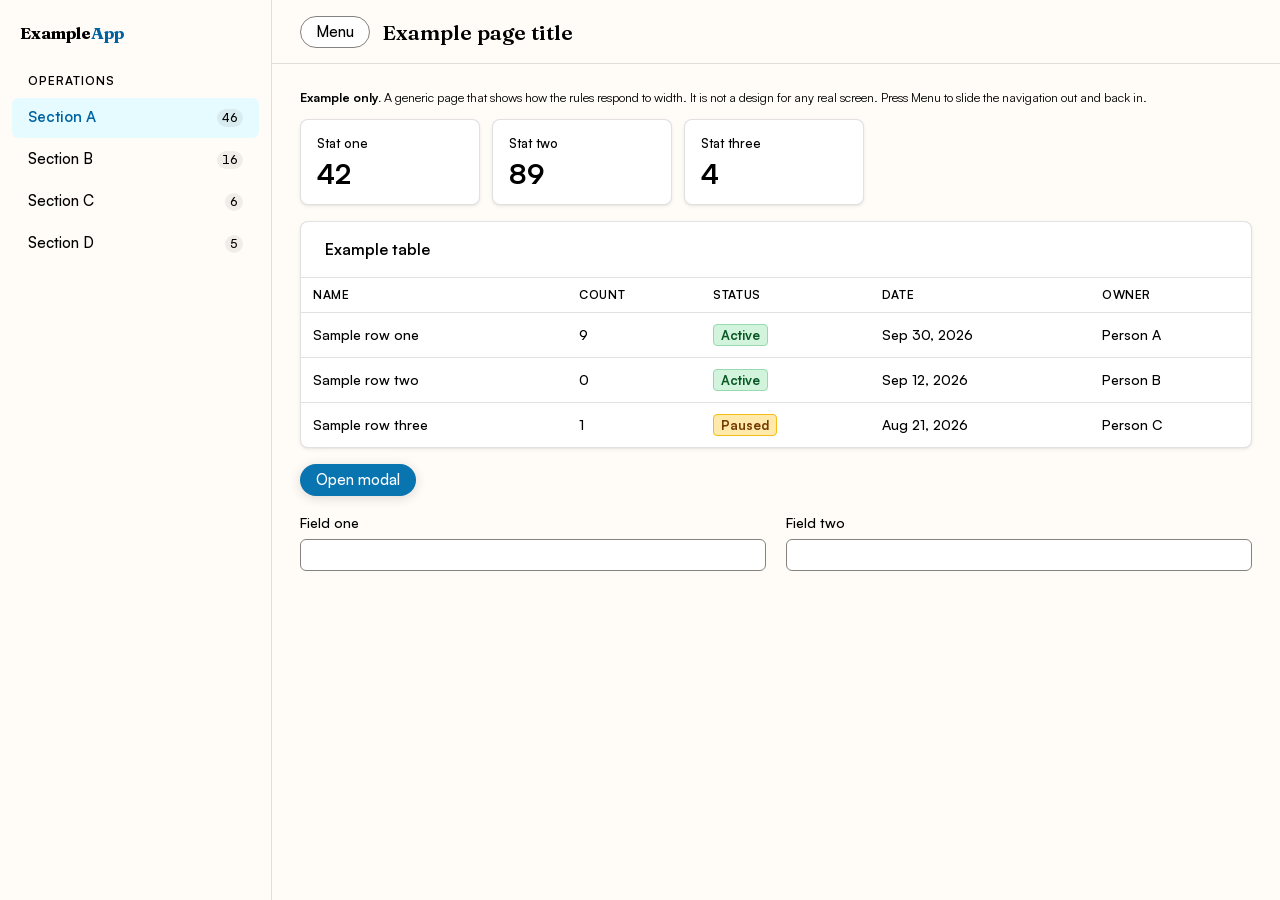
<file: responsive-demo.html>
<!doctype html>
<html lang="en">
<head>
<meta charset="utf-8">
<title>Responsive preview</title>
<meta name="viewport" content="width=device-width, initial-scale=1">
<link rel="stylesheet" href="fonts.css">
<link rel="stylesheet" href="tokens.css">
<link rel="stylesheet" href="components.css">
<style>
/* Demo only: on wide screens the real shell keeps its navigation fixed, so this page adds a Menu button
   there too and lets the navigation slide out and back in, to show the same drawer idea at every width.
   At 768px and below the real shell rules in components.css take over (the drawer with a dimmed scrim). */
@media (min-width: 769px) {
  .shield-shell-toggle { display: inline-flex; }
  .shield-shell-side { transition: margin-left var(--duration-base) var(--ease); }
  .shield-shell.nav-collapsed .shield-shell-side { margin-left: -272px; visibility: hidden; transition: margin-left var(--duration-base) var(--ease), visibility 0s linear var(--duration-base); }
}
</style>
<!-- Loaded inside the Responsive behavior section of index.html. It is a real page so the real
     @media rules in components.css run against the width of the frame. It follows the guide's
     theme through a message (see sgFrameTheme in shield.js). -->
</head>
<body>
<div class="shield-shell" id="shell">
  <aside class="shield-shell-side" aria-label="Navigation">
    <div style="padding:20px 20px 12px;font-family:var(--font-heading);font-weight:700;font-size:17px">Example<span style="color:var(--brand-blue-dark)">App</span></div>
    <nav class="shield-menu" style="padding:0 12px 12px">
      <div class="shield-menu-group-label">Operations</div>
      <button class="shield-menu-item is-on" aria-current="page"><span class="shield-menu-item-main">Section A</span><span class="shield-badge-count">46</span></button>
      <button class="shield-menu-item"><span class="shield-menu-item-main">Section B</span><span class="shield-badge-count">16</span></button>
      <button class="shield-menu-item"><span class="shield-menu-item-main">Section C</span><span class="shield-badge-count">6</span></button>
      <button class="shield-menu-item"><span class="shield-menu-item-main">Section D</span><span class="shield-badge-count">5</span></button>
    </nav>
  </aside>
  <div class="shield-shell-scrim" onclick="sgShellToggle(this)"></div>
  <div class="shield-shell-main">
    <header class="shield-shell-top">
      <button class="shield-button shield-button-default shield-shell-toggle" aria-label="Open navigation" aria-expanded="false" onclick="demoNav(this)">Menu</button>
      <h1 class="shield-title h4" style="margin:0;font-size:21px">Example page title</h1>
    </header>
    <main class="shield-shell-content" id="main">
      <p class="shield-text secondary" style="margin:0 0 12px;font-size:12.5px"><b>Example only.</b> A generic page that shows how the rules respond to width. It is not a design for any real screen. Press Menu to slide the navigation out and back in.</p>
      <div class="shield-stats">
        <div class="shield-stat"><div class="shield-stat-label">Stat one</div><div class="shield-stat-value">42</div></div>
        <div class="shield-stat"><div class="shield-stat-label">Stat two</div><div class="shield-stat-value">89</div></div>
        <div class="shield-stat"><div class="shield-stat-label">Stat three</div><div class="shield-stat-value">4</div></div>
      </div>
      <div class="shield-card bordered-shadow" style="margin-top:16px">
        <div class="shield-card-head"><span>Example table</span></div>
        <div class="shield-table-scroll">
          <table class="shield-table">
            <thead><tr><th>Name</th><th>Count</th><th>Status</th><th>Date</th><th>Owner</th></tr></thead>
            <tbody>
              <tr><td>Sample row one</td><td>9</td><td><span class="shield-tag success">Active</span></td><td>Sep 30, 2026</td><td>Person A</td></tr>
              <tr><td>Sample row two</td><td>0</td><td><span class="shield-tag success">Active</span></td><td>Sep 12, 2026</td><td>Person B</td></tr>
              <tr><td>Sample row three</td><td>1</td><td><span class="shield-tag warning">Paused</span></td><td>Aug 21, 2026</td><td>Person C</td></tr>
            </tbody>
          </table>
        </div>
      </div>
      <p><button class="shield-button shield-button-primary" onclick="sgOpenModal('m')">Open modal</button></p>
      <form class="shield-form two" onsubmit="event.preventDefault()">
        <div class="shield-field"><label class="shield-field-label" for="a">Field one</label><span class="shield-input-wrap"><input class="shield-input" id="a"></span></div>
        <div class="shield-field"><label class="shield-field-label" for="b">Field two</label><span class="shield-input-wrap"><input class="shield-input" id="b" type="email"></span></div>
      </form>
    </main>
  </div>
</div>
<div class="shield-modal-backdrop" id="m" onmousedown="sgModalBackdropClick(event,'m')">
  <div class="shield-modal" role="dialog" aria-modal="true" aria-labelledby="m-title">
    <div class="shield-modal-head"><h3 id="m-title">Example modal</h3><button class="shield-modal-close" aria-label="Close" onclick="sgCloseModal('m')">×</button></div>
    <div class="shield-modal-body">A modal is never wider than the screen, and its body scrolls inside it when the screen is short.</div>
    <div class="shield-modal-foot"><button class="shield-button shield-button-default" onclick="sgCloseModal('m')">Cancel</button><button class="shield-button shield-button-primary" onclick="sgCloseModal('m')">Save</button></div>
  </div>
</div>
<div class="shield-toast-stack" role="status" aria-live="polite"></div>
<script src="shield.js"></script>
<script>
  // Menu button: at 768px and below it opens the real drawer (sgShellToggle); wider, it slides the navigation out and in.
  var wide = window.matchMedia("(min-width: 769px)");
  function demoNav(btn) {
    var shell = btn.closest(".shield-shell");
    if (wide.matches) {
      var collapsed = shell.classList.toggle("nav-collapsed");
      btn.setAttribute("aria-expanded", String(!collapsed));
    } else {
      sgShellToggle(btn);
    }
  }
  function demoNavReset() {
    var shell = document.getElementById("shell"), btn = shell.querySelector(".shield-shell-toggle");
    shell.classList.remove("nav-open", "nav-collapsed");
    btn.setAttribute("aria-expanded", String(wide.matches));
  }
  wide.addEventListener("change", demoNavReset);
  demoNavReset();

  // The guide tells this page which theme to use (sgFrameTheme in shield.js).
  window.addEventListener("message", function (e) {
    if (e.data && e.data.type === "sg-theme") document.documentElement.dataset.theme = e.data.mode;
  });
</script>
</body>
</html>
</file>
<file: fonts.css>
/* Self-hosted fonts, so they work even when index.html is opened straight from disk.
   Both are VARIABLE fonts: one file covers every weight from 100 to 900, so any
   font-weight value used in components.css (400, 500, 600, 650, 700...) renders
   as itself instead of snapping to the nearest weight that happened to be loaded.
   - Fraunces (headings), from Google Fonts. Also adjusts its shapes automatically
     for text size ("optical size").
   - Satoshi (body and controls), from Fontshare. */

/* Fraunces — latin-ext characters */
@font-face {
  font-family: 'Fraunces';
  src: url('fonts/Fraunces-latin-ext.woff2') format('woff2');
  font-weight: 100 900;
  font-style: normal;
  font-display: swap;
  unicode-range: U+0100-02BA, U+02BD-02C5, U+02C7-02CC, U+02CE-02D7, U+02DD-02FF, U+0304, U+0308, U+0329, U+1D00-1DBF, U+1E00-1E9F, U+1EF2-1EFF, U+2020, U+20A0-20AB, U+20AD-20C0, U+2113, U+2C60-2C7F, U+A720-A7FF;
}

/* Fraunces — latin characters */
@font-face {
  font-family: 'Fraunces';
  src: url('fonts/Fraunces-latin.woff2') format('woff2');
  font-weight: 100 900;
  font-style: normal;
  font-display: swap;
  unicode-range: U+0000-00FF, U+0131, U+0152-0153, U+02BB-02BC, U+02C6, U+02DA, U+02DC, U+0304, U+0308, U+0329, U+2000-206F, U+20AC, U+2122, U+2191, U+2193, U+2212, U+2215, U+FEFF, U+FFFD;
}

/* Satoshi — all weights */
@font-face {
  font-family: 'Satoshi';
  src: url('fonts/Satoshi-Variable.woff2') format('woff2');
  font-weight: 300 900;
  font-style: normal;
  font-display: swap;
}
</file>
<file: tokens.css>
/* =====================================================================
   Shield Engineering — design tokens
   =====================================================================

   WHAT THIS FILE IS
   "Tokens" just means CSS variables (custom properties) — named values
   like --brand-blue-dark that stand in for a raw color/size/shadow.
   Every other file (components.css, and the <style> block inside
   index.html) uses var(--some-token) instead of hardcoding colors or
   sizes directly. That's what makes the whole page re-theme instantly:
   change a value once here, and everything that reads that variable
   updates everywhere it's used.

   This is the single source for the Shield Engineering design tokens,
   used by the hand-rolled component library in components.css. Light values live on :root; dark
   values live under :root[data-theme="dark"] and override the light
   ones. shield.js flips that data-theme attribute when you click the
   Light/Dark toggle in the sidebar — see sgApplyTheme() in shield.js.

   QUICK EDITS YOU CAN TRY
   - Change --action below to retheme every solid blue button and checked
     control at once, or --brand-blue-dark to retheme links, focus rings
     and "selected" states.
   - Change --space-4 (or any --space-N) to retheme spacing gaps that
     use var(--space-4) instead of a hardcoded "16px".
   - Add a brand-new variable here (e.g. --radius-xl: 12px;) and then
     reference it anywhere else as var(--radius-xl).
   ===================================================================== */

:root {
  /* ----------------------------------------------------------------
     Brand blue ramp — a 10-step scale from very light (1) to very dark
     (10). This isn't 10 unrelated colors; it's one seed color
     (#18abed, step 6) run through Ant Design's palette-generation
     algorithm, kept unchanged when Ant Design's own code was removed
     because the ramp and its contrast math still hold up on their own.
     ---------------------------------------------------------------- */
  --blue-1: #e6fbff;
  --blue-2: #bdf3ff;
  --blue-3: #94e8ff;
  --blue-4: #6bdaff;
  --blue-5: #41c6fa;
  --blue-6: #18abed;
  --blue-7: #0a85c7;
  --blue-8: #0063a1;
  --blue-9: #00477a;
  --blue-10: #002e54;

  /* Don't use --blue-6 or --blue-8 directly in new CSS — use the two
     aliases below instead, so the *meaning* of the color stays clear:
       --brand-blue      = step 6. Logos and large decorative graphics
                            ONLY. Only 2.6:1 contrast against white —
                            not safe to use for text.
       --brand-blue-dark = step 8 (a lighter blue in dark mode). Links,
                            the "selected" state, focus rings. This is
                            the one that clears 4.5:1 text contrast, so
                            it's the one that's readable. Solid button
                            fills use --action instead (see below). */
  --brand-blue: var(--blue-6);
  --brand-blue-dark: var(--blue-8);

  /* ----------------------------------------------------------------
     Neutrals — light mode
     These are the grays/whites/blacks everything sits on top of:
     page backgrounds, card backgrounds, borders, and body text.
     Text normally steps down in opacity (secondary/tertiary/quaternary
     = lighter emphasis), but in light mode text, text-secondary and
     text-tertiary are currently ALL solid black, so only quaternary
     (.25) is lighter and is only for disabled controls; dark mode still
     steps down (solid off-white, then .85/.7/.5 of the same off-white).
     The border and border-secondary values are semi-transparent grays
     (8-digit hex: the last two digits are the opacity).
     color-scheme: light tells the browser's own UI (like
     scrollbars and form controls) to render in light mode too.
     ---------------------------------------------------------------- */
  color-scheme: light;
  --bg-container: #ffffff;              /* cards, panels, inputs */
  --bg-layout: #fffbf7;                 /* the page background behind cards */
  --bg-elevated: #fffbf7;               /* modals, dropdowns — things that float above the page */
  --bg-spotlight: rgba(0, 0, 0, 0.85);  /* dark surface used by toasts/tooltips, even in light mode */
  --sider-bg: #fffbf7;                  /* the left sidebar's background (its own token, so it can differ from cards) */
  --text: rgb(0, 0, 0);          /* default body text color */
  --text-secondary: rgb(0, 0, 0);
  --text-tertiary: rgb(0, 0, 0);
  --text-quaternary: rgba(0, 0, 0, 0.25);
  --border: #4e4c4c38;                    /* visible borders — inputs, dividers you want noticeable */
  --border-secondary: #48454529;          /* quiet borders — table rows, section rules */
  --fill: rgba(0, 0, 0, 0.15);
  --fill-secondary: rgba(0, 0, 0, 0.06);  /* hover backgrounds */
  --fill-tertiary: rgba(0, 0, 0, 0.04);   /* disabled backgrounds, inline code */
  --fill-quaternary: rgba(0, 0, 0, 0.02); /* the faintest background, e.g. table row hover */

  /* ----------------------------------------------------------------
     Functional colors — success / warning / error / info
     Each mood has four tokens:
       --X         the color on its own: text, icons, dots, thin borders,
                   drawn straight on the page or a card
       --X-bg      a pale tint (light) or a deep muted tint (dark) for tags,
                   alerts and badges
       --X-text    text and icons placed ON --X-bg
       --X-border  the outline of a tinted tag or alert
     Contrast, light mode: --X is 4.5:1 or more on white and on the page
     (success 5.8, warning 4.6, error 5.9, info 6.2); --X-text is 7.2:1 or
     more on --X-bg. Dark mode values are further down, with the same
     targets. If you change any value, update the "Functional colors" cards
     and caption in index.html to match.
     --error-fill is the solid red behind white text (the danger button, the
     count badge). Error text and icons use --error.
     ---------------------------------------------------------------- */
  --success: #137333;
  --success-bg: #d2f4dd;
  --success-text: #0b5827;
  --success-border: #98d9b0;
  --warning: #bf5300;
  --warning-bg: #ffe9ab;
  --warning-text: #753c00;
  --warning-border: #f6bd16;
  --error: #c4121f;
  --error-bg: #ffe0e0;
  --error-text: #930f1e;
  --error-border: #fa9d9e;
  --error-fill: #c4121f;
  --info: var(--blue-8);
  --info-bg: #d5efff;
  --info-text: #004f80;
  --info-border: #95cef1;

  /* ----------------------------------------------------------------
     Action and control colors
     --action is the solid blue behind white text (primary button, checked
     boxes, switches, selected segments, current page): white on it is
     5.1:1. --action-hover is the pressed/hover step. --link-hover is the
     hover color for text links. --control-border is the edge of inputs,
     selects, checkboxes, radios and switches: 3.7:1 or more against the
     card and the page. --border-secondary stays faint on purpose: it is
     only for dividers and card edges. --text-placeholder is the hint text
     inside an empty field (4.9:1 or more).
     ---------------------------------------------------------------- */
  --action: #0874b0;
  --action-hover: var(--blue-8);
  --link-hover: var(--blue-9);
  --control-border: #858280;
  --text-placeholder: #6e6e6e;

  /* ----------------------------------------------------------------
     Spacing scale — use these instead of random pixel values so gaps
     stay consistent across the whole page. Named --space-1 .. --space-8
     rather than by their pixel size, so the numbers can be nudged later
     without renaming every place that uses them.
     ---------------------------------------------------------------- */
  --space-1: 4px;
  --space-2: 8px;
  --space-3: 12px;
  --space-4: 16px;
  --space-5: 20px;
  --space-6: 24px;
  --space-7: 32px;
  --space-8: 48px;

  /* ----------------------------------------------------------------
     Corner radius scale
     ---------------------------------------------------------------- */
  --radius-xs: 2px;   /* tight corners — inline code, tiny chips */
  --radius-sm: 4px;   /* tags, small controls */
  --radius-md: 6px;   /* inputs, selects, small panels — the most common radius (buttons use their own pill radius, set in components.css) */
  --radius-lg: 8px;   /* cards, modals, dropdown panels */
  --radius-full: 999px; /* pill shape — switches, segmented controls, pill tags.
                           Shield's own addition; Ant Design has no equivalent token. */

  /* ----------------------------------------------------------------
     Shadows — each one is actually THREE shadows layered on top of
     each other (comma-separated below), not a single blur. That's what
     gives cards/modals their soft, slightly-3D look instead of a flat
     drop shadow. --shadow-sm is the resting state (cards, KPI tiles);
     --shadow-md is for things that float above the page (modals,
     dropdown panels) — see the Shadow section of index.html to compare
     them side by side, including the hover transition between the two.
     ---------------------------------------------------------------- */
  --shadow-sm: 0 1px 2px 0 rgba(0, 0, 0, 0.05), 0 1px 6px -1px rgba(0, 0, 0, 0.03),
    0 2px 4px 0 rgba(0, 0, 0, 0.03);
  --shadow-md: 0 6px 16px 0 rgba(0, 0, 0, 0.08), 0 3px 6px -4px rgba(0, 0, 0, 0.12),
    0 9px 28px 8px rgba(0, 0, 0, 0.05);

  /* ----------------------------------------------------------------
     Type — Fraunces carries headings/the brand mark, Satoshi carries
     body copy and every control. Both are VARIABLE webfonts: the files
     live in the fonts/ folder and are declared in fonts.css (which
     index.html's <head> loads). Because each file covers every weight
     (Fraunces 100–900, Satoshi 300–900), any font-weight number in
     components.css renders exactly as written — no weight needs to be
     avoided. The rest of each stack (Georgia, serif for headings;
     -apple-system, "Segoe UI", sans-serif for body) only kicks in if
     the font files fail to load.
     ---------------------------------------------------------------- */
  --font-heading: "Fraunces", Georgia, serif;
  --font-body: "Satoshi", -apple-system, "Segoe UI", sans-serif;
  --font-mono: "SFMono-Regular", Consolas, "Liberation Mono", Menlo, monospace;

  /* Weight for small text and control labels (buttons, tabs, menu items, tags, pills, captions) set in the body font.
     Satoshi is fairly light at small sizes, so these rules use 500 instead
     of the normal 400 to stay readable. Change this one number to nudge
     every small-text rule at once (components.css uses it by name). */
  --weight-small: 500;
  --weight-functional: 700; /* text drawn in a functional color (success, warning, error, info) is always bold, because color alone at regular weight is hard to read */

  /* Type sizes. Body text was 14px, which is small for most people, so the
     scale now starts at 16px. Each role has one token, and components.css
     uses them by name, so changing a number here resizes everything in
     that role at once.
       body    reading text: paragraphs, modal text, card titles
       control the text inside controls: buttons, inputs, tabs, menu items
       small   secondary content: table cells, alerts, toasts, step titles
       caption the smallest readable text: tags, pills, stat labels, hints */
  --font-size-body: 16px;
  --font-size-control: 15px;
  --font-size-small: 14px;
  --font-size-caption: 13px;

  /* ----------------------------------------------------------------
     Motion — how long things take and how they ease.
     Durations are named by ROLE, not by number, so a component says
     "this is a quick hover change" instead of "0.15s".
       instant  row/hover tints that should feel immediate
       fast     control states (hover, focus, check, toggle, chevron
                flip) and the tooltip fade
       base     things appearing: modal, toast, drawer, popover, and the
                light/dark theme switch
       slow     the stat tile's color change on hover
     Rules: animate color, opacity, shadow and transform only (not size
     or position); nothing slower than --duration-slow; leaving should be
     quicker than entering; never type a raw number of seconds.
       spin / shimmer   the looping loaders (spinner, skeleton)
     --ease-standard is the plain "ease" curve the existing controls use.
     --ease is a snappier decelerating curve, used for overlays that slide
     or scale in (drawer, popover). The prefers-reduced-motion block
     further down shortens every duration to near zero for people who ask
     their OS for less motion.
     ---------------------------------------------------------------- */
  --duration-instant: 0.12s;
  --duration-fast: 0.15s;
  --duration-base: 0.2s;
  --duration-slow: 0.25s;
  --duration-spin: 0.7s;
  --duration-shimmer: 1.5s;
  --ease-standard: ease;
  --ease: cubic-bezier(0.25, 1, 0.35, 1);

  /* ----------------------------------------------------------------
     Layering — one scale for everything that stacks above the page, so
     two floating things never fight over a made-up z-index number.
     A floating surface gets --shadow-md AND one of these; a resting
     surface gets neither (or --shadow-sm). Blocking panels (modal,
     drawer) also get the --scrim dim layer behind them.
     Lowest to highest: dropdown (select panel, dropdown menu, popover)
     < tooltip < drawer < modal < toast. Never write a raw z-index in a
     component; pick a step from here.
     ---------------------------------------------------------------- */
  --scrim: rgba(0, 0, 0, 0.45);  /* the dim layer behind a modal or drawer (same in light and dark) */
  --z-dropdown: 60;
  --z-tooltip: 70;
  --z-drawer: 900;
  --z-modal: 1000;
  --z-toast: 2000;
}

/* =====================================================================
   Neutrals — dark mode
   Everything in this block OVERRIDES the matching variable from :root
   above, but only while <html data-theme="dark"> is set (toggled by
   sgApplyTheme() in shield.js). Notice the brand blue ramp and the
   spacing/radius/type scales are NOT repeated here — those stay the
   same in both themes. Only colors that need to flip (backgrounds,
   text, borders, functional colors, shadows) are redefined.
   The surfaces, borders, text and functional colors are Shield's own
   midnight-blue palette, with contrast checked as described in the
   Functional colors comment.
   ===================================================================== */
:root[data-theme="dark"] {
  color-scheme: dark;
  --bg-container: #111a2e;
  --bg-layout: #0b1220;
  --bg-elevated: #172340;
  --bg-spotlight: rgba(255, 255, 255, 0.85);
  --sider-bg: #0b1220;
  --text: #fffbf7;
  --text-secondary: rgba(255, 251, 247, 0.85);
  --text-tertiary: rgba(255, 251, 247, 0.7);
  --text-quaternary: rgba(255, 251, 247, 0.5);
  --border: #2f4066;
  --border-secondary: #222f4d;
  --fill: rgba(255, 255, 255, 0.18);
  --fill-secondary: rgba(255, 255, 255, 0.12);
  --fill-tertiary: rgba(255, 255, 255, 0.08);
  --fill-quaternary: rgba(255, 255, 255, 0.04);

  /* Functional colors, dark mode: lighter hues for text and icons, deep muted
     tints for backgrounds. --X is 5.5:1 or more on the card, the page and
     raised surfaces; --X-text is 9:1 or more on --X-bg. */
  --success: #46d27a;
  --success-bg: #123524;
  --success-text: #8be9ad;
  --success-border: #1f6b44;
  --warning: #ff9a1f;
  --warning-bg: #3a2c06;
  --warning-text: #fed23d;
  --warning-border: #7c5c01;
  --error: #ff6b6b;
  --error-bg: #3f1a1f;
  --error-text: #ffb4b4;
  --error-border: #8a3340;
  --error-fill: #c9303a;
  --info: #60bdf2;
  --info-bg: #103049;
  --info-text: #a5dcfb;
  --info-border: #1f6a9c;

  /* Links, focus rings and "brand-blue-dark" text move to a lighter blue on
     dark surfaces (7:1 or more on the card and the page). Solid blue fills
     keep white text (5.1:1). */
  --brand-blue-dark: #5cb8f0;
  --link-hover: #8fd0f7;
  --control-border: #64759a;
  --text-placeholder: rgba(255, 251, 247, 0.5);

  /* Dark mode needs darker/stronger shadows to read against a dark
     background — the light-mode shadow values above would barely show up. */
  --shadow-sm: 0 1px 2px 0 rgba(0, 0, 0, 0.3), 0 1px 6px -1px rgba(0, 0, 0, 0.25),
    0 2px 4px 0 rgba(0, 0, 0, 0.25);
  --shadow-md: 0 6px 16px 0 rgba(0, 0, 0, 0.35), 0 3px 6px -4px rgba(0, 0, 0, 0.4),
    0 9px 28px 8px rgba(0, 0, 0, 0.28);
}

/* =====================================================================
   Base element styles
   A handful of plain-HTML-element defaults (not component classes) that
   apply across the whole page: box-sizing reset, body font, heading
   font, link color, <code> styling, focus ring, etc. Everything below
   still reads its values from the tokens above via var(...).
   ===================================================================== */

/* The classic reset: makes width/height/padding/border all add up the
   way you'd expect, instead of padding/border adding extra size on top. */
*, *::before, *::after { box-sizing: border-box; }

html { background: var(--bg-layout); scroll-behavior: smooth; }

body {
  margin: 0;
  background: var(--bg-layout);
  color: var(--text);
  font-family: var(--font-body);
  font-size: var(--font-size-body);
  line-height: 1.5;
  -webkit-font-smoothing: antialiased;
  transition: background-color var(--duration-base) var(--ease-standard), color var(--duration-base) var(--ease-standard); /* smooths the light/dark theme switch */
}

h1, h2, h3, h4, h5, h6 {
  font-family: var(--font-heading);
  color: var(--text);
  margin: 0;
  font-weight: 600;
}

a { color: var(--brand-blue-dark); }

code {
  font-family: var(--font-mono);
  font-size: var(--font-size-small);
  background: var(--fill-tertiary);
  padding: 1px 5px;
  border-radius: var(--radius-xs);
  color: var(--text);
}

button { font: inherit; } /* without this, buttons default to the browser's system font, not Satoshi */

table { border-collapse: collapse; width: 100%; font-size: var(--font-size-small); }

/* The ring shown around whatever's focused when navigating by keyboard
   (Tab key) — :focus-visible means it's skipped for a plain mouse click,
   so it only appears when it's actually useful. */
:focus-visible {
  outline: 2px solid var(--brand-blue-dark);
  outline-offset: 2px;
  border-radius: var(--radius-xs);
}

.tabular-nums { font-variant-numeric: tabular-nums; } /* digits line up in fixed-width columns, e.g. in the Statistic tiles */

/* A small "fade up" entrance used by modals and toasts when they appear. */
@keyframes fadeUp {
  from { opacity: 0; transform: translateY(6px); }
  to { opacity: 1; transform: none; }
}

/* Respect the OS-level "reduce motion" accessibility setting by making
   every animation/transition effectively instant instead of disabling
   them outright (disabling can break logic that waits for a transition
   to finish). */
@media (prefers-reduced-motion: reduce) {
  html { scroll-behavior: auto; } /* anchor links jump instead of gliding */
  * {
    animation-duration: 0.01ms !important;
    animation-iteration-count: 1 !important;
    transition-duration: 0.01ms !important;
  }
}
</file>
<file: components.css>
/* =====================================================================
   Shield Engineering — hand-rolled component library styles
   =====================================================================

   WHAT THIS FILE IS
   The Shield Engineering component styles: plain CSS, one class per
   component, no UI framework. Every demo on this page renders from this
   file. Companion to tokens.css, which defines the var(--...) values used everywhere
   below (colors, spacing, radius, shadows, fonts).

   HOW CLASSES ARE NAMED
   Every component class starts with "shield-". A component usually has
   one "root" class (e.g. .shield-button) plus modifier classes added
   alongside it to change its look:
       <button class="shield-button shield-button-primary large">Save</button>
   reads as: a button (.shield-button), styled as the primary variant
   (.shield-button-primary), at the large size (.large). Look at
   index.html next to a section below to see exactly which classes
   combine to build each demo.

   Names are spelled out in full (no abbreviations) so they read like
   plain English. State classes that JavaScript switches on and off
   while someone uses the page start with "is-" (e.g. .is-on).

   NAMING MAP (short form -> spelled-out form used in this file)
     sl-            -> shield-            (prefix on every component)
     -btn           -> -button            (.sl-btn-primary -> .shield-button-primary)
     -sk            -> -skeleton          (.sl-sk -> .shield-skeleton)
     -seg           -> -segmented         (.sl-seg -> .shield-segmented)
     -opt           -> -option            (.sl-select-opt -> .shield-select-option)
     -desc          -> -description       (.sl-desc-row, .sl-alert-desc, .sl-empty-desc)
     .sm            -> .small
     .lg            -> .large
     .on            -> .is-on             (checked / selected / active state)
     .shield-pill .ok / .warn / .idle   -> .success / .warning / .neutral
     .shield-stat-value .convert / .bad -> .positive / .negative
     .shield-stat .hero                 -> .highlighted
   Everything else (e.g. .open, .done, .current, .success) is unchanged.

   HOW TO MAKE A SIMPLE EDIT
   - To change how an EXISTING component looks everywhere it's used
     (e.g. make all buttons a bit taller), edit the rule for its class
     here.
   - To add a new VARIANT of an existing component (e.g. a new tag
     color), copy an existing modifier rule just below the component's
     main rule (e.g. copy .shield-tag.success and change the color), then
     use that new class name in index.html.
   - Never hardcode a color/size directly — use var(--token-name) and
     pick the token from tokens.css that matches what you need, so
     light/dark theming and spacing stay consistent.
   ===================================================================== */

/* ---------- Typography ----------
   .shield-title = headings (h1..h5 variants, Fraunces font).
   .shield-text  = body copy, with color/weight modifiers (.secondary,
   .tertiary, .success, .warning, .danger, .code, .strong). See the
   Typography section of index.html for every variant side by side. */
.shield-title {
  font-family: var(--font-heading);
  color: var(--text);
  font-weight: 600;
  margin: 0;
}
.shield-title.h1 { font-size: 38px; line-height: 46px; }
.shield-title.h2 { font-size: 30px; line-height: 38px; }
.shield-title.h3 { font-size: 24px; line-height: 32px; }
.shield-title.h4 { font-size: 20px; line-height: 28px; }
.shield-title.h5 { font-size: 18px; line-height: 24px; }

.shield-text { font-family: var(--font-body); color: var(--text); }
.shield-text.secondary { color: var(--text-secondary); }  /* captions, helper text */
.shield-text.tertiary { color: var(--text-tertiary); }    /* placeholders, timestamps */
.shield-text.success { color: var(--success); }
.shield-text.warning { color: var(--warning); }
.shield-text.danger { color: var(--error); }
.shield-text.code {
  font-family: var(--font-mono);
  font-size: var(--font-size-small);
  background: var(--fill-tertiary);
  padding: 1px 5px;
  border-radius: var(--radius-xs);
}
.shield-text.strong { font-weight: 600; }

/* ---------- Layout ----------
   .shield-row/.shield-col = a 24-unit responsive grid (like Bootstrap's 12-col
   grid, but 24 units wide). Each .shield-col reads its width from a
   --col-xs/sm/md/lg/xl custom property set inline in the HTML (e.g.
   style="--col-xs:100%; --col-md:50%"), and the @media blocks below
   pick the narrowest breakpoint that applies and fall back to a wider
   one if a narrower one wasn't set. --col-xs is the ultimate fallback,
   so always set at least that one.
   .shield-space = flex row/column with a gap, for evenly spacing a row of
   buttons/controls (add .vertical to stack them instead).
   .shield-divider = a plain horizontal rule; .shield-divider-labeled puts a
   short label (e.g. "or") centered in the middle of the rule. */
.shield-row { display: flex; flex-wrap: wrap; }
.shield-col {
  min-width: 0;
  box-sizing: border-box;
  flex: 0 0 var(--col-xs, 100%);
  max-width: var(--col-xs, 100%);
}
@media (min-width: 576px) {
  .shield-col {
    flex-basis: var(--col-sm, var(--col-xs, 100%));
    max-width: var(--col-sm, var(--col-xs, 100%));
  }
}
@media (min-width: 768px) {
  .shield-col {
    flex-basis: var(--col-md, var(--col-sm, var(--col-xs, 100%)));
    max-width: var(--col-md, var(--col-sm, var(--col-xs, 100%)));
  }
}
@media (min-width: 992px) {
  .shield-col {
    flex-basis: var(--col-lg, var(--col-md, var(--col-sm, var(--col-xs, 100%))));
    max-width: var(--col-lg, var(--col-md, var(--col-sm, var(--col-xs, 100%))));
  }
}
@media (min-width: 1200px) {
  .shield-col {
    flex-basis: var(--col-xl, var(--col-lg, var(--col-md, var(--col-sm, var(--col-xs, 100%)))));
    max-width: var(--col-xl, var(--col-lg, var(--col-md, var(--col-sm, var(--col-xs, 100%)))));
  }
}
.shield-space { display: flex; align-items: center; }
.shield-space.vertical { flex-direction: column; align-items: stretch; }
.shield-space.wrap { flex-wrap: wrap; }
.shield-space-compact { display: flex; } /* for input+button groups that should touch with no gap */
.shield-divider { border: none; border-top: 1px solid var(--border-secondary); margin: var(--space-4) 0; }
.shield-divider-labeled { display: flex; align-items: center; gap: 12px; margin: 16px 0; }
.shield-divider-labeled span:not(.shield-text) { flex: 1; border-top: 1px solid var(--border-secondary); }

/* ---------- Button ----------
   Root class .shield-button, combined with exactly one variant class:
   .shield-button-primary / .shield-button-default / .shield-button-dashed / .shield-button-text /
   .shield-button-link / .shield-button-danger. Size modifiers .small / (default) / .large
   can be added on top of any variant. A disabled button just needs the
   HTML `disabled` attribute — see the :disabled rule near the bottom
   of this section. */
/* The base button: size, font, rounded corners, and centering for any text/icon inside. Colors come from a variant class below. */
.shield-button {
  font-family: var(--font-body);
  font-size: var(--font-size-control);
  font-weight: var(--weight-small);
  line-height: 22px;
  border-radius: 42px; /* pill-shaped: one value for every button, every size and variant */
  border: 1px solid transparent;
  padding: 4px 15px;
  height: 32px;
  box-sizing: border-box;
  display: inline-flex;
  align-items: center;
  justify-content: center;
  gap: 6px;
  cursor: pointer;
  transition: background-color var(--duration-fast) var(--ease-standard), border-color var(--duration-fast) var(--ease-standard), color var(--duration-fast) var(--ease-standard), box-shadow var(--duration-fast) var(--ease-standard);
  white-space: nowrap;
}
.shield-button.block { width: 100%; } /* stretches the button to fill its container */
/* Size options: .small is 24px tall, .large is 40px tall; with neither, the button is the standard 32px. */
.shield-button.small { height: 24px; padding: 0 7px; font-size: var(--font-size-small); font-weight: var(--weight-small); }
.shield-button.large { height: 40px; padding: 6px 15px; font-size: var(--font-size-body); }

/* Button shadow: ONLY the two "main action" buttons get one — Primary (solid blue) and Danger (solid red).
   Default, Dashed, Text, Link, the outlined Danger (default) and disabled buttons have none.
   It is soft and faint: "0 2px 12px" = no sideways shift, 2px down, 12px of blur; the last value is the
   shadow color (black at 14% strength). Raise that last number for a stronger shadow, raise 12px for a softer one.
   Hover swaps in its own slightly bigger values. Dark mode has its own lines (a shadow needs more strength to show). */
.shield-button-primary,
.shield-button-danger:not(.shield-button-default) { box-shadow: 0 2px 12px 0 rgba(0, 0, 0, 0.14); }
.shield-button-primary:hover:not(:disabled),
.shield-button-danger:not(.shield-button-default):hover:not(:disabled) { box-shadow: 0 4px 16px 0 rgba(0, 0, 0, 0.2); }
:root[data-theme="dark"] .shield-button-primary,
:root[data-theme="dark"] .shield-button-danger:not(.shield-button-default) { box-shadow: 0 2px 12px 0 rgba(0, 0, 0, 0.45); }
:root[data-theme="dark"] .shield-button-primary:hover:not(:disabled),
:root[data-theme="dark"] .shield-button-danger:not(.shield-button-default):hover:not(:disabled) { box-shadow: 0 4px 16px 0 rgba(0, 0, 0, 0.55); }
.shield-button:disabled { box-shadow: none !important; }

/* PRIMARY: solid --action blue (white text 5.1:1). Use once per screen for the main action. */
.shield-button-primary { background: var(--action); color: #fff; }
.shield-button-primary:hover:not(:disabled) { background: var(--action-hover); }

/* DEFAULT: white with a gray outline. For ordinary secondary actions. */
.shield-button-default { background: var(--bg-container); color: var(--text); border-color: var(--control-border); }
.shield-button-default:hover:not(:disabled) { color: var(--brand-blue-dark); border-color: var(--brand-blue-dark); }

/* DASHED: like default but with a dashed outline, usually for "+ Add something" actions. */
.shield-button-dashed { background: var(--bg-container); color: var(--text); border-color: var(--control-border); border-style: dashed; }
.shield-button-dashed:hover:not(:disabled) { color: var(--brand-blue-dark); border-color: var(--brand-blue-dark); }

/* TEXT: no background or outline until hovered. For low-emphasis actions like "Cancel". */
.shield-button-text { background: transparent; color: var(--text); border-color: transparent; }
.shield-button-text:hover:not(:disabled) { background: var(--fill-secondary); }

/* LINK: looks like a hyperlink (blue text, no padding) but still behaves like a button. */
.shield-button-link { background: transparent; color: var(--brand-blue-dark); border-color: transparent; padding-inline: 0; height: auto; }
.shield-button-link:hover:not(:disabled) { color: var(--link-hover); }

/* DANGER: solid red, for destructive actions like "Delete". */
.shield-button-danger { background: var(--error-fill); color: #fff; }
.shield-button-danger:hover:not(:disabled) { background: color-mix(in srgb, var(--error-fill) 82%, #000); }
/* Danger + Default together = an OUTLINED danger button (red text/border
   on a plain background) instead of the solid-red .shield-button-danger above —
   used for a less alarming "destructive but secondary" action. */
.shield-button-danger.shield-button-default { background: var(--bg-container); color: var(--error); border-color: var(--error); }
.shield-button-danger.shield-button-default:hover:not(:disabled) { background: var(--error-bg); color: var(--error-text); }

/* DISABLED: grayed out and not clickable. !important makes sure this wins over every variant color above. */
.shield-button:disabled {
  background: var(--fill-tertiary) !important;
  color: var(--text-quaternary) !important;
  border-color: var(--border) !important;
  cursor: not-allowed;
}
/* Loading spinner inside a button: sized to fit, and drawn in the button's own TEXT color
   (currentColor = "whatever color the text is"), so it always matches — white on Primary/Danger,
   dark on Default, and so on. The faint ring behind the spinning arc is the same color at 25% strength. */
.shield-button .shield-spinner { width: 14px; height: 14px; border-color: color-mix(in srgb, currentColor 25%, transparent); border-top-color: currentColor; }

/* ---------- Input / TextArea ----------
   .shield-input-wrap wraps an <input> so prefix/suffix icons can be
   absolutely positioned inside it (see .shield-input-icon below) — always
   use the wrapper, don't style a bare <input> directly. Add
   .has-prefix / .has-suffix to the <input> itself to make room for
   whichever icon you're placing on that side. */
/* The wrapper that lets an icon sit inside the text box (see .shield-input-icon). */
.shield-input-wrap { position: relative; display: flex; align-items: center; width: 100%; }
/* Shared look for single-line inputs and multi-line text areas: border, rounded corners, font. */
.shield-input, .shield-textarea {
  font-family: var(--font-body);
  font-size: var(--font-size-control);
  color: var(--text);
  background: var(--bg-container);
  border: 1px solid var(--control-border);
  border-radius: var(--radius-md);
  padding: 4px 11px;
  width: 100%;
  outline: none;
  transition: border-color var(--duration-fast) var(--ease-standard), box-shadow var(--duration-fast) var(--ease-standard);
}
/* Single-line inputs are a fixed 32px tall; text areas (below) grow instead. */
.shield-input { height: 32px; box-sizing: border-box; }
/* Extra left/right padding so typed text does not run underneath an icon. */
.shield-input.has-prefix { padding-left: 30px; }
.shield-input.has-suffix { padding-right: 30px; }
/* Text areas start 64px tall and can be dragged taller by the user (vertical only). */
.shield-textarea { min-height: 64px; resize: vertical; line-height: 1.5; }
/* Placeholder text (the faint hint shown while the box is empty). */
.shield-input::placeholder, .shield-textarea::placeholder { color: var(--text-placeholder); }
/* HOVER: border turns light blue when the mouse is over the box. */
.shield-input:hover, .shield-textarea:hover { border-color: var(--blue-5); }
/* FOCUS: brand-blue border plus a soft glow while the user is typing in it. */
.shield-input:focus, .shield-textarea:focus { border-color: var(--brand-blue-dark); box-shadow: 0 0 0 2px rgba(24, 171, 237, 0.15); }
/* DISABLED: gray fill, no typing allowed. */
.shield-input:disabled, .shield-textarea:disabled { background: var(--fill-tertiary); color: var(--text-quaternary); cursor: not-allowed; }
/* ERROR: red border. Add the class .error to the input when validation fails, and add the red
   error icon (.shield-input-error, defined with the tooltip rules below) so the message is available on hover or focus. */
.shield-input.error, .shield-textarea.error { border-color: var(--error); }
.shield-input.error:focus, .shield-textarea.error:focus { box-shadow: 0 0 0 2px color-mix(in srgb, var(--error) 18%, transparent); }
/* An icon placed inside an input. pointer-events: none lets clicks pass through to the input underneath. */
.shield-input-icon { position: absolute; color: var(--text-tertiary); display: flex; pointer-events: none; }
/* .prefix = icon on the left inside the box, .suffix = icon on the right. */
.shield-input-icon.prefix { left: 10px; }
.shield-input-icon.suffix { right: 10px; pointer-events: auto; } /* re-enables clicks for a clear/eye-toggle button */
.shield-input-icon.suffix.clearable { cursor: pointer; }
.shield-input-icon.suffix.clearable:hover { color: var(--text-secondary); }

/* ---------- Select (hand-rolled combobox) ----------
   Not a native <select> — see sgSelectOpen/sgSelectFilter/sgSelectPick
   in shield.js for the behavior. Structure, outer to inner:
     .shield-select               unique id, add .multiple for chip mode
       .shield-select-box          the visible box (input + chips live here)
         .shield-select-tag         one removable chip (multi-select only)
         .shield-select-search      the actual text input
         .shield-select-arrow       the chevron, rotates via .open below
       .shield-select-panel        the dropdown list, shown via .open
         .shield-select-group-label  optional heading above a cluster of options
         .shield-select-option          one option; gets .selected when chosen
         .shield-select-empty        "No matches" message */
/* The outermost box of a dropdown select. position: relative lets the list panel anchor to it. */
.shield-select { position: relative; width: 100%; }
/* The visible, clickable box that shows the current choice (looks like an input). */
.shield-select-box {
  display: flex;
  align-items: center;
  gap: 6px;
  height: 32px;
  box-sizing: border-box;
  width: 100%;
  border: 1px solid var(--control-border);
  border-radius: var(--radius-md);
  background: var(--bg-container);
  padding: 0 11px;
  cursor: text;
  transition: border-color var(--duration-fast) var(--ease-standard), box-shadow var(--duration-fast) var(--ease-standard);
}
/* Hover and open/focused states for the select box. */
.shield-select-box:hover { border-color: var(--blue-5); }
.shield-select.open .shield-select-box, .shield-select-box.focused { border-color: var(--brand-blue-dark); box-shadow: 0 0 0 2px rgba(24, 171, 237, 0.15); }
.shield-select-box .shield-input-icon.prefix { position: static; margin-right: 2px; }
/* The text field inside the box where the user types to filter options. Borderless so it blends in. */
.shield-select-search {
  flex: 1;
  min-width: 0;
  border: none;
  outline: none;
  background: transparent;
  font-family: var(--font-body);
  font-size: var(--font-size-control);
  color: var(--text);
  height: 30px;
}
.shield-select-search::placeholder { color: var(--text-placeholder); }
/* MULTIPLE mode: the box grows taller and wraps chips onto extra lines. */
.shield-select.multiple .shield-select-box { height: auto; min-height: 32px; flex-wrap: wrap; padding: 3px 8px; }
.shield-select.multiple .shield-select-search { flex: 1; min-width: 80px; height: 24px; }
/* A small removable "chip" showing one chosen value (multiple mode only). */
.shield-select-tag {
  display: inline-flex;
  align-items: center;
  gap: 4px;
  flex: none;
  font-size: var(--font-size-caption);
  line-height: 20px;
  color: var(--text);
  background: var(--fill-tertiary);
  border: 1px solid var(--border-secondary);
  border-radius: var(--radius-sm);
  padding: 0 4px 0 8px;
  max-width: 220px;
  font-weight: var(--weight-small);
}
/* The tiny × button inside a chip. */
.shield-select-tag-remove {
  display: inline-flex;
  align-items: center;
  justify-content: center;
  width: 16px;
  height: 16px;
  border: none;
  background: none;
  padding: 0;
  margin-left: 2px;
  color: var(--text-tertiary);
  cursor: pointer;
  border-radius: var(--radius-xs);
}
.shield-select-tag-remove:hover { color: var(--text); background: var(--fill-secondary); }
/* The clear (×) and chevron icons on the right edge of the box. */
.shield-select-clear, .shield-select-arrow {
  flex: none;
  display: flex;
  align-items: center;
  justify-content: center;
  color: var(--text-tertiary);
  width: 16px;
  height: 16px;
  cursor: pointer;
}
.shield-select-arrow { pointer-events: none; transition: transform var(--duration-fast) var(--ease-standard); font-size: 10px; }
.shield-select.open .shield-select-arrow { transform: rotate(180deg); } /* flips the chevron when the panel is open */
.shield-select-clear:hover { color: var(--text-secondary); }
/* The floating list of options that appears under the box. */
.shield-select-panel {
  position: absolute;
  top: calc(100% + 4px);
  left: 0;
  right: 0;
  min-width: 240px;
  max-height: 320px;
  overflow-y: auto;
  z-index: var(--z-dropdown);
  background: var(--bg-elevated);
  border: 1px solid var(--border-secondary);
  border-radius: var(--radius-lg);
  box-shadow: var(--shadow-md);
  padding: 4px;
  display: none; /* shown only when the parent .shield-select has .open — see rule below */
}
.shield-select.open .shield-select-panel { display: block; }
/* A small uppercase heading that groups related options. */
.shield-select-group-label {
  padding: 6px 10px 4px;
  font-size: 12px;
  font-weight: 600;
  letter-spacing: 0.05em;
  text-transform: uppercase;
  color: var(--text-tertiary);
}
/* One row in the options list. */
.shield-select-option {
  font-size: var(--font-size-control);
  padding: 6px 10px;
  border-radius: var(--radius-sm);
  color: var(--text);
  cursor: pointer;
  display: flex;
  align-items: center;
  justify-content: space-between;
  gap: 8px;
}
/* Hover highlight, and the blue "chosen" highlight for the selected option. */
.shield-select-option:hover, .shield-select-option.active { background: var(--fill-secondary); }
.shield-select-option.selected { background: var(--blue-1); color: var(--brand-blue-dark); font-weight: 600; }
:root[data-theme="dark"] .shield-select-option.selected { background: rgba(24, 171, 237, 0.16); } /* blue-1 reads too light on a dark background, so dark mode gets its own translucent highlight instead */
/* The "No matches" message shown when the search filters out every option. */
.shield-select-empty { padding: 14px 10px; font-size: var(--font-size-small); color: var(--text-tertiary); text-align: center; font-weight: var(--weight-small); }
/* A small caption that says how many options matched the search. */
.shield-select-match-count { display: block; margin-bottom: var(--space-4); font-size: var(--font-size-caption); color: var(--text-secondary); font-weight: var(--weight-small); }

/* ---------- Checkbox / Radio / Switch / Segmented ----------
   .shield-check-row wraps a checkbox or radio together with its label text
   so the whole row is one big click target. The checkbox/radio/switch
   itself is a plain <span>/<button> (no native <input type="checkbox">
   under the hood) — shield.js toggles an "is-on" class to show the
   checked/active state; see sgToggleCheckbox / sgSelectRadio /
   sgToggleSwitch / sgSegPick in shield.js. */
/* One clickable row: the checkbox/radio plus its label text. */
.shield-check-row { display: flex; align-items: center; gap: 8px; font-size: var(--font-size-control); color: var(--text); cursor: pointer; user-select: none; }
.shield-check-row.disabled { cursor: not-allowed; color: var(--text-quaternary); }

/* The checkbox square. Empty by default; gets .is-on (blue + checkmark) when ticked. */
.shield-checkbox {
  width: 16px;
  height: 16px;
  border-radius: var(--radius-sm);
  border: 1px solid var(--control-border);
  background: var(--bg-container);
  display: inline-flex;
  align-items: center;
  justify-content: center;
  flex-shrink: 0;
  transition: background-color var(--duration-fast) var(--ease-standard), border-color var(--duration-fast) var(--ease-standard);
}
.shield-checkbox svg { display: none; width: 10px; height: 10px; } /* the checkmark icon, hidden until .is-on is added */
.shield-checkbox.is-on { background: var(--action); border-color: var(--action); }
.shield-checkbox.is-on svg { display: block; }
.shield-checkbox.disabled { background: var(--fill-tertiary); }

/* The radio circle. Only one in a group can be .is-on at a time. */
.shield-radio {
  width: 16px;
  height: 16px;
  border-radius: 50%;
  border: 1px solid var(--control-border);
  background: var(--bg-container);
  display: inline-flex;
  align-items: center;
  justify-content: center;
  flex-shrink: 0;
  transition: border-color var(--duration-fast) var(--ease-standard);
}
.shield-radio:focus-visible { border-radius: 50%; } /* keep the keyboard focus ring round on a round control */
.shield-radio.is-on { border-color: var(--action); }
.shield-radio.is-on::after { content: ""; width: 8px; height: 8px; border-radius: 50%; background: var(--action); } /* the filled center dot */

/* The switch (on/off toggle). The track is the pill-shaped background; the thumb is the white circle that slides. */
.shield-switch-track {
  width: 44px;
  height: 22px;
  border-radius: var(--radius-full);
  background: var(--control-border);
  position: relative;
  cursor: pointer;
  flex-shrink: 0;
  transition: background-color var(--duration-fast) var(--ease-standard);
  border: none;
  padding: 0;
  display: inline-flex;
  align-items: center;
}
/* Small switch variant, plus the colors for the on and disabled states. */
.shield-switch-track.small { width: 32px; height: 16px; }
.shield-switch-track.is-on { background: var(--action); }
.shield-switch-track:disabled { opacity: 0.4; cursor: not-allowed; }
/* The white circle that slides left (off) and right (on). */
.shield-switch-thumb {
  width: 18px;
  height: 18px;
  border-radius: 50%;
  background: #fff;
  position: absolute;
  top: 2px;
  left: 2px; /* resting position; .is-on below slides it to the right by changing `left` */
  box-shadow: 0 2px 4px rgba(0, 0, 0, 0.2);
  transition: left var(--duration-fast) var(--ease-standard);
  display: flex;
  align-items: center;
  justify-content: center;
  color: var(--text-tertiary);
  font-size: 10px;
}
.shield-switch-track.small .shield-switch-thumb { width: 12px; height: 12px; top: 2px; left: 2px; }
.shield-switch-track.is-on .shield-switch-thumb { left: 24px; }
.shield-switch-track.small.is-on .shield-switch-thumb { left: 18px; }

/* A row of connected buttons where exactly one is selected (like a Light/Dark toggle). */
.shield-segmented { display: inline-flex; border: 1px solid var(--border-secondary); border-radius: var(--radius-full); background: var(--bg-container); padding: 2px; gap: 2px; }
/* Each button inside the segmented control. */
.shield-segmented button {
  font: inherit;
  font-family: var(--font-body);
  font-size: var(--font-size-caption);
  font-weight: 500;
  color: var(--text-tertiary);
  border: none;
  background: none;
  border-radius: var(--radius-full);
  padding: 4px 12px;
  cursor: pointer;
  display: inline-flex;
  align-items: center;
  gap: 5px;
  white-space: nowrap;
  transition: background-color var(--duration-fast) var(--ease-standard), color var(--duration-fast) var(--ease-standard);
}
/* Hover color, and the filled blue look for the currently selected button. */
.shield-segmented button:hover { color: var(--text); background: var(--fill-secondary); }
.shield-segmented button.is-on { background: var(--action); color: #fff; }

/* ---------- Tag / Pill ----------
   .shield-tag = the base tag; add a mood class (.success/.warning/.error/
   .processing/.gold) to color it, or .checkable (+.checked once
   clicked) to make it behave like a toggle chip instead of a static
   label. .shield-pill is a separate, rounder shape used for status dots
   with text (.success/.warning/.neutral). */
/* The base tag: a small rounded label with a thin border. Neutral gray until you add a mood class. */
.shield-tag {
  display: inline-flex;
  align-items: center;
  gap: 5px;
  font-size: var(--font-size-caption);
  line-height: 20px;
  border-radius: var(--radius-sm);
  border: 1px solid var(--border);
  background: var(--fill-quaternary);
  color: var(--text);
  padding: 0 7px;
  white-space: nowrap;
  font-weight: var(--weight-small);
}
.shield-tag button { background: none; border: none; padding: 0; color: inherit; opacity: 0.6; cursor: pointer; font-size: 12px; line-height: 1; } /* the × remove button inside a tag */
.shield-tag button:hover { opacity: 1; }
/* Mood colors. Each sets background, border and text together from tokens.css. */
.shield-tag.success { background: var(--success-bg); border-color: var(--success-border); color: var(--success-text); }
.shield-tag.warning { background: var(--warning-bg); border-color: var(--warning-border); color: var(--warning-text); }
.shield-tag.error { background: var(--error-bg); border-color: var(--error-border); color: var(--error-text); }
.shield-tag.processing { background: var(--info-bg); border-color: var(--info-border); color: var(--info-text); }
.shield-tag.gold { background: rgba(154, 123, 47, 0.1); border-color: rgba(154, 123, 47, 0.35); color: #7a5c14; } /* a one-off accent color, not part of the four-mood functional set above */
:root[data-theme="dark"] .shield-tag.gold { background: rgba(224, 189, 106, 0.14); border-color: rgba(224, 189, 106, 0.4); color: #e0bd6a; }
/* Toggleable tag: clickable, and turns solid blue once .checked is added. */
.shield-tag.checkable { cursor: pointer; user-select: none; }
.shield-tag.checkable.checked { background: var(--action); border-color: var(--action); color: #fff; }

/* A fully rounded status label, typically paired with a colored dot. */
.shield-pill {
  display: inline-flex;
  align-items: center;
  gap: 6px;
  font-size: var(--font-size-caption);
  font-weight: 600;
  white-space: nowrap;
  border-radius: var(--radius-full);
  padding: 2.5px 10px 2.5px 8px;
  border: 1px solid var(--border-secondary);
}
/* Pill colors: success (green), warning (amber), neutral (faint gray). */
.shield-pill.success { color: var(--success); }
.shield-pill.warning { color: var(--warning); }
.shield-pill.neutral { color: var(--text-tertiary); }

/* ---------- Card ----------
   Plain .shield-card = a thin border and no shadow, flush against the page. Add
   .bordered-shadow for the "floating tile" look (border + shadow-sm) —
   that's the one you want in most real layouts. Add .small for a
   tighter-padding compact variant. */
/* The base card: card-colored box with a thin border and rounded corners. */
.shield-card {
  background: var(--bg-container);
  border: 1px solid var(--border-secondary);
  border-radius: var(--radius-lg);
  transition: background-color var(--duration-base) var(--ease-standard), border-color var(--duration-base) var(--ease-standard);
}
/* Adds a soft drop shadow so the card appears to float. Use .small for tighter inner padding. */
.shield-card.bordered-shadow { box-shadow: var(--shadow-sm); }
.shield-card.small .shield-card-body { padding: var(--space-3) var(--space-4); }
/* The card title bar: title on the left, optional actions on the right, a line underneath. */
.shield-card-head {
  display: flex;
  align-items: center;
  justify-content: space-between;
  gap: 12px;
  padding: 0 var(--space-6);
  min-height: 56px;
  border-bottom: 1px solid var(--border-secondary);
  font-weight: 600;
  font-size: var(--font-size-body);
}
/* The main content area of a card, with comfortable padding. */
.shield-card-body { padding: var(--space-5) var(--space-6); }

/* ---------- Table ----------
   Wrap <table class="shield-table"> in a <div class="shield-table-scroll"> so
   wide tables can scroll horizontally on narrow screens instead of
   breaking the page layout. Add .clickable to a <tr> to get a pointer
   cursor (pair it with an onclick handler for row-click navigation). */
/* Lets a wide table scroll sideways instead of overflowing the page. */
.shield-table-scroll { overflow-x: auto; overflow-y: hidden; }
/* Table basics: full width, no gaps between cells. */
table.shield-table { width: 100%; border-collapse: collapse; font-size: var(--font-size-small); font-weight: var(--weight-small); }
/* Header cells: small, uppercase, gray text so they do not compete with the data. */
table.shield-table th {
  text-align: left;
  font-size: 12px;
  font-weight: 600;
  letter-spacing: 0.05em;
  text-transform: uppercase;
  color: var(--text-tertiary);
  padding: 8px 12px;
  border-bottom: 1px solid var(--border-secondary);
  white-space: nowrap;
}
/* Body cells: padding plus a thin line between rows. */
table.shield-table td { padding: 11px 12px; border-bottom: 1px solid var(--border-secondary); vertical-align: top; color: var(--text); }
/* No line under the final row. */
table.shield-table tr:last-child td { border-bottom: none; }
/* Rows fade smoothly when hovered, and show a hand cursor if marked .clickable. */
table.shield-table tbody tr { transition: background-color var(--duration-instant) var(--ease-standard); }
table.shield-table tbody tr.clickable { cursor: pointer; }
table.shield-table tbody tr:hover { background: var(--fill-quaternary); }

/* ---------- Modal ----------
   .shield-modal-backdrop is the fixed, full-screen dark overlay — it's
   always in the page but only visible once it gets the .open class
   (see sgOpenModal/sgCloseModal in shield.js). .shield-modal is the actual
   dialog box centered inside it; add .wide for the 720px variant used
   by anything with its own internal layout (schema editors, multi-
   column forms) instead of the 480px default. */
/* The dark full-screen overlay behind a modal. Hidden until .open is added. */
.shield-modal-backdrop {
  position: fixed;
  inset: 0;
  z-index: var(--z-modal);
  background: var(--scrim);
  display: none; /* becomes `flex` only when .open is added, which also centers the dialog */
  align-items: center;
  justify-content: center;
  padding: 24px;
}
.shield-modal-backdrop.open { display: flex; }
/* The dialog box itself, centered by the backdrop. */
.shield-modal {
  background: var(--bg-elevated);
  border-radius: var(--radius-lg);
  box-shadow: var(--shadow-md);
  width: 480px;
  max-width: 100%;
  max-height: 88vh;
  display: flex;
  flex-direction: column;
  animation: fadeUp var(--duration-base) var(--ease-standard) both; /* fadeUp is defined once in tokens.css and reused by the Toast too */
}
.shield-modal.wide { width: 720px; }
/* Modal top row: title on the left, close (×) button on the right. */
.shield-modal-head { display: flex; align-items: flex-start; gap: 12px; padding: 20px 24px 0; }
.shield-modal-head h3 { margin: 0; font-size: 18px; font-weight: 650; letter-spacing: -0.01em; flex: 1; font-family: var(--font-heading); }
.shield-modal-close { font-size: 20px; line-height: 1; padding: 0 4px; border: none; background: none; color: var(--text-tertiary); cursor: pointer; border-radius: var(--radius-sm); }
.shield-modal-close:hover { background: var(--fill-secondary); color: var(--text); }
/* The scrollable middle of the modal, holding the message or form. */
.shield-modal-body { padding: 16px 24px; overflow-y: auto; flex: 1; font-size: var(--font-size-body); color: var(--text-secondary); line-height: 24px; }
/* The bottom row, right-aligned, where the action buttons go (e.g. Cancel / Save). */
.shield-modal-foot {
  padding: 12px 24px 20px;
  display: flex;
  gap: 8px;
  justify-content: flex-end;
  border-top: 1px solid var(--border-secondary);
  margin-top: 4px;
  padding-top: 16px;
}

/* ---------- Alert ----------
   A dismissible banner. Mood classes (.info/.success/.warning/.error)
   set the background/border/text together, same pattern as Tag above.
   Pair with .shield-alert-icon + .shield-alert-body (containing .shield-alert-title
   and, optionally, .shield-alert-description) and an .shield-alert-close × button
   wired to sgDismissAlert() in shield.js. */
/* Alert banner layout: icon, text, then a close button, in a row. */
.shield-alert { display: flex; gap: 10px; padding: 10px 14px; border-radius: var(--radius-lg); border: 1px solid; font-size: var(--font-size-small); align-items: flex-start; font-weight: var(--weight-small); }
.shield-alert-icon { flex: none; margin-top: 1px; }
.shield-alert-body { flex: 1; min-width: 0; }
.shield-alert-title { font-weight: 600; }
.shield-alert-description { color: var(--text-secondary); font-size: var(--font-size-caption); margin-top: 3px; font-weight: var(--weight-small); }
.shield-alert-description ul { margin: 4px 0 0; padding-left: 18px; }
.shield-alert-close { margin-left: auto; background: none; border: none; color: inherit; opacity: 0.85; cursor: pointer; font-size: var(--font-size-control); line-height: 1; padding: 2px; }
.shield-alert-close:hover { opacity: 1; }
/* Alert mood colors (info, success, warning, error). */
.shield-alert.info { background: var(--info-bg); border-color: var(--info-border); color: var(--info-text); }
.shield-alert.success { background: var(--success-bg); border-color: var(--success-border); color: var(--success-text); }
.shield-alert.warning { background: var(--warning-bg); border-color: var(--warning-border); color: var(--warning-text); }
.shield-alert.error { background: var(--error-bg); border-color: var(--error-border); color: var(--error-text); }

/* ---------- Empty ----------
   Shown in place of a list/table when there's no data to display —
   just an icon and a short message. */
/* Centered, faint "nothing here" placeholder. */
.shield-empty { padding: 48px 24px; text-align: center; color: var(--text-tertiary); }
.shield-empty-icon { margin: 0 auto 10px; opacity: 0.5; width: 48px; height: 48px; }
.shield-empty-description { font-size: var(--font-size-small); font-weight: var(--weight-small); }

/* ---------- Steps / Rail ----------
   A horizontal row of numbered steps connected by lines, driven by
   sgStepsRender() in shield.js. Each .shield-step gets exactly one of: nothing
   (not started), .partial (started, not finished: a half-filled dot), or
   .done (filled, with a checkmark instead of a number). .current is
   separate: it only marks which step the person is looking at (bold
   title and a soft ring), so a step keeps its own state when they leave
   it. A small .shield-step-sub line under the title says "In progress"
   or "Done" in words. Add .compact on the outer .shield-steps to hide
   the text labels and show dots only, for dense rows. */
/* The row holding all steps. It scrolls sideways if there are too many to fit. */
.shield-steps { display: flex; align-items: flex-start; gap: 4px; overflow-x: auto; padding: 4px; margin: -4px; } /* the padding gives the current step's soft ring room, because overflow-x: auto would otherwise clip it into a square; the negative margin cancels the space */
.shield-step { display: flex; align-items: flex-start; gap: 8px; flex: none; min-width: 0; }
.shield-step-button { display: flex; align-items: flex-start; gap: 8px; background: none; border: none; padding: 0; cursor: default; font: inherit; }
.shield-step-button.clickable { cursor: pointer; }
.shield-step-dot {
  width: 24px;
  height: 24px;
  border-radius: 50%;
  display: flex;
  align-items: center;
  justify-content: center;
  font-size: var(--font-size-caption);
  font-weight: 600;
  flex: none;
  border: 1px solid var(--control-border);
  color: var(--text-tertiary);
  background: var(--bg-container);
}
/* Step states: done = filled blue circle, current = blue outline. Titles darken for both. */
.shield-step.done .shield-step-dot { background: var(--action); border-color: var(--action); color: #fff; }
.shield-step.current .shield-step-dot { border-color: var(--brand-blue-dark); color: var(--brand-blue-dark); box-shadow: 0 0 0 3px rgba(24, 171, 237, 0.2); }
/* Started but not finished: the dot is half tinted, with the number still readable on top. */
.shield-step.partial .shield-step-dot { border-color: var(--brand-blue-dark); color: var(--text); background: conic-gradient(rgba(24, 171, 237, 0.45) 50%, var(--bg-container) 0); }
.shield-step.done.current .shield-step-dot { color: #fff; } /* a finished step you are looking at keeps its white check */
.shield-step-title { line-height: 24px; font-size: var(--font-size-small); color: var(--text-tertiary); white-space: nowrap; font-weight: var(--weight-small); }
.shield-step.done .shield-step-title, .shield-step.current .shield-step-title, .shield-step.partial .shield-step-title { color: var(--text); font-weight: 700; }
.shield-step-text { display: flex; flex-direction: column; align-items: flex-start; text-align: left; }
.shield-step-sub { font-size: var(--font-size-caption); color: var(--text-tertiary); font-weight: var(--weight-small); white-space: nowrap; }
/* The connector line between two steps; turns blue once the step before it is done. */
.shield-step-line { width: 24px; height: 1px; background: var(--border); flex: none; margin: 12px 2px 0; align-self: flex-start; } /* 12px = half the dot, so the line meets the dots whatever the label height */
.shield-step-line.done { background: var(--brand-blue-dark); }
.shield-steps.compact .shield-step-title, .shield-steps.compact .shield-step-sub { display: none; }
.shield-steps.compact .shield-step-line { margin-top: 9px; }
.shield-steps.compact .shield-step-dot { width: 18px; height: 18px; font-size: 10px; }

/* ---------- Descriptions ----------
   A simple label/value key-value list — like a read-only form, for
   showing a record's details (order id, partner, status, etc). */
/* The outer bordered box of the key/value list. */
.shield-description { width: 100%; border: 1px solid var(--border-secondary); border-radius: var(--radius-md); overflow: hidden; }
.shield-description-row { display: flex; border-bottom: 1px solid var(--border-secondary); }
.shield-description-row:last-child { border-bottom: none; }
.shield-description-label { width: 160px; flex: none; padding: 10px 14px; background: var(--fill-quaternary); font-size: var(--font-size-caption); font-weight: 600; color: var(--text-secondary); }
.shield-description-value { flex: 1; padding: 10px 14px; font-size: var(--font-size-small); color: var(--text); font-weight: var(--weight-small); }

/* ---------- Timeline ----------
   A vertical list of events, each with a small dot and a connecting
   line down to the next one (the last item has no line below it). */
/* Leaves room on the left for the dots and connecting lines. */
.shield-timeline { position: relative; padding-left: 18px; }
.shield-timeline-item { position: relative; padding-bottom: 18px; }
.shield-timeline-item:last-child { padding-bottom: 0; }
.shield-timeline-item::before { content: ""; position: absolute; left: -14px; top: 3px; width: 8px; height: 8px; border-radius: 50%; background: var(--brand-blue-dark); } /* the dot */
.shield-timeline-item::after { content: ""; position: absolute; left: -11px; top: 13px; bottom: -4px; width: 1px; background: var(--border-secondary); } /* the connecting line */
.shield-timeline-item:last-child::after { display: none; }
.shield-timeline-content { font-size: var(--font-size-small); color: var(--text); font-weight: var(--weight-small); }

/* ---------- Statistic / KPI tile strip ----------
   A wrapping row of stat tiles. Each tile is only as wide as its content
   (with a 180px minimum so a short number still looks like a card) and
   never stretches to fill the row; tiles that do not fit wrap onto the
   next line. (NOT the 24-unit .shield-row/.shield-col grid used
   elsewhere.) .shield-stat.highlighted gets a subtle green-tinted
   border to draw the eye to a headline metric; .positive/.negative on
   .shield-stat-value recolor just the big number (green / red). */
/* The grid holding all stat tiles, with a gap between them. */
.shield-stats { display: flex; flex-wrap: wrap; align-items: flex-start; gap: 12px; margin: 0 0 14px; }
.shield-stats.tight { gap: 10px; margin-bottom: 12px; }
/* One stat tile: a small card with a label, big number, and optional notes. */
.shield-stat {
  background: var(--bg-container);
  border: 1px solid var(--border-secondary);
  border-radius: var(--radius-lg);
  padding: 14px 16px 13px;
  box-shadow: var(--shadow-sm);
  flex: 0 0 auto; /* content-sized: never grow to fill the row */
  min-width: 180px;
  max-width: 100%;
  display: flex;
  flex-direction: column;
  gap: 2px;
  transition: box-shadow var(--duration-base) var(--ease-standard), background-color var(--duration-slow) var(--ease-standard), border-color var(--duration-slow) var(--ease-standard);
}
.shield-stat:hover { box-shadow: var(--shadow-md); }
.shield-stat.highlighted { border-color: color-mix(in srgb, var(--success) 45%, transparent); }
.shield-stats.tight .shield-stat { padding: 10px 14px 9px; }
/* The small gray caption above the number. */
.shield-stat-label { font-size: var(--font-size-caption); color: var(--text-secondary); font-weight: var(--weight-small); }
/* The big headline number. */
.shield-stat-value {
  font-family: var(--font-body);
  font-weight: 700;
  font-size: 28px;
  letter-spacing: -0.02em;
  line-height: 1.2;
  font-variant-numeric: tabular-nums; /* keeps digits aligned if the number changes */
  color: var(--text);
  margin-top: 2px;
}
.shield-stats.tight .shield-stat-value { font-size: 26px; }
.shield-stat-value small { font-family: var(--font-body); font-size: var(--font-size-small); font-weight: 500; color: var(--text-secondary); letter-spacing: 0; } /* for a trailing unit like "%" or "total" */
.shield-stat-value.positive { color: var(--success); }
.shield-stat-value.negative { color: var(--error); }
/* Small gray note under the number, and an amber "extra" note below a dashed line. */
.shield-stat-sub { font-size: var(--font-size-caption); color: var(--text-tertiary); margin-top: 3px; font-weight: var(--weight-small); }
.shield-stat-extra { font-size: var(--font-size-caption); color: var(--warning); margin-top: 6px; padding-top: 6px; border-top: 1px dashed var(--border-secondary); font-weight: var(--weight-small); }

/* ---------- Tabs ----------
   .shield-tabs-bar holds the row of .shield-tab buttons; shield.js's
   sgShowTab() toggles each button's "is-on" class and shows/hides the
   matching .shield-tab-panel content (matched by data-tab / data-tabpanel
   attributes in the HTML, not by CSS). */
/* The row of tab buttons with a line underneath. */
.shield-tabs-bar { display: flex; gap: 28px; border-bottom: 1px solid var(--border-secondary); overflow-x: auto; overflow-y: hidden; }
/* One tab button: plain text until hovered or active. */
.shield-tab {
  padding: 0 0 12px;
  font-size: var(--font-size-control);
  color: var(--text-secondary);
  position: relative;
  cursor: pointer;
  background: none;
  border: none;
  font-family: var(--font-body);
  white-space: nowrap;
  font-weight: var(--weight-small);
}
.shield-tab:hover { color: var(--text); }
.shield-tab.is-on { color: var(--brand-blue-dark); font-weight: 600; }
.shield-tab.is-on::after { content: ""; position: absolute; bottom: -1px; left: 0; right: 0; height: 2px; background: var(--brand-blue-dark); border-radius: 1px; } /* the little underline on the active tab */
/* The content area shown under the tabs. */
.shield-tab-panel { padding-top: var(--space-4); }

/* ---------- Collapse ----------
   Built on the native <details>/<summary> HTML elements — no
   JavaScript needed at all, the browser handles the open/close itself.
   This just restyles the default disclosure triangle as a rotating "›". */
/* One collapsible section, separated from the next by a thin line. */
.shield-collapse-item { border-bottom: 1px solid var(--border-secondary); }
.shield-collapse-item:last-child { border-bottom: none; }
.shield-collapse-item summary { display: flex; align-items: center; gap: 8px; cursor: pointer; list-style: none; padding: 12px 4px; font-weight: 500; font-size: var(--font-size-control); }
.shield-collapse-item summary::-webkit-details-marker { display: none; } /* hides Chrome/Safari's own default triangle, since we draw our own below */
.shield-collapse-item summary::before { content: "›"; color: var(--text-tertiary); font-size: var(--font-size-control); flex: none; transition: transform var(--duration-fast) var(--ease-standard); }
.shield-collapse-item[open] summary::before { transform: rotate(90deg); } /* [open] is set automatically by the browser, not by shield.js */
/* The text revealed when a section is opened. */
.shield-collapse-body { padding: 0 4px 14px; font-size: var(--font-size-small); color: var(--text-secondary); font-weight: var(--weight-small); }

/* ---------- Dropdown ----------
   A trigger element (often an .shield-button) wrapped in .shield-dropdown, next to
   a .shield-dropdown-panel of .shield-dropdown-item buttons. Opened/closed via
   sgDropdownToggle() in shield.js; add .danger to an item for a
   destructive action like "Delete". */
/* Wrapper that anchors the pop-up menu to its trigger button. */
.shield-dropdown { position: relative; display: inline-block; }
/* The floating menu. Hidden until the wrapper gets .open. */
.shield-dropdown-panel {
  position: absolute;
  top: calc(100% + 6px);
  right: 0;
  min-width: 160px;
  z-index: var(--z-dropdown);
  background: var(--bg-elevated);
  border: 1px solid var(--border-secondary);
  border-radius: var(--radius-md);
  box-shadow: var(--shadow-md);
  padding: 4px;
  display: none;
}
.shield-dropdown.open .shield-dropdown-panel { display: block; }
/* One clickable menu entry. */
.shield-dropdown-item {
  display: flex;
  align-items: center;
  gap: 8px;
  padding: 8px 10px;
  border-radius: var(--radius-sm);
  font-size: var(--font-size-small);
  color: var(--text);
  cursor: pointer;
  white-space: nowrap;
  background: none;
  border: none;
  width: 100%;
  text-align: left;
  font-family: var(--font-body);
  font-weight: var(--weight-small);
}
.shield-dropdown-item:hover { background: var(--fill-secondary); }
.shield-dropdown-item.danger { color: var(--error); }

/* ---------- Avatar / Badge ----------
   .shield-avatar is just a colored circle with initials (or an icon) inside
   — set its width/height/font-size inline per instance (see index.html)
   rather than with size modifier classes. .shield-badge-dot corner-overlays
   a small red dot on top of an avatar/icon to mean "needs attention"
   (no number — wrap both in .shield-badge-wrap so the dot positions itself
   correctly). .shield-badge-count is unrelated and does NOT overlay
   anything — it's a plain inline numeric chip meant to sit right after
   a label, e.g. an unread count next to a menu item. */
/* A colored circle for initials or an icon. */
.shield-avatar {
  border-radius: 50%;
  background: var(--action);
  color: #fff;
  font-weight: 600;
  display: inline-flex;
  align-items: center;
  justify-content: center;
  flex-shrink: 0;
  font-family: var(--font-body);
}
/* Wrapper so a badge dot can sit on the corner of whatever is inside. */
.shield-badge-wrap { position: relative; display: inline-flex; }
.shield-badge-dot { width: 6px; height: 6px; border-radius: 50%; background: var(--error); position: absolute; top: -1px; right: -1px; border: 1px solid var(--bg-container); }
/* A small gray number bubble, e.g. an unread count. */
.shield-badge-count {
  min-width: 18px;
  height: 18px;
  border-radius: var(--radius-full);
  background: var(--fill-secondary);
  color: var(--text-secondary);
  font-size: 12px;
  line-height: 18px;
  text-align: center;
  padding: 0 5px;
  font-variant-numeric: tabular-nums;
  font-weight: var(--weight-small);
}
.shield-badge-count.on-dark { background: rgba(255, 255, 255, 0.15); color: #fff; } /* for use on top of a dark/colored surface instead of the default page background */

/* ---------- Menu (sidebar nav) ----------
   The same component used for this very style guide's own left sidebar
   nav — its background is the --sider-bg token (separate light and
   dark values in tokens.css), not hardcoded to a fixed dark panel. .is-on marks the active item; the
   count chip on the right uses .shield-badge-count from above. */
/* A vertical list of navigation items with a small gap between them. */
.shield-menu { display: flex; flex-direction: column; gap: 2px; }
/* A small uppercase heading that groups menu items. */
.shield-menu-group-label {
  font-size: 12px;
  font-weight: 600;
  letter-spacing: 0.08em;
  text-transform: uppercase;
  color: var(--text-tertiary);
  padding: 14px 16px 6px;
}
/* One menu row: icon and label on the left, optional count on the right. */
.shield-menu-item {
  height: 40px;
  padding: 0 16px;
  border-radius: var(--radius-md);
  display: flex;
  align-items: center;
  gap: 10px;
  font-size: var(--font-size-control);
  color: var(--text-secondary);
  cursor: pointer;
  background: none;
  border: none;
  width: 100%;
  text-align: left;
  font-family: var(--font-body);
  justify-content: space-between;
  font-weight: var(--weight-small);
}
/* Hover color, and the blue highlight for the current page (.is-on). */
.shield-menu-item:hover { background: var(--fill-secondary); color: var(--text); }
.shield-menu-item.is-on { background: var(--blue-1); color: var(--brand-blue-dark); font-weight: 600; }
:root[data-theme="dark"] .shield-menu-item.is-on { background: rgba(24, 171, 237, 0.16); } /* same dark-mode override reason as .shield-select-option.selected above */
.shield-menu-item .shield-menu-item-main { display: flex; align-items: center; gap: 10px; min-width: 0; }
/* Keeps icons from shrinking and slightly softens them. */
.shield-menu-item svg { flex-shrink: 0; opacity: 0.85; }

/* ---------- Skeleton / Spin ----------
   .shield-skeleton is a placeholder block shown in place of content that's still
   loading (size it inline per use, e.g. style="width:60%;height:20px").
   The ::after pseudo-element sweeps a soft highlight across it on a
   loop to read as "loading," not just a flat gray box. .shield-spinner is a
   simple rotating-ring spinner, independent of the skeleton. */
.shield-skeleton { display: inline-block; max-width: 100%; flex: none; background: var(--fill-secondary); position: relative; overflow: hidden; border-radius: var(--radius-sm); }
.shield-skeleton::after {
  content: "";
  position: absolute;
  inset: 0;
  background: linear-gradient(90deg, transparent, color-mix(in srgb, var(--bg-container) 60%, transparent), transparent);
  transform: translateX(-100%);
  animation: skSweep var(--duration-shimmer) ease-in-out infinite;
}
@keyframes skSweep { to { transform: translateX(100%); } }
.shield-spinner {
  display: inline-block;
  border: 2px solid var(--fill-secondary);
  border-top-color: var(--brand-blue-dark); /* the one side colored differently is what makes it look like it's spinning */
  border-radius: 50%;
  width: 20px;
  height: 20px;
  animation: spin var(--duration-spin) linear infinite;
}
@keyframes spin { to { transform: rotate(360deg); } }
.shield-loading-page { display: flex; align-items: center; justify-content: center; flex-direction: column; gap: 12px; padding: 100px 24px; color: var(--text-tertiary); } /* a full-page loading state, e.g. while a route's data is being fetched */

/* ---------- Toast ----------
   .shield-toast-stack is the fixed container pinned to top-center of the
   viewport (there's exactly one on the page, in index.html, right
   before </body>). sgPushToast() in shield.js creates and appends each
   .shield-toast into it, and removes it again after a few seconds. */
/* The fixed strip at the top of the screen where toasts appear. */
.shield-toast-stack { position: fixed; top: 20px; left: 50%; transform: translateX(-50%); z-index: var(--z-toast); display: flex; flex-direction: column; gap: 8px; align-items: center; }
/* One toast: a small floating message that fades up into view. */
.shield-toast {
  display: flex;
  align-items: center;
  gap: 8px;
  padding: 9px 16px;
  border-radius: var(--radius-md);
  background: var(--bg-elevated);
  border: 1px solid var(--border-secondary);
  box-shadow: var(--shadow-md);
  font-size: var(--font-size-small);
  color: var(--text);
  animation: fadeUp var(--duration-base) var(--ease-standard) both;
  min-width: 200px;
  font-weight: var(--weight-small);
}
/* Toast text colors for success and error messages. */
.shield-toast.success { color: var(--success); }
.shield-toast.error { color: var(--error); }

/* ---------- Icons ----------
   Every icon on this page is an inlined Font Awesome Classic (Solid)
   <svg>, used as-is with `fill="currentColor"` so it always matches
   the surrounding text color. This one class just resets a couple of
   default <svg> quirks (inline whitespace gap, shrinking in a flex
   row) — it carries no color/size of its own. See the Icons section of
   index.html for the full set and how to add a new one. */
.shield-icon { display: block; flex-shrink: 0; }

/* ---------- Misc app-shell bits reused across pages ---------- */
/* A small uppercase label that sits above a heading (e.g. "SETTINGS"). */
.shield-eyebrow {
  font-size: var(--font-size-caption);
  font-weight: 600;
  letter-spacing: 0.08em;
  text-transform: uppercase;
  color: var(--text-secondary);
  margin: 0 0 10px;
  display: flex;
  align-items: baseline;
  gap: 10px;
  flex-wrap: wrap;
}


/* =====================================================================
   v0.5.0 additions — new components, in the same order they appear in the
   guide: Tooltip, Popover, Radio group, Pagination, Breadcrumb,
   Badge extras, Drawer, File upload, Date picker, Form fields, Table
   patterns, App shell. Everything below reads from tokens.css only.
   ===================================================================== */

/* ---------- Tooltip ----------
   A short, non-interactive explanation that appears on hover or keyboard
   focus. Wrap the trigger in .shield-tooltip (give it tabindex="0" if the
   trigger isn't already focusable), put the text in .shield-tooltip-body
   with role="tooltip", and point the trigger at it with aria-describedby.
   .shield-info-tip is the same thing for the "i" icon that sits next to a
   page title (use it in page headers). Modifiers
   on the wrapper: .top opens upward, .end right-aligns the bubble so it
   doesn't run off the right edge of the screen. The bubble stays open
   while the pointer is over it (the invisible ::before bridges the gap),
   and Escape dismisses it (sgTooltipKeys in shield.js). */
.shield-tooltip, .shield-info-tip { position: relative; display: inline-flex; }
.shield-info-tip { color: var(--brand-blue-dark); cursor: help; border-radius: 50%; }
.shield-tooltip-body, .shield-info-tip-body {
  position: absolute;
  top: calc(100% + 8px);
  left: -8px;
  z-index: var(--z-tooltip);
  width: max-content;
  max-width: 260px;
  padding: 8px 12px;
  border-radius: var(--radius-lg);
  background: var(--bg-spotlight);
  color: var(--bg-container);
  font-size: var(--font-size-small);
  font-weight: 400;
  line-height: 1.5;
  text-align: left;
  box-shadow: var(--shadow-md);
  opacity: 0;
  visibility: hidden;
  transform: translateY(-2px);
  transition: opacity var(--duration-fast) var(--ease-standard), transform var(--duration-fast) var(--ease-standard), visibility var(--duration-fast);
}
.shield-info-tip-body { width: 340px; max-width: calc(100vw - 32px); } /* the page-title version holds a full sentence or two */
.shield-tooltip-body::before, .shield-info-tip-body::before { content: ""; position: absolute; left: 0; right: 0; top: -8px; height: 8px; } /* invisible bridge so the pointer can move onto the bubble */
.shield-tooltip.top .shield-tooltip-body { top: auto; bottom: calc(100% + 8px); transform: translateY(2px); }
.shield-tooltip.top .shield-tooltip-body::before { top: auto; bottom: -8px; }
.shield-tooltip.end .shield-tooltip-body, .shield-info-tip.end .shield-info-tip-body { left: auto; right: -8px; }
.shield-tooltip:hover .shield-tooltip-body, .shield-tooltip:focus-within .shield-tooltip-body,
.shield-info-tip:hover .shield-info-tip-body, .shield-info-tip:focus-within .shield-info-tip-body { opacity: 1; visibility: visible; transform: none; }
.shield-tooltip.is-dismissed .shield-tooltip-body, .shield-info-tip.is-dismissed .shield-info-tip-body { opacity: 0; visibility: hidden; } /* set by Escape, cleared when the pointer leaves */

/* ---------- Popover ----------
   Like a Tooltip but click-triggered and interactive: a small title, some
   body text and optional action buttons. .shield-popover wraps the trigger
   button and the .shield-popover-panel; .open (set by sgPopoverToggle)
   shows it. The trigger carries aria-expanded. Escape or a click outside
   closes it and Escape returns focus to the trigger. Modifiers: .end
   right-aligns the panel, .top opens it upward. */
.shield-popover { position: relative; display: inline-block; }
.shield-popover-panel {
  position: absolute;
  top: calc(100% + 8px);
  left: 0;
  z-index: var(--z-dropdown);
  width: 300px;
  max-width: calc(100vw - 32px);
  padding: var(--space-4);
  background: var(--bg-elevated);
  border: 1px solid var(--border-secondary);
  border-radius: var(--radius-lg);
  box-shadow: var(--shadow-md);
  display: none;
}
.shield-popover.open .shield-popover-panel { display: block; animation: fadeUp var(--duration-base) var(--ease) both; }
.shield-popover.end .shield-popover-panel { left: auto; right: 0; }
.shield-popover.top .shield-popover-panel { top: auto; bottom: calc(100% + 8px); }
.shield-popover-title { margin: 0 0 6px; font-family: var(--font-heading); font-size: var(--font-size-body); font-weight: 650; letter-spacing: -0.01em; }
.shield-popover-body { font-size: var(--font-size-small); font-weight: var(--weight-small); color: var(--text-secondary); line-height: 1.5; }
.shield-popover-actions { display: flex; justify-content: flex-end; gap: 8px; margin-top: var(--space-3); }

/* ---------- Radio group ----------
   Wrap related .shield-radio options in .shield-radio-group (role=
   "radiogroup" plus an aria-label). Default is a vertical stack; add
   .horizontal for a row. Give an option a second line of explanation
   with .has-desc on its .shield-check-row and a .shield-radio-desc span. */
.shield-radio-group { display: flex; flex-direction: column; gap: 10px; }
.shield-radio-group.horizontal { flex-direction: row; flex-wrap: wrap; gap: 8px 20px; }
.shield-check-row.has-desc { align-items: flex-start; }
.shield-check-row.has-desc .shield-radio { margin-top: 3px; }
.shield-radio-text { display: flex; flex-direction: column; }
.shield-radio-desc { font-size: var(--font-size-caption); font-weight: var(--weight-small); color: var(--text-tertiary); }

/* ---------- Pagination ----------
   A row of page buttons. .shield-page is one button; .is-on marks the
   current page (and the button also carries aria-current="page"). Prev
   and next are .shield-page buttons that become :disabled at the ends.
   .shield-page-ellipsis stands in for skipped pages. sgPaginationGo in
   shield.js drives the live demo. */
.shield-pagination { display: flex; align-items: center; gap: 4px; flex-wrap: wrap; }
.shield-page {
  min-width: 32px;
  height: 32px;
  padding: 0 8px;
  border: 1px solid transparent;
  border-radius: var(--radius-md);
  background: transparent;
  color: var(--text);
  font-size: var(--font-size-control);
  font-weight: var(--weight-small);
  display: inline-flex;
  align-items: center;
  justify-content: center;
  cursor: pointer;
  font-variant-numeric: tabular-nums;
  transition: background-color var(--duration-fast) var(--ease-standard), color var(--duration-fast) var(--ease-standard);
}
.shield-page:hover:not(:disabled):not(.is-on) { background: var(--fill-secondary); }
.shield-page.is-on { background: var(--action); color: #fff; }
.shield-page:disabled { color: var(--text-quaternary); cursor: not-allowed; }
.shield-page-ellipsis { min-width: 32px; text-align: center; color: var(--text-tertiary); user-select: none; }
.shield-page-summary { margin-left: var(--space-3); font-size: var(--font-size-small); font-weight: var(--weight-small); color: var(--text-tertiary); }

/* ---------- Breadcrumb ----------
   Shows where the current page sits in the hierarchy. Use a <nav
   aria-label="Breadcrumb"> around an <ol>; every item but the last is a
   link, and the last <li> carries aria-current="page". The separator is
   drawn by CSS and hidden from screen readers. */
.shield-breadcrumb { font-size: var(--font-size-small); font-weight: var(--weight-small); }
.shield-breadcrumb ol { list-style: none; margin: 0; padding: 0; display: flex; flex-wrap: wrap; align-items: center; gap: 6px; }
.shield-breadcrumb li { display: inline-flex; align-items: center; gap: 6px; color: var(--text); }
.shield-breadcrumb li + li::before { content: "›"; content: "›" / ""; color: var(--text-tertiary); }
.shield-breadcrumb a { color: var(--text-secondary); text-decoration: none; border-radius: var(--radius-xs); }
.shield-breadcrumb a:hover { color: var(--brand-blue-dark); text-decoration: underline; }
.shield-breadcrumb li[aria-current="page"] { font-weight: 600; }

/* ---------- Badge extras ----------
   .shield-badge-count.corner turns the count chip into a corner overlay
   (inside a .shield-badge-wrap, like the dot). Show "99+" instead of
   larger numbers. .shield-badge-dot takes .success / .warning / .info.
   .shield-status is the inline "dot + word" for a state in a list or
   table cell: the word always carries the meaning, the dot only
   reinforces it. */
.shield-badge-count.corner { position: absolute; top: -8px; right: -10px; background: var(--error-fill); color: #fff; box-shadow: 0 0 0 2px var(--bg-container); }
.shield-badge-dot.success { background: var(--success); }
.shield-badge-dot.warning { background: var(--warning); }
.shield-badge-dot.info { background: var(--info); }
.shield-status { display: inline-flex; align-items: center; gap: 8px; font-size: var(--font-size-small); font-weight: var(--weight-small); color: var(--text); }
.shield-status::before { content: ""; width: 8px; height: 8px; border-radius: 50%; background: var(--status-dot, var(--text-tertiary)); flex: none; }
.shield-status.success { --status-dot: var(--success); }
.shield-status.warning { --status-dot: var(--warning); }
.shield-status.error { --status-dot: var(--error); }
.shield-status.info { --status-dot: var(--info); }

/* ---------- Drawer ----------
   A side panel that slides in from the right for viewing or editing a
   record without leaving the page. Same structure as a Modal: a
   .shield-drawer-backdrop (hidden until .open) holding a .shield-drawer
   with head / body / foot. On screens narrower
   than the drawer it fills the width. sgOpenDrawer / sgCloseDrawer in
   shield.js open and close it, move focus inside and return it after. */
.shield-drawer-backdrop { position: fixed; inset: 0; z-index: var(--z-drawer); background: var(--scrim); display: none; justify-content: flex-end; }
.shield-drawer-backdrop.open { display: flex; }
.shield-drawer { width: 420px; max-width: 100%; height: 100%; display: flex; flex-direction: column; background: var(--bg-elevated); box-shadow: var(--shadow-md); animation: drawerIn var(--duration-base) var(--ease) both; }
@keyframes drawerIn { from { opacity: 0; transform: translateX(24px); } to { opacity: 1; transform: none; } }
.shield-drawer-head { display: flex; align-items: flex-start; gap: 12px; padding: 20px 24px 16px; border-bottom: 1px solid var(--border-secondary); }
.shield-drawer-head h3 { margin: 0; flex: 1; font-family: var(--font-heading); font-size: 18px; font-weight: 650; letter-spacing: -0.01em; }
.shield-drawer-close { font-size: 20px; line-height: 1; padding: 0 4px; border: none; background: none; color: var(--text-tertiary); cursor: pointer; border-radius: var(--radius-sm); }
.shield-drawer-close:hover { background: var(--fill-secondary); color: var(--text); }
.shield-drawer-body { flex: 1; overflow-y: auto; padding: 20px 24px; font-size: var(--font-size-body); color: var(--text-secondary); line-height: 24px; }
.shield-drawer-foot { display: flex; gap: 8px; justify-content: flex-end; padding: 12px 24px; border-top: 1px solid var(--border-secondary); }

/* ---------- File upload ----------
   A dropzone for choosing files by click or drag-and-drop. The real
   <input type="file"> is visually hidden (.shield-upload-input) but still
   focusable; its <label> is the dropzone, so clicking anywhere on it
   opens the file picker. Chosen files are listed below as
   .shield-upload-item rows that can be removed. Wired by sgHandleUpload /
   sgHandleDrop / sgRenderUploadFiles in shield.js. */
.shield-upload-input { position: absolute; width: 1px; height: 1px; overflow: hidden; clip: rect(0, 0, 0, 0); white-space: nowrap; }
.shield-upload-dropzone { display: flex; flex-direction: column; align-items: center; gap: 6px; padding: 28px 20px; border: 1px dashed var(--control-border); border-radius: var(--radius-lg); background: var(--bg-container); cursor: pointer; text-align: center; transition: border-color var(--duration-fast) var(--ease-standard), background-color var(--duration-fast) var(--ease-standard); }
.shield-upload-dropzone:hover, .shield-upload-dropzone.drag { border-color: var(--brand-blue-dark); background: var(--blue-1); }
:root[data-theme="dark"] .shield-upload-dropzone:hover, :root[data-theme="dark"] .shield-upload-dropzone.drag { background: rgba(24, 171, 237, 0.16); } /* blue-1 is a pale tint that washes out light text in dark mode, so hover uses the same soft translucent blue as the selected Select option and Menu item */
.shield-upload-input:focus-visible + .shield-upload-dropzone { outline: 2px solid var(--brand-blue-dark); outline-offset: 2px; } /* keyboard focus lands on the hidden input, so the ring is drawn on the dropzone */
.shield-upload-dropzone svg { color: var(--text-tertiary); }
.shield-upload-title { font-size: var(--font-size-small); color: var(--text); }
.shield-upload-hint { font-size: var(--font-size-caption); font-weight: var(--weight-small); color: var(--text-tertiary); }
.shield-upload-list { margin-top: 10px; display: flex; flex-direction: column; gap: 6px; }
.shield-upload-item { display: flex; align-items: center; gap: 8px; padding: 6px 10px; border: 1px solid var(--border-secondary); border-radius: var(--radius-md); background: var(--bg-container); font-size: var(--font-size-caption); font-weight: var(--weight-small); }
.shield-upload-item svg { color: var(--text-tertiary); flex-shrink: 0; }
.shield-upload-name { flex: 1; min-width: 0; overflow: hidden; text-overflow: ellipsis; white-space: nowrap; color: var(--text); }
.shield-upload-size { color: var(--text-tertiary); font-family: var(--font-mono); font-size: var(--font-size-caption); }
.shield-upload-remove { background: none; border: none; padding: 2px; color: var(--text-tertiary); cursor: pointer; border-radius: var(--radius-xs); display: flex; }
.shield-upload-remove:hover { color: var(--error); background: var(--fill-secondary); }

/* ---------- Date picker ----------
   There is no custom calendar. A date field is the browser's own date
   input styled as a normal .shield-input, so it is keyboard- and screen-
   reader-friendly for free and follows the visitor's locale. For a range,
   put two in a .shield-date-range. Dark mode needs nothing extra:
   color-scheme: dark (tokens.css) makes the browser's calendar icon and
   popup dark too. */
.shield-input[type="date"] { min-width: 150px; font-variant-numeric: tabular-nums; }
.shield-input[type="date"]::-webkit-calendar-picker-indicator { cursor: pointer; }
.shield-date-range { display: inline-flex; flex-wrap: wrap; align-items: center; gap: 8px; max-width: 100%; }
.shield-date-range .shield-input { width: auto; flex: 1 1 140px; min-width: 0; }

/* ---------- Form fields ----------
   .shield-field = one label + control + hint, spaced 16px from the next.
   The label sits ABOVE the control. Required fields get a
   .shield-field-required asterisk before the label (aria-hidden: set
   `required` on the control itself so assistive tech announces it).
   .shield-field-hint is the help line; add .bad or .warn when it is
   reporting a problem. .shield-form lays fields out in one column;
   .two makes two columns above 576px. .shield-form-actions is the
   right-aligned button row at the bottom. */
.shield-field { margin-bottom: var(--space-4); }
.shield-field-label { display: block; margin-bottom: 6px; font-size: var(--font-size-small); font-weight: 500; color: var(--text); }
.shield-field-required { color: var(--error); margin-right: 4px; }
.shield-field-hint { margin-top: 4px; font-size: var(--font-size-caption); font-weight: var(--weight-small); color: var(--text-tertiary); }
.shield-field-hint.bad { color: var(--error); }
.shield-field-hint.warn { color: var(--warning); }
.shield-form { display: grid; grid-template-columns: 1fr; column-gap: var(--space-5); }
@media (min-width: 576px) { .shield-form.two { grid-template-columns: 1fr 1fr; } }
.shield-form .span-all { grid-column: 1 / -1; }
.shield-form-actions { display: flex; gap: 8px; justify-content: flex-end; padding-top: var(--space-3); border-top: 1px solid var(--border-secondary); }

/* ---------- Table patterns ----------
   Sorting: put aria-sort on the <th> ("ascending", "descending" or
   "none") and a .shield-sort button inside it; the arrow is drawn from
   aria-sort. Selection: a first column holding a checkbox (td.shield-
   table-select), with .is-selected on the chosen <tr>. Bulk actions: a
   .shield-bulk-bar above the table, shown (remove [hidden]) while one or
   more rows are selected. The
   behavior in the demo is sgTableSort / sgTableToggleRow /
   sgTableToggleAll in shield.js. */
table.shield-table th .shield-sort { all: unset; display: inline-flex; align-items: center; gap: 6px; cursor: pointer; color: inherit; border-radius: var(--radius-xs); }
table.shield-table th .shield-sort:hover { color: var(--text); }
table.shield-table th .shield-sort:focus-visible { outline: 2px solid var(--brand-blue-dark); outline-offset: 2px; }
table.shield-table th .shield-sort::after { content: "↕"; content: "↕" / ""; font-size: 12px; opacity: 0.6; }
table.shield-table th[aria-sort="ascending"] .shield-sort::after { content: "↑"; content: "↑" / ""; opacity: 1; }
table.shield-table th[aria-sort="descending"] .shield-sort::after { content: "↓"; content: "↓" / ""; opacity: 1; }
table.shield-table th.shield-table-select, table.shield-table td.shield-table-select { width: 40px; padding-right: 0; }
table.shield-table tbody tr.is-selected { background: var(--fill-secondary); }
.shield-bulk-bar { display: flex; align-items: center; gap: var(--space-3); padding: 8px 12px; background: var(--bg-elevated); border-bottom: 1px solid var(--border-secondary); font-size: var(--font-size-small); font-weight: var(--weight-small); }
.shield-bulk-bar[hidden] { display: none; }
.shield-bulk-count { flex: 1; font-variant-numeric: tabular-nums; }

/* ---------- App shell ----------
   The page frame: a left navigation column plus a main area with a 64px
   top bar and the page content. Above 768px the nav sits beside the
   content. At 768px and below it becomes an off-canvas drawer opened by
   the menu button in the top bar (sgShellToggle in shield.js flips
   .nav-open on .shield-shell). Content padding drops from 28px to 16px. */
.shield-shell { display: flex; min-height: 100vh; }
.shield-shell-side { width: 272px; flex: none; background: var(--sider-bg); border-right: 1px solid var(--border-secondary); overflow-y: auto; }
.shield-shell-main { flex: 1; min-width: 0; display: flex; flex-direction: column; }
.shield-shell-top { height: 64px; flex: none; display: flex; align-items: center; gap: var(--space-3); padding: 0 28px; background: var(--sider-bg); border-bottom: 1px solid var(--border-secondary); }
.shield-shell-content { width: 100%; max-width: 1180px; padding: 24px 28px 60px; }
.shield-shell-toggle { display: none; }
.shield-shell-scrim { display: none; }
@media (max-width: 768px) {
  .shield-shell-side { position: fixed; inset: 0 auto 0 0; z-index: var(--z-drawer); max-width: 85vw; transform: translateX(-100%); visibility: hidden; transition: transform var(--duration-base) var(--ease), visibility 0s linear var(--duration-base); } /* visibility keeps the off-screen nav out of the Tab order while closed */
  .shield-shell.nav-open .shield-shell-side { transform: none; visibility: visible; transition-delay: 0s; box-shadow: var(--shadow-md); }
  .shield-shell.nav-open .shield-shell-scrim { display: block; position: fixed; inset: 0; z-index: calc(var(--z-drawer) - 1); background: var(--scrim); }
  .shield-shell-toggle { display: inline-flex; }
  .shield-shell-top { padding: 0 16px; }
  .shield-shell-content { padding: 16px 16px 40px; }
}

/* Reduced motion keeps loaders alive: the global rule in tokens.css would
   freeze the spinner into a static ring, which no longer says "working".
   A slow steady turn is allowed (it is essential motion, not decoration). */
@media (prefers-reduced-motion: reduce) {
  .shield-spinner { animation-duration: 2s !important; animation-iteration-count: infinite !important; }
}

/* ---------- Skip link ----------
   The first focusable thing on a page: invisible until a keyboard user
   tabs to it, then it appears top-left and jumps past the navigation to
   the main content (<main id="main" tabindex="-1">). */
.shield-skip-link { position: fixed; top: 8px; left: 8px; z-index: var(--z-toast); padding: 8px 14px; border-radius: var(--radius-md); background: var(--bg-elevated); color: var(--text); font-size: var(--font-size-small); font-weight: 600; box-shadow: var(--shadow-md); transform: translateY(-200%); }
.shield-skip-link:focus { transform: none; }

/* ---------- Screen-reader-only text ----------
   Visually hidden but still read aloud: use for live-region messages
   ("Sorted by Order, ascending", "Copied to clipboard"). */
.shield-sr-only { position: absolute; width: 1px; height: 1px; margin: -1px; padding: 0; overflow: hidden; clip: rect(0, 0, 0, 0); white-space: nowrap; border: 0; }

/* ---------- Input error icon ----------
   A small red error icon at the right end of an input. Hover or focus it to read what is wrong; the
   message opens ABOVE the field, lined up with the field's left edge. Markup: inside .shield-input-wrap,
   next to the input, put a .shield-input-error.shield-tooltip.top that holds the focusable
   .shield-input-error-icon and the .shield-tooltip-body. Add .error and .has-suffix to the input and
   point its aria-describedby at the tooltip body so screen readers read the message too. The wrapper is
   not positioned itself, so the message is placed against the whole field, not the small icon (which
   keeps it from being clipped at the edge of the page). Add .after-native to the icon when the input
   is type="date": it moves the icon left of the browser's own calendar button. */
.shield-input-wrap .shield-input-error { position: static; }
.shield-input-error-icon { position: absolute; right: 9px; top: 50%; transform: translateY(-50%); display: inline-flex; color: var(--error); cursor: help; border-radius: 50%; outline-offset: 2px; }
.shield-input-error-icon.after-native { right: 36px; }
.shield-input-wrap .shield-input-error .shield-tooltip-body { left: 0; width: max-content; max-width: max(100%, 220px); }

/* ---------- Functional-colored text is always bold ----------
   Any text drawn in a functional color (success, warning, error, info), on its own
   or on its tinted background, uses --weight-functional (700). Neutral text is never
   made bold to match. Add a new functional-colored component to this list. */
.shield-text.success, .shield-text.warning, .shield-text.danger,
.shield-field-hint.bad, .shield-field-hint.warn, .shield-field-required,
.shield-tag.success, .shield-tag.warning, .shield-tag.error, .shield-tag.processing,
.shield-pill.success, .shield-pill.warning,
.shield-alert.info, .shield-alert.success, .shield-alert.warning, .shield-alert.error,
.shield-alert-title, .shield-alert.info .shield-alert-description, .shield-alert.success .shield-alert-description,
.shield-alert.warning .shield-alert-description, .shield-alert.error .shield-alert-description,
.shield-toast.success, .shield-toast.error,
.shield-stat-extra, .shield-stat-value.positive, .shield-stat-value.negative,
.shield-dropdown-item.danger, .shield-button-danger.shield-button-default { font-weight: var(--weight-functional); }
.shield-tooltip-body code, .shield-info-tip-body code { color: inherit; background: color-mix(in srgb, currentColor 18%, transparent); } /* inline code inside the dark tooltip surface */
</file>
